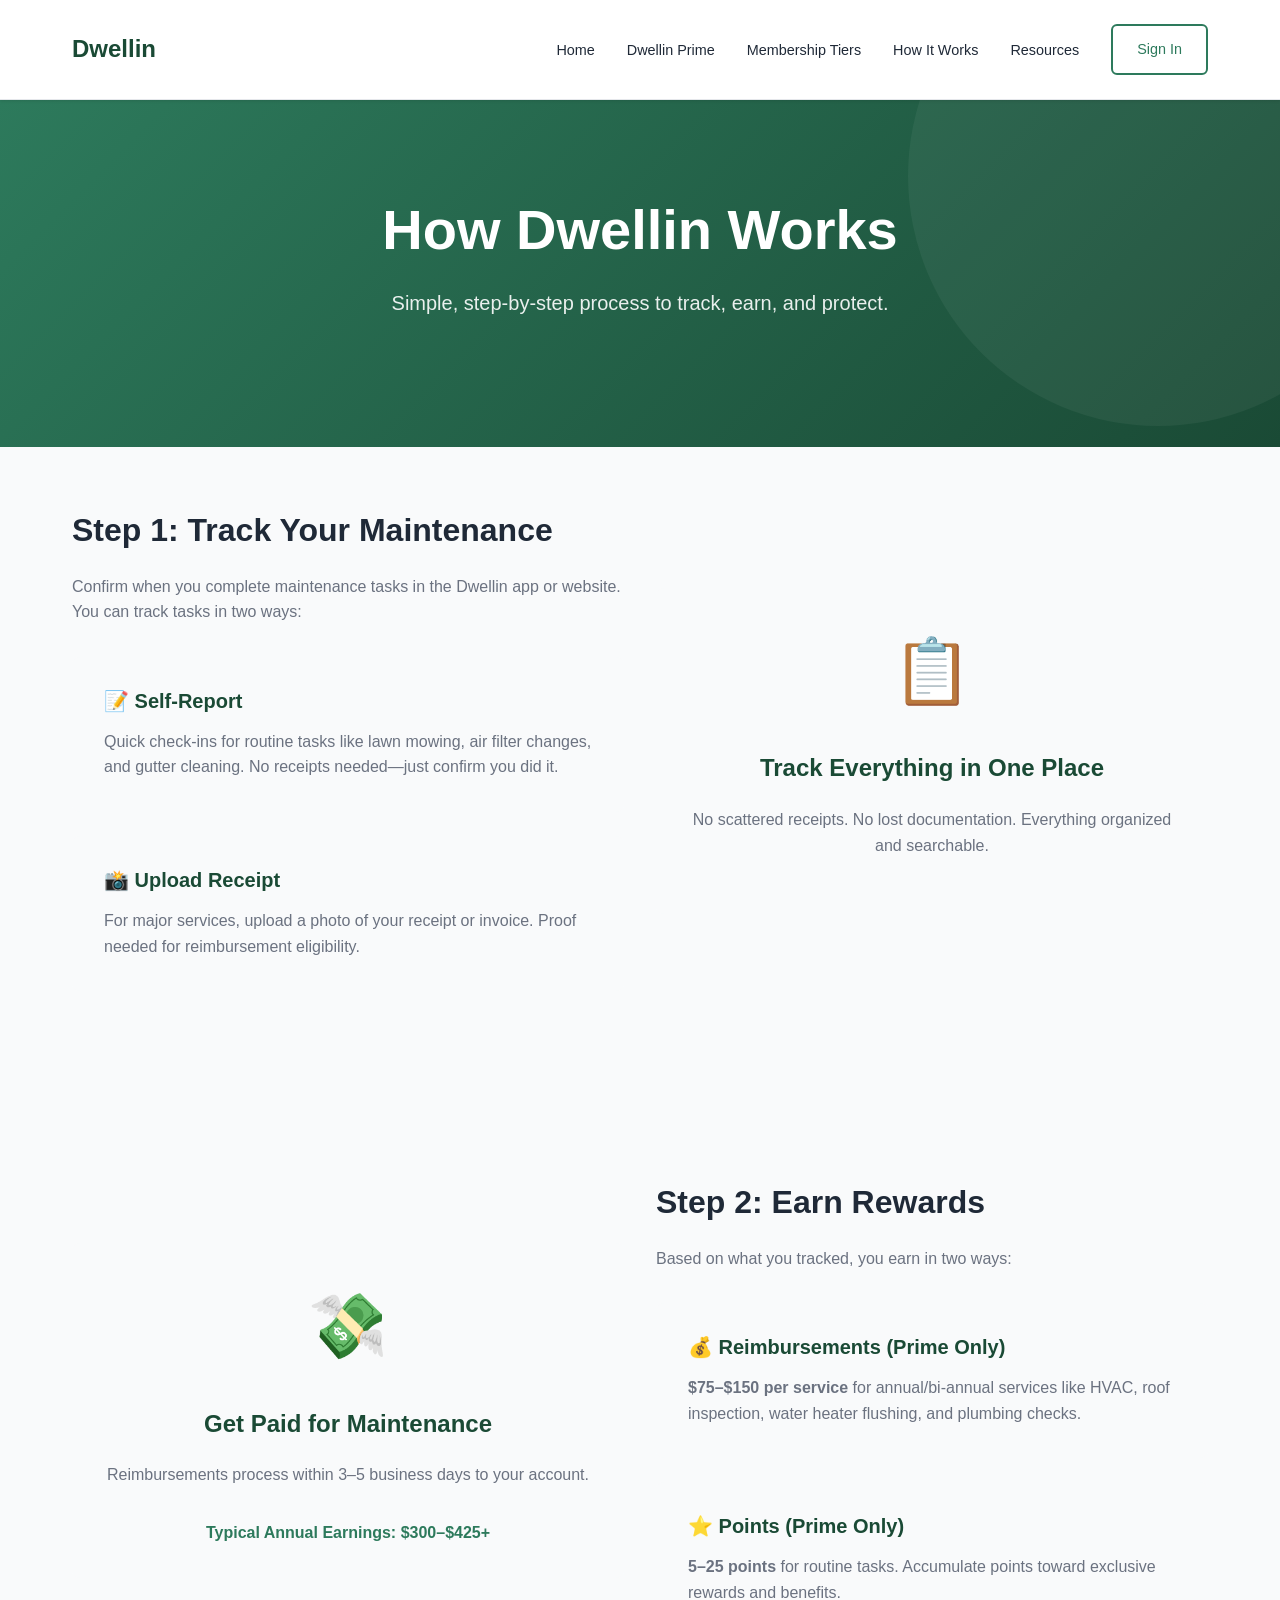
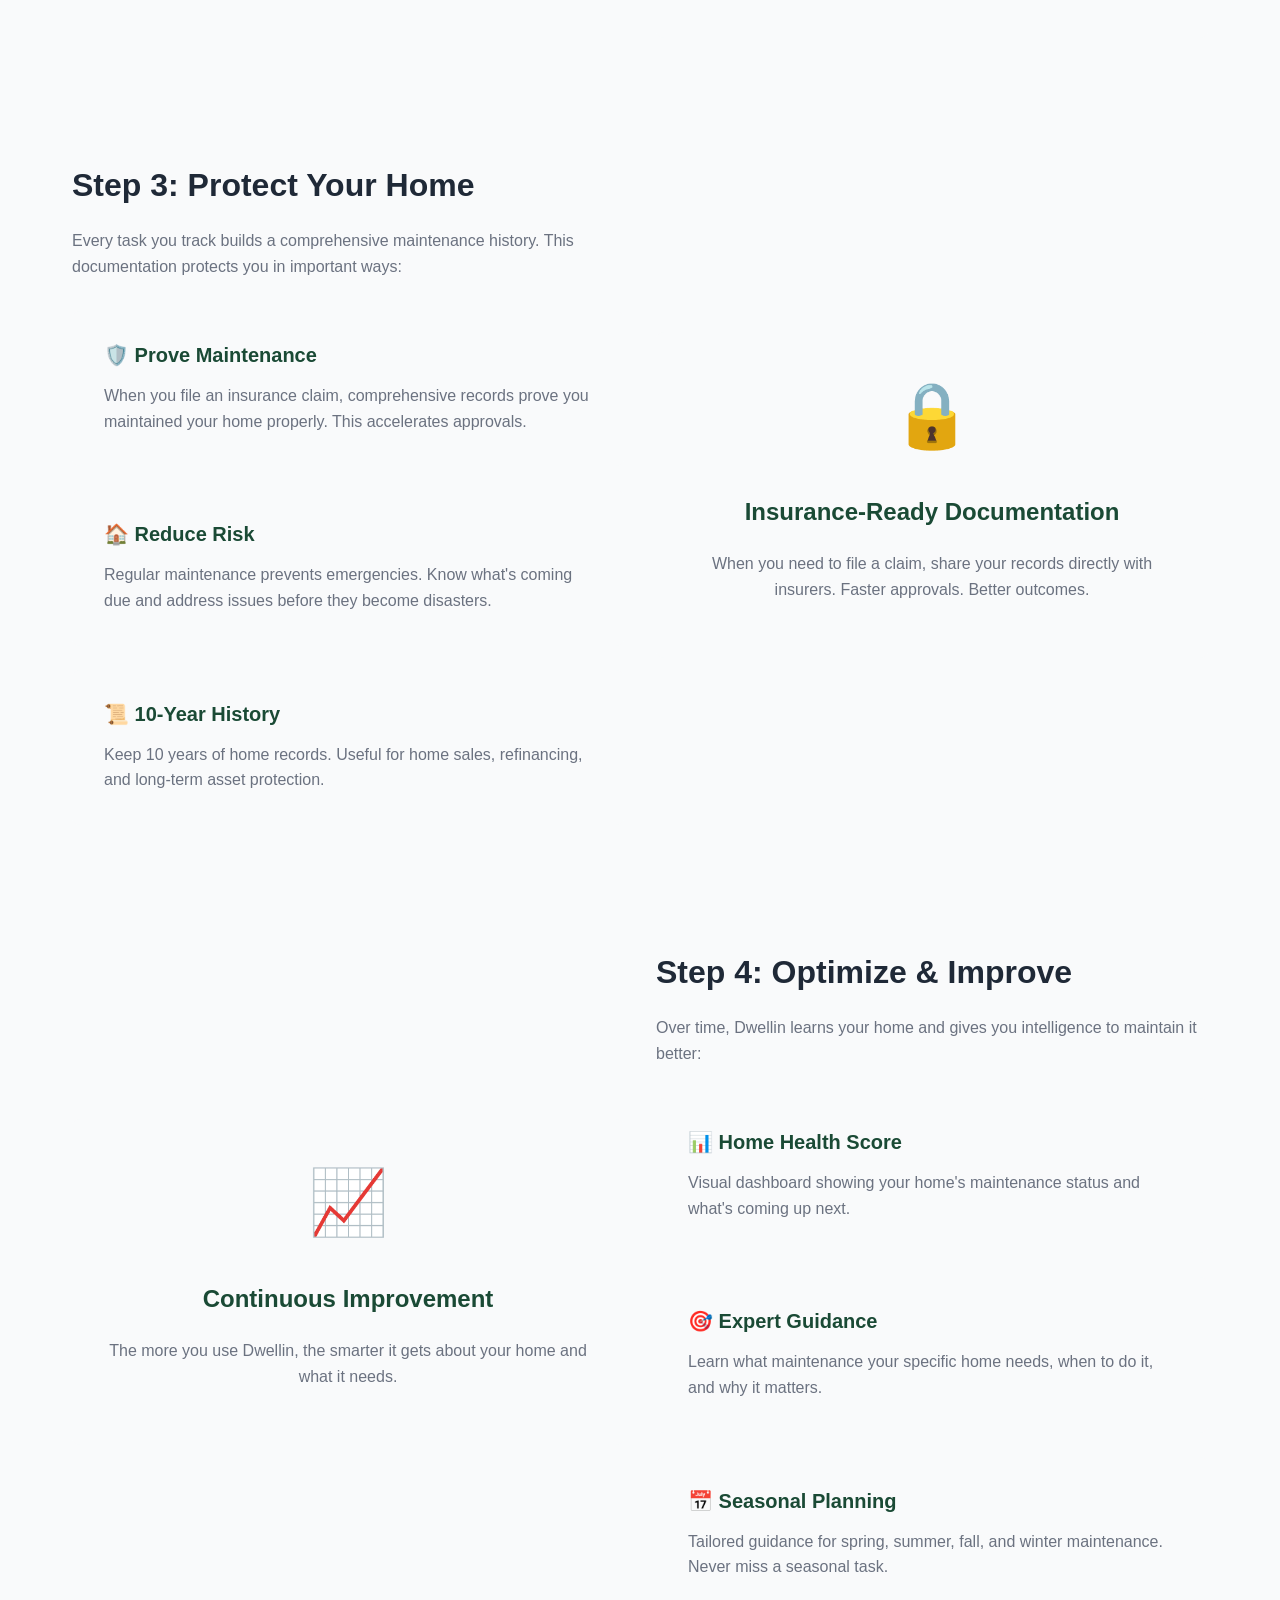
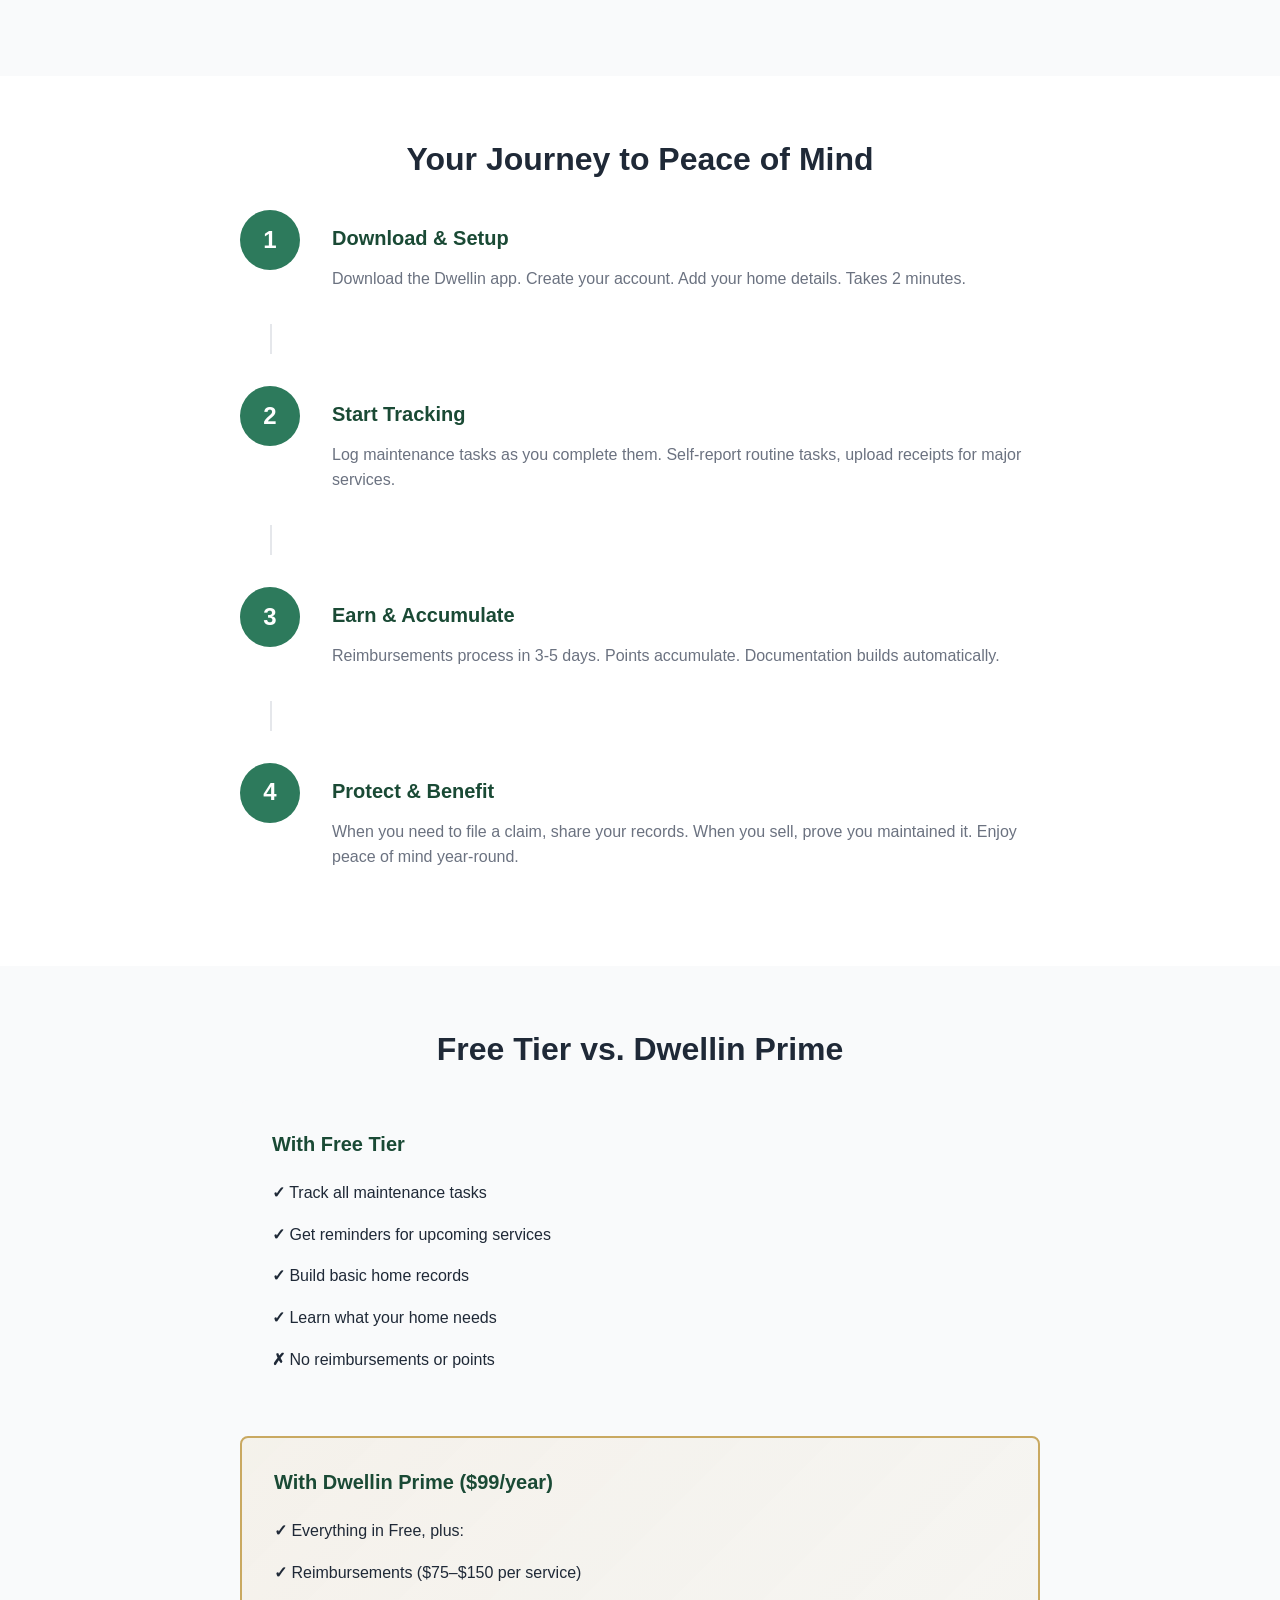
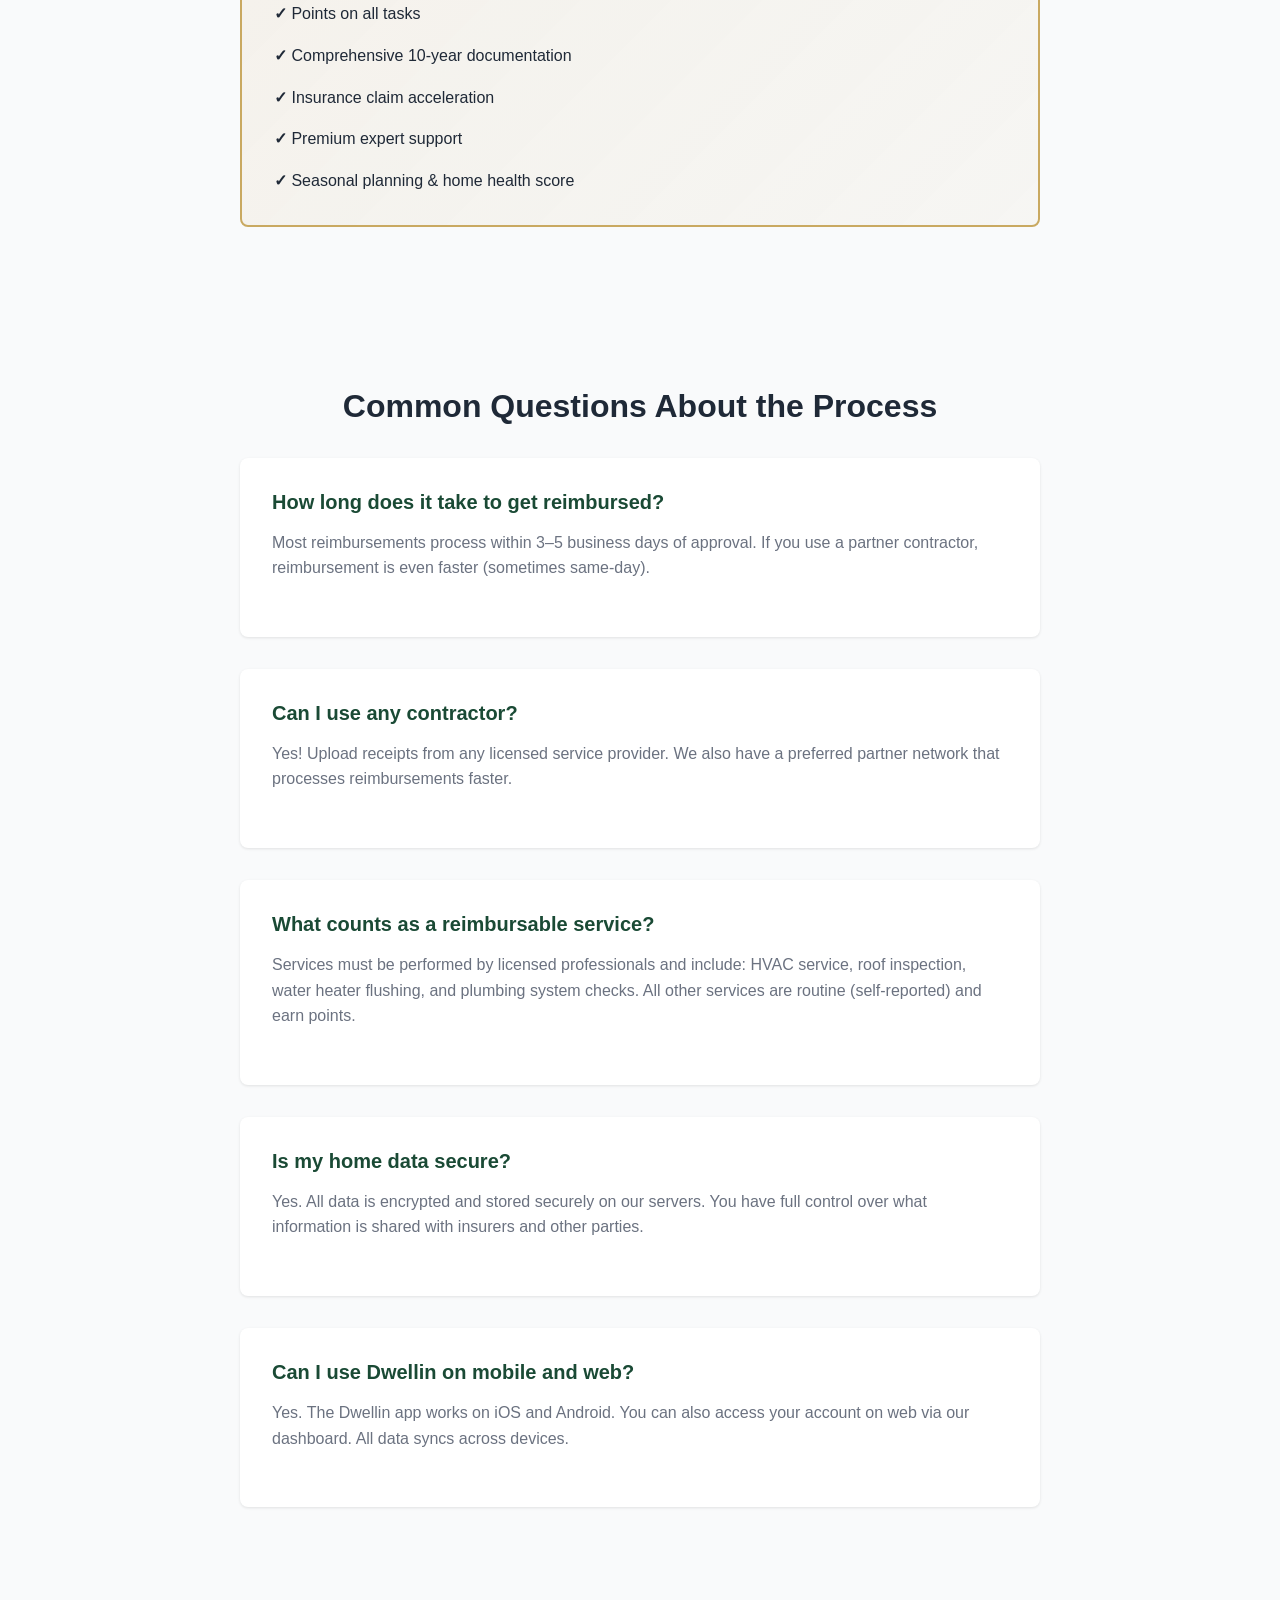
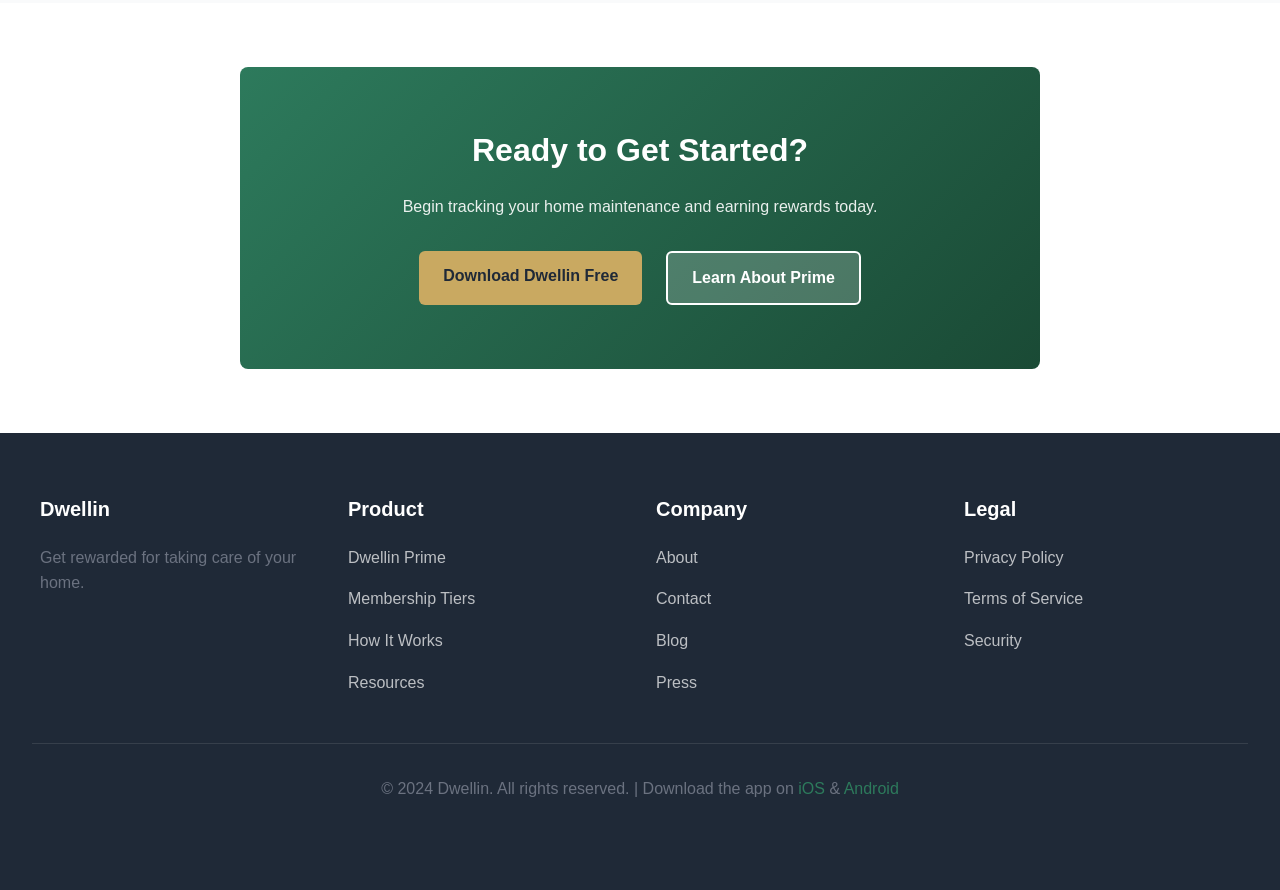
<file: how-it-works.html>
<!DOCTYPE html>
<html lang="en">
<head>
  <meta charset="UTF-8">
  <meta name="viewport" content="width=device-width, initial-scale=1.0">
  <title>How Dwellin Works - Get Rewarded for Home Maintenance</title>
  <link rel="stylesheet" href="styles.css">
</head>
<body>
  <!-- NAVIGATION -->
  <header>
    <nav class="navbar">
      <a href="/" class="logo">Dwellin</a>
      <ul class="nav-links">
        <li><a href="/">Home</a></li>
        <li><a href="prime.html">Dwellin Prime</a></li>
        <li><a href="pricing.html">Membership Tiers</a></li>
        <li><a href="how-it-works.html">How It Works</a></li>
        <li><a href="resources.html">Resources</a></li>
        <li><a href="#" class="cta-button secondary">Sign In</a></li>
      </ul>
    </nav>
  </header>

  <!-- HERO SECTION -->
  <section class="hero">
    <div class="hero-content">
      <h1>How Dwellin Works</h1>
      <p>Simple, step-by-step process to track, earn, and protect.</p>
    </div>
  </section>

  <!-- STEP 1: TRACK -->
  <section class="benefits">
    <div class="container">
      <div style="display: grid; grid-template-columns: 1fr 1fr; gap: var(--spacing-lg); align-items: center; margin-bottom: var(--spacing-2xl);">
        <div>
          <h2>Step 1: Track Your Maintenance</h2>
          <p>Confirm when you complete maintenance tasks in the Dwellin app or website. You can track tasks in two ways:</p>
          
          <div style="background: var(--bg-light); padding: var(--spacing-lg); border-radius: 0.5rem; margin-top: var(--spacing-lg);">
            <h4 style="color: var(--primary-dark); margin-bottom: var(--spacing-sm);">📝 Self-Report</h4>
            <p style="margin-bottom: 0;">Quick check-ins for routine tasks like lawn mowing, air filter changes, and gutter cleaning. No receipts needed—just confirm you did it.</p>
          </div>
          
          <div style="background: var(--bg-light); padding: var(--spacing-lg); border-radius: 0.5rem; margin-top: var(--spacing-md);">
            <h4 style="color: var(--primary-dark); margin-bottom: var(--spacing-sm);">📸 Upload Receipt</h4>
            <p style="margin-bottom: 0;">For major services, upload a photo of your receipt or invoice. Proof needed for reimbursement eligibility.</p>
          </div>
        </div>
        
        <div style="background: var(--bg-light); padding: var(--spacing-lg); border-radius: 0.5rem; text-align: center;">
          <div style="font-size: 4rem; margin-bottom: var(--spacing-lg);">📋</div>
          <h3 style="color: var(--primary-dark); margin-bottom: var(--spacing-md);">Track Everything in One Place</h3>
          <p>No scattered receipts. No lost documentation. Everything organized and searchable.</p>
        </div>
      </div>
    </div>
  </section>

  <!-- STEP 2: EARN -->
  <section class="features">
    <div class="container">
      <div style="display: grid; grid-template-columns: 1fr 1fr; gap: var(--spacing-lg); align-items: center;">
        <div style="order: 2;">
          <h2>Step 2: Earn Rewards</h2>
          <p>Based on what you tracked, you earn in two ways:</p>
          
          <div style="background: var(--bg-light); padding: var(--spacing-lg); border-radius: 0.5rem; margin-top: var(--spacing-lg);">
            <h4 style="color: var(--primary-dark); margin-bottom: var(--spacing-sm);">💰 Reimbursements (Prime Only)</h4>
            <p style="margin-bottom: 0;"><strong>$75–$150 per service</strong> for annual/bi-annual services like HVAC, roof inspection, water heater flushing, and plumbing checks.</p>
          </div>
          
          <div style="background: var(--bg-light); padding: var(--spacing-lg); border-radius: 0.5rem; margin-top: var(--spacing-md);">
            <h4 style="color: var(--primary-dark); margin-bottom: var(--spacing-sm);">⭐ Points (Prime Only)</h4>
            <p style="margin-bottom: 0;"><strong>5–25 points</strong> for routine tasks. Accumulate points toward exclusive rewards and benefits.</p>
          </div>
        </div>
        
        <div style="order: 1; background: var(--bg-light); padding: var(--spacing-lg); border-radius: 0.5rem; text-align: center;">
          <div style="font-size: 4rem; margin-bottom: var(--spacing-lg);">💸</div>
          <h3 style="color: var(--primary-dark); margin-bottom: var(--spacing-md);">Get Paid for Maintenance</h3>
          <p>Reimbursements process within 3–5 business days to your account.</p>
          <p style="margin-bottom: 0; margin-top: var(--spacing-lg); font-weight: 600; color: var(--primary-green);">Typical Annual Earnings: $300–$425+</p>
        </div>
      </div>
    </div>
  </section>

  <!-- STEP 3: PROTECT -->
  <section class="benefits">
    <div class="container">
      <div style="display: grid; grid-template-columns: 1fr 1fr; gap: var(--spacing-lg); align-items: center;">
        <div>
          <h2>Step 3: Protect Your Home</h2>
          <p>Every task you track builds a comprehensive maintenance history. This documentation protects you in important ways:</p>
          
          <div style="background: var(--bg-light); padding: var(--spacing-lg); border-radius: 0.5rem; margin-top: var(--spacing-lg);">
            <h4 style="color: var(--primary-dark); margin-bottom: var(--spacing-sm);">🛡️ Prove Maintenance</h4>
            <p style="margin-bottom: 0;">When you file an insurance claim, comprehensive records prove you maintained your home properly. This accelerates approvals.</p>
          </div>
          
          <div style="background: var(--bg-light); padding: var(--spacing-lg); border-radius: 0.5rem; margin-top: var(--spacing-md);">
            <h4 style="color: var(--primary-dark); margin-bottom: var(--spacing-sm);">🏠 Reduce Risk</h4>
            <p style="margin-bottom: 0;">Regular maintenance prevents emergencies. Know what's coming due and address issues before they become disasters.</p>
          </div>
          
          <div style="background: var(--bg-light); padding: var(--spacing-lg); border-radius: 0.5rem; margin-top: var(--spacing-md);">
            <h4 style="color: var(--primary-dark); margin-bottom: var(--spacing-sm);">📜 10-Year History</h4>
            <p style="margin-bottom: 0;">Keep 10 years of home records. Useful for home sales, refinancing, and long-term asset protection.</p>
          </div>
        </div>
        
        <div style="background: var(--bg-light); padding: var(--spacing-lg); border-radius: 0.5rem; text-align: center;">
          <div style="font-size: 4rem; margin-bottom: var(--spacing-lg);">🔒</div>
          <h3 style="color: var(--primary-dark); margin-bottom: var(--spacing-md);">Insurance-Ready Documentation</h3>
          <p>When you need to file a claim, share your records directly with insurers. Faster approvals. Better outcomes.</p>
        </div>
      </div>
    </div>
  </section>

  <!-- STEP 4: OPTIMIZE -->
  <section class="features">
    <div class="container">
      <div style="display: grid; grid-template-columns: 1fr 1fr; gap: var(--spacing-lg); align-items: center;">
        <div style="order: 2;">
          <h2>Step 4: Optimize & Improve</h2>
          <p>Over time, Dwellin learns your home and gives you intelligence to maintain it better:</p>
          
          <div style="background: var(--bg-light); padding: var(--spacing-lg); border-radius: 0.5rem; margin-top: var(--spacing-lg);">
            <h4 style="color: var(--primary-dark); margin-bottom: var(--spacing-sm);">📊 Home Health Score</h4>
            <p style="margin-bottom: 0;">Visual dashboard showing your home's maintenance status and what's coming up next.</p>
          </div>
          
          <div style="background: var(--bg-light); padding: var(--spacing-lg); border-radius: 0.5rem; margin-top: var(--spacing-md);">
            <h4 style="color: var(--primary-dark); margin-bottom: var(--spacing-sm);">🎯 Expert Guidance</h4>
            <p style="margin-bottom: 0;">Learn what maintenance your specific home needs, when to do it, and why it matters.</p>
          </div>
          
          <div style="background: var(--bg-light); padding: var(--spacing-lg); border-radius: 0.5rem; margin-top: var(--spacing-md);">
            <h4 style="color: var(--primary-dark); margin-bottom: var(--spacing-sm);">📅 Seasonal Planning</h4>
            <p style="margin-bottom: 0;">Tailored guidance for spring, summer, fall, and winter maintenance. Never miss a seasonal task.</p>
          </div>
        </div>
        
        <div style="order: 1; background: var(--bg-light); padding: var(--spacing-lg); border-radius: 0.5rem; text-align: center;">
          <div style="font-size: 4rem; margin-bottom: var(--spacing-lg);">📈</div>
          <h3 style="color: var(--primary-dark); margin-bottom: var(--spacing-md);">Continuous Improvement</h3>
          <p>The more you use Dwellin, the smarter it gets about your home and what it needs.</p>
        </div>
      </div>
    </div>
  </section>

  <!-- FLOW DIAGRAM -->
  <section class="tiers">
    <div class="container">
      <h2 class="text-center">Your Journey to Peace of Mind</h2>
      
      <div style="max-width: 800px; margin: var(--spacing-lg) auto; position: relative;">
        <!-- Timeline -->
        <div style="display: flex; flex-direction: column; gap: var(--spacing-lg);">
          <!-- Point 1 -->
          <div style="display: flex; gap: var(--spacing-lg);">
            <div style="flex-shrink: 0;">
              <div style="width: 60px; height: 60px; background: var(--primary-green); color: white; border-radius: 50%; display: flex; align-items: center; justify-content: center; font-weight: 700; font-size: 1.5rem;">1</div>
            </div>
            <div style="flex-grow: 1; padding-top: var(--spacing-sm);">
              <h4 style="color: var(--primary-dark); margin-bottom: var(--spacing-sm);">Download & Setup</h4>
              <p style="margin-bottom: 0;">Download the Dwellin app. Create your account. Add your home details. Takes 2 minutes.</p>
            </div>
          </div>
          
          <!-- Connector -->
          <div style="width: 2px; height: 30px; background: var(--border-light); margin-left: 30px;"></div>
          
          <!-- Point 2 -->
          <div style="display: flex; gap: var(--spacing-lg);">
            <div style="flex-shrink: 0;">
              <div style="width: 60px; height: 60px; background: var(--primary-green); color: white; border-radius: 50%; display: flex; align-items: center; justify-content: center; font-weight: 700; font-size: 1.5rem;">2</div>
            </div>
            <div style="flex-grow: 1; padding-top: var(--spacing-sm);">
              <h4 style="color: var(--primary-dark); margin-bottom: var(--spacing-sm);">Start Tracking</h4>
              <p style="margin-bottom: 0;">Log maintenance tasks as you complete them. Self-report routine tasks, upload receipts for major services.</p>
            </div>
          </div>
          
          <!-- Connector -->
          <div style="width: 2px; height: 30px; background: var(--border-light); margin-left: 30px;"></div>
          
          <!-- Point 3 -->
          <div style="display: flex; gap: var(--spacing-lg);">
            <div style="flex-shrink: 0;">
              <div style="width: 60px; height: 60px; background: var(--primary-green); color: white; border-radius: 50%; display: flex; align-items: center; justify-content: center; font-weight: 700; font-size: 1.5rem;">3</div>
            </div>
            <div style="flex-grow: 1; padding-top: var(--spacing-sm);">
              <h4 style="color: var(--primary-dark); margin-bottom: var(--spacing-sm);">Earn & Accumulate</h4>
              <p style="margin-bottom: 0;">Reimbursements process in 3-5 days. Points accumulate. Documentation builds automatically.</p>
            </div>
          </div>
          
          <!-- Connector -->
          <div style="width: 2px; height: 30px; background: var(--border-light); margin-left: 30px;"></div>
          
          <!-- Point 4 -->
          <div style="display: flex; gap: var(--spacing-lg);">
            <div style="flex-shrink: 0;">
              <div style="width: 60px; height: 60px; background: var(--primary-green); color: white; border-radius: 50%; display: flex; align-items: center; justify-content: center; font-weight: 700; font-size: 1.5rem;">4</div>
            </div>
            <div style="flex-grow: 1; padding-top: var(--spacing-sm);">
              <h4 style="color: var(--primary-dark); margin-bottom: var(--spacing-sm);">Protect & Benefit</h4>
              <p style="margin-bottom: 0;">When you need to file a claim, share your records. When you sell, prove you maintained it. Enjoy peace of mind year-round.</p>
            </div>
          </div>
        </div>
      </div>
    </div>
  </section>

  <!-- FREE VS PRIME TRACKING -->
  <section class="benefits">
    <div class="container">
      <h2 class="text-center">Free Tier vs. Dwellin Prime</h2>
      
      <div style="max-width: 800px; margin: var(--spacing-lg) auto;">
        <div style="background: var(--bg-light); padding: var(--spacing-lg); border-radius: 0.5rem; margin-bottom: var(--spacing-lg);">
          <h4 style="color: var(--primary-dark); margin-bottom: var(--spacing-md);">With Free Tier</h4>
          <ul style="list-style: none;">
            <li style="margin-bottom: var(--spacing-sm);"><strong>✓</strong> Track all maintenance tasks</li>
            <li style="margin-bottom: var(--spacing-sm);"><strong>✓</strong> Get reminders for upcoming services</li>
            <li style="margin-bottom: var(--spacing-sm);"><strong>✓</strong> Build basic home records</li>
            <li style="margin-bottom: var(--spacing-sm);"><strong>✓</strong> Learn what your home needs</li>
            <li><strong>✗</strong> No reimbursements or points</li>
          </ul>
        </div>
        
        <div style="background: linear-gradient(135deg, rgba(201, 169, 97, 0.1) 0%, rgba(201, 169, 97, 0.05) 100%); padding: var(--spacing-lg); border-radius: 0.5rem; border: 2px solid var(--accent-gold);">
          <h4 style="color: var(--primary-dark); margin-bottom: var(--spacing-md);">With Dwellin Prime ($99/year)</h4>
          <ul style="list-style: none;">
            <li style="margin-bottom: var(--spacing-sm);"><strong>✓</strong> Everything in Free, plus:</li>
            <li style="margin-bottom: var(--spacing-sm);"><strong>✓</strong> Reimbursements ($75–$150 per service)</li>
            <li style="margin-bottom: var(--spacing-sm);"><strong>✓</strong> Points on all tasks</li>
            <li style="margin-bottom: var(--spacing-sm);"><strong>✓</strong> Comprehensive 10-year documentation</li>
            <li style="margin-bottom: var(--spacing-sm);"><strong>✓</strong> Insurance claim acceleration</li>
            <li style="margin-bottom: var(--spacing-sm);"><strong>✓</strong> Premium expert support</li>
            <li><strong>✓</strong> Seasonal planning & home health score</li>
          </ul>
        </div>
      </div>
    </div>
  </section>

  <!-- COMMON QUESTIONS -->
  <section class="features">
    <div class="container">
      <h2 class="text-center">Common Questions About the Process</h2>
      
      <div style="max-width: 800px; margin: var(--spacing-lg) auto;">
        <div style="background: white; padding: var(--spacing-lg); border-radius: 0.5rem; margin-bottom: var(--spacing-lg); box-shadow: 0 1px 3px rgba(0, 0, 0, 0.1);">
          <h4 style="color: var(--primary-dark); margin-bottom: var(--spacing-sm);">How long does it take to get reimbursed?</h4>
          <p>Most reimbursements process within 3–5 business days of approval. If you use a partner contractor, reimbursement is even faster (sometimes same-day).</p>
        </div>
        
        <div style="background: white; padding: var(--spacing-lg); border-radius: 0.5rem; margin-bottom: var(--spacing-lg); box-shadow: 0 1px 3px rgba(0, 0, 0, 0.1);">
          <h4 style="color: var(--primary-dark); margin-bottom: var(--spacing-sm);">Can I use any contractor?</h4>
          <p>Yes! Upload receipts from any licensed service provider. We also have a preferred partner network that processes reimbursements faster.</p>
        </div>
        
        <div style="background: white; padding: var(--spacing-lg); border-radius: 0.5rem; margin-bottom: var(--spacing-lg); box-shadow: 0 1px 3px rgba(0, 0, 0, 0.1);">
          <h4 style="color: var(--primary-dark); margin-bottom: var(--spacing-sm);">What counts as a reimbursable service?</h4>
          <p>Services must be performed by licensed professionals and include: HVAC service, roof inspection, water heater flushing, and plumbing system checks. All other services are routine (self-reported) and earn points.</p>
        </div>
        
        <div style="background: white; padding: var(--spacing-lg); border-radius: 0.5rem; margin-bottom: var(--spacing-lg); box-shadow: 0 1px 3px rgba(0, 0, 0, 0.1);">
          <h4 style="color: var(--primary-dark); margin-bottom: var(--spacing-sm);">Is my home data secure?</h4>
          <p>Yes. All data is encrypted and stored securely on our servers. You have full control over what information is shared with insurers and other parties.</p>
        </div>
        
        <div style="background: white; padding: var(--spacing-lg); border-radius: 0.5rem; box-shadow: 0 1px 3px rgba(0, 0, 0, 0.1);">
          <h4 style="color: var(--primary-dark); margin-bottom: var(--spacing-sm);">Can I use Dwellin on mobile and web?</h4>
          <p>Yes. The Dwellin app works on iOS and Android. You can also access your account on web via our dashboard. All data syncs across devices.</p>
        </div>
      </div>
    </div>
  </section>

  <!-- CALL TO ACTION -->
  <section class="cta-section">
    <h2>Ready to Get Started?</h2>
    <p>Begin tracking your home maintenance and earning rewards today.</p>
    <div class="cta-buttons">
      <a href="#" class="cta-button primary">Download Dwellin Free</a>
      <a href="prime.html" class="cta-button secondary-light">Learn About Prime</a>
    </div>
  </section>

  <!-- FOOTER -->
  <footer>
    <div class="footer-content">
      <div class="footer-section">
        <h4>Dwellin</h4>
        <p>Get rewarded for taking care of your home.</p>
      </div>
      
      <div class="footer-section">
        <h4>Product</h4>
        <ul>
          <li><a href="prime.html">Dwellin Prime</a></li>
          <li><a href="pricing.html">Membership Tiers</a></li>
          <li><a href="how-it-works.html">How It Works</a></li>
          <li><a href="resources.html">Resources</a></li>
        </ul>
      </div>
      
      <div class="footer-section">
        <h4>Company</h4>
        <ul>
          <li><a href="#">About</a></li>
          <li><a href="#">Contact</a></li>
          <li><a href="#">Blog</a></li>
          <li><a href="#">Press</a></li>
        </ul>
      </div>
      
      <div class="footer-section">
        <h4>Legal</h4>
        <ul>
          <li><a href="#">Privacy Policy</a></li>
          <li><a href="#">Terms of Service</a></li>
          <li><a href="#">Security</a></li>
        </ul>
      </div>
    </div>
    
    <div class="footer-bottom">
      <p>&copy; 2024 Dwellin. All rights reserved. | Download the app on <a href="#">iOS</a> & <a href="#">Android</a></p>
    </div>
  </footer>
</body>
</html>
</file>
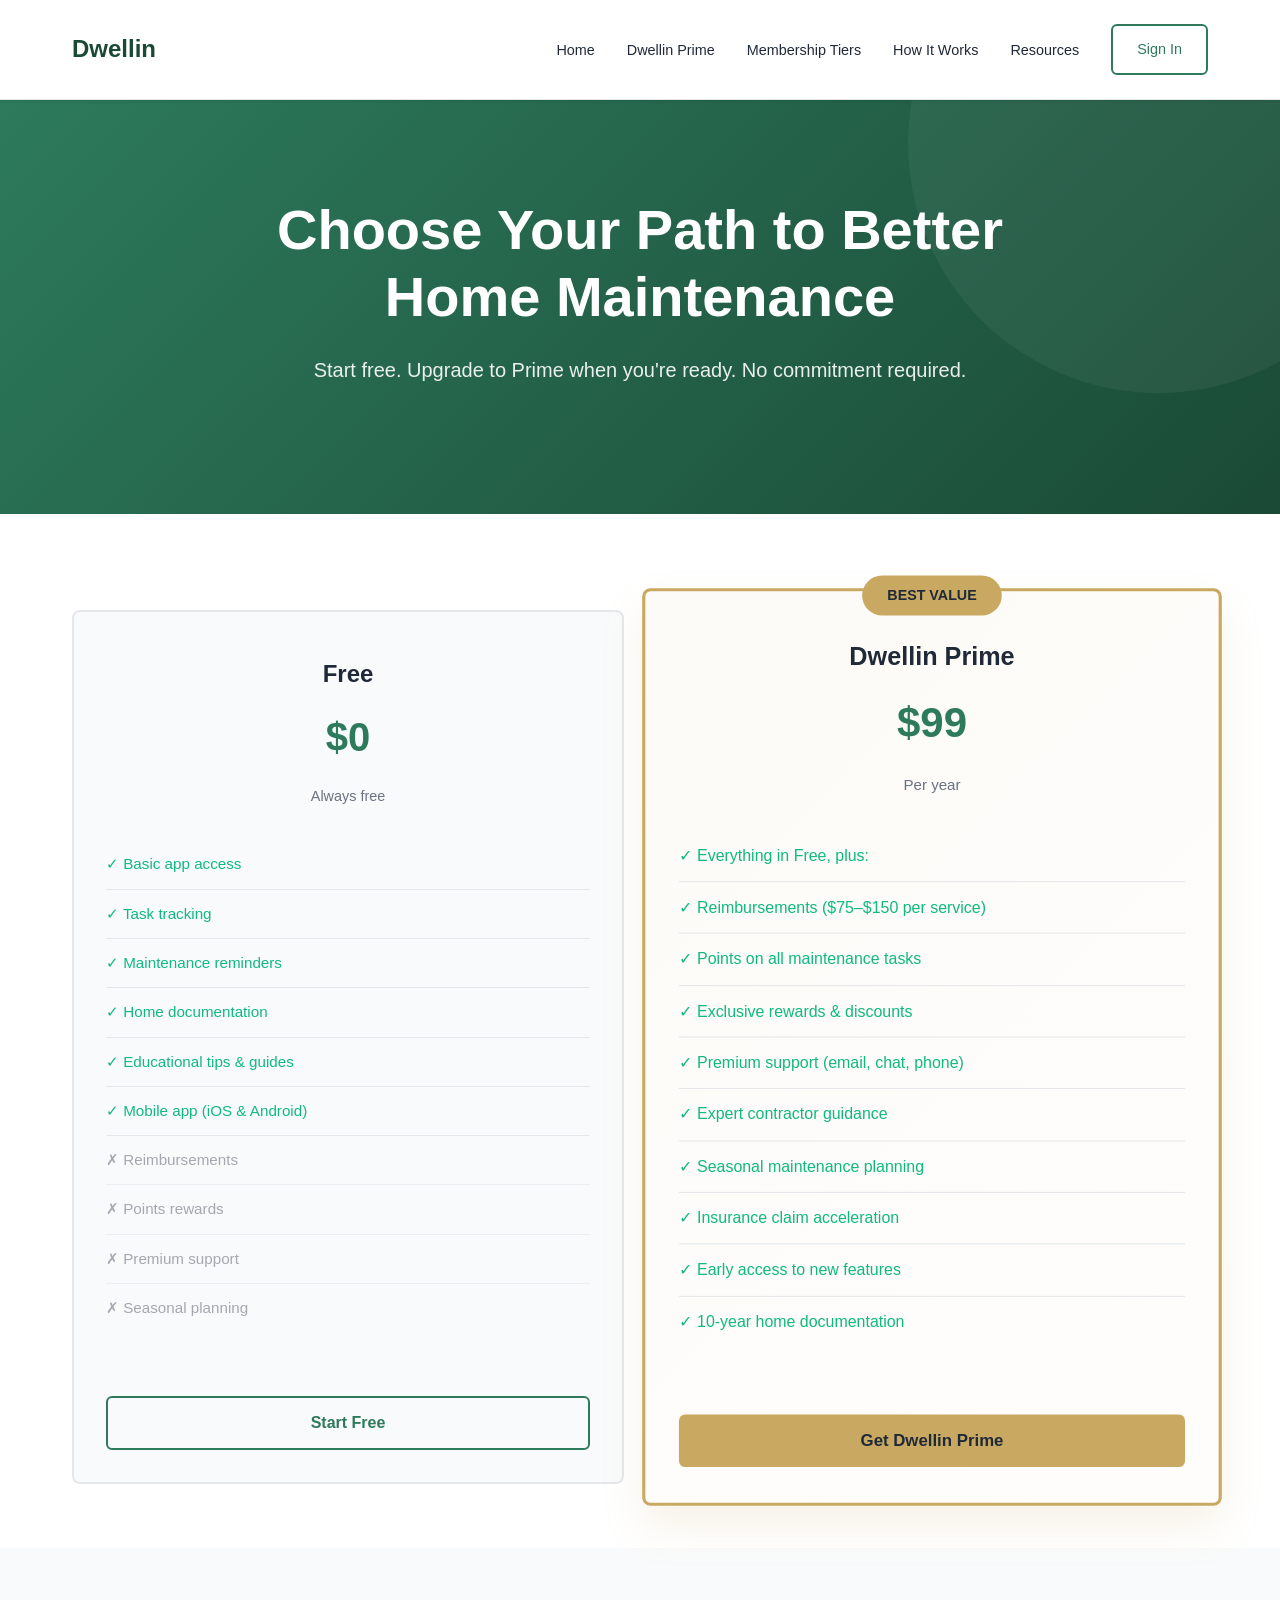
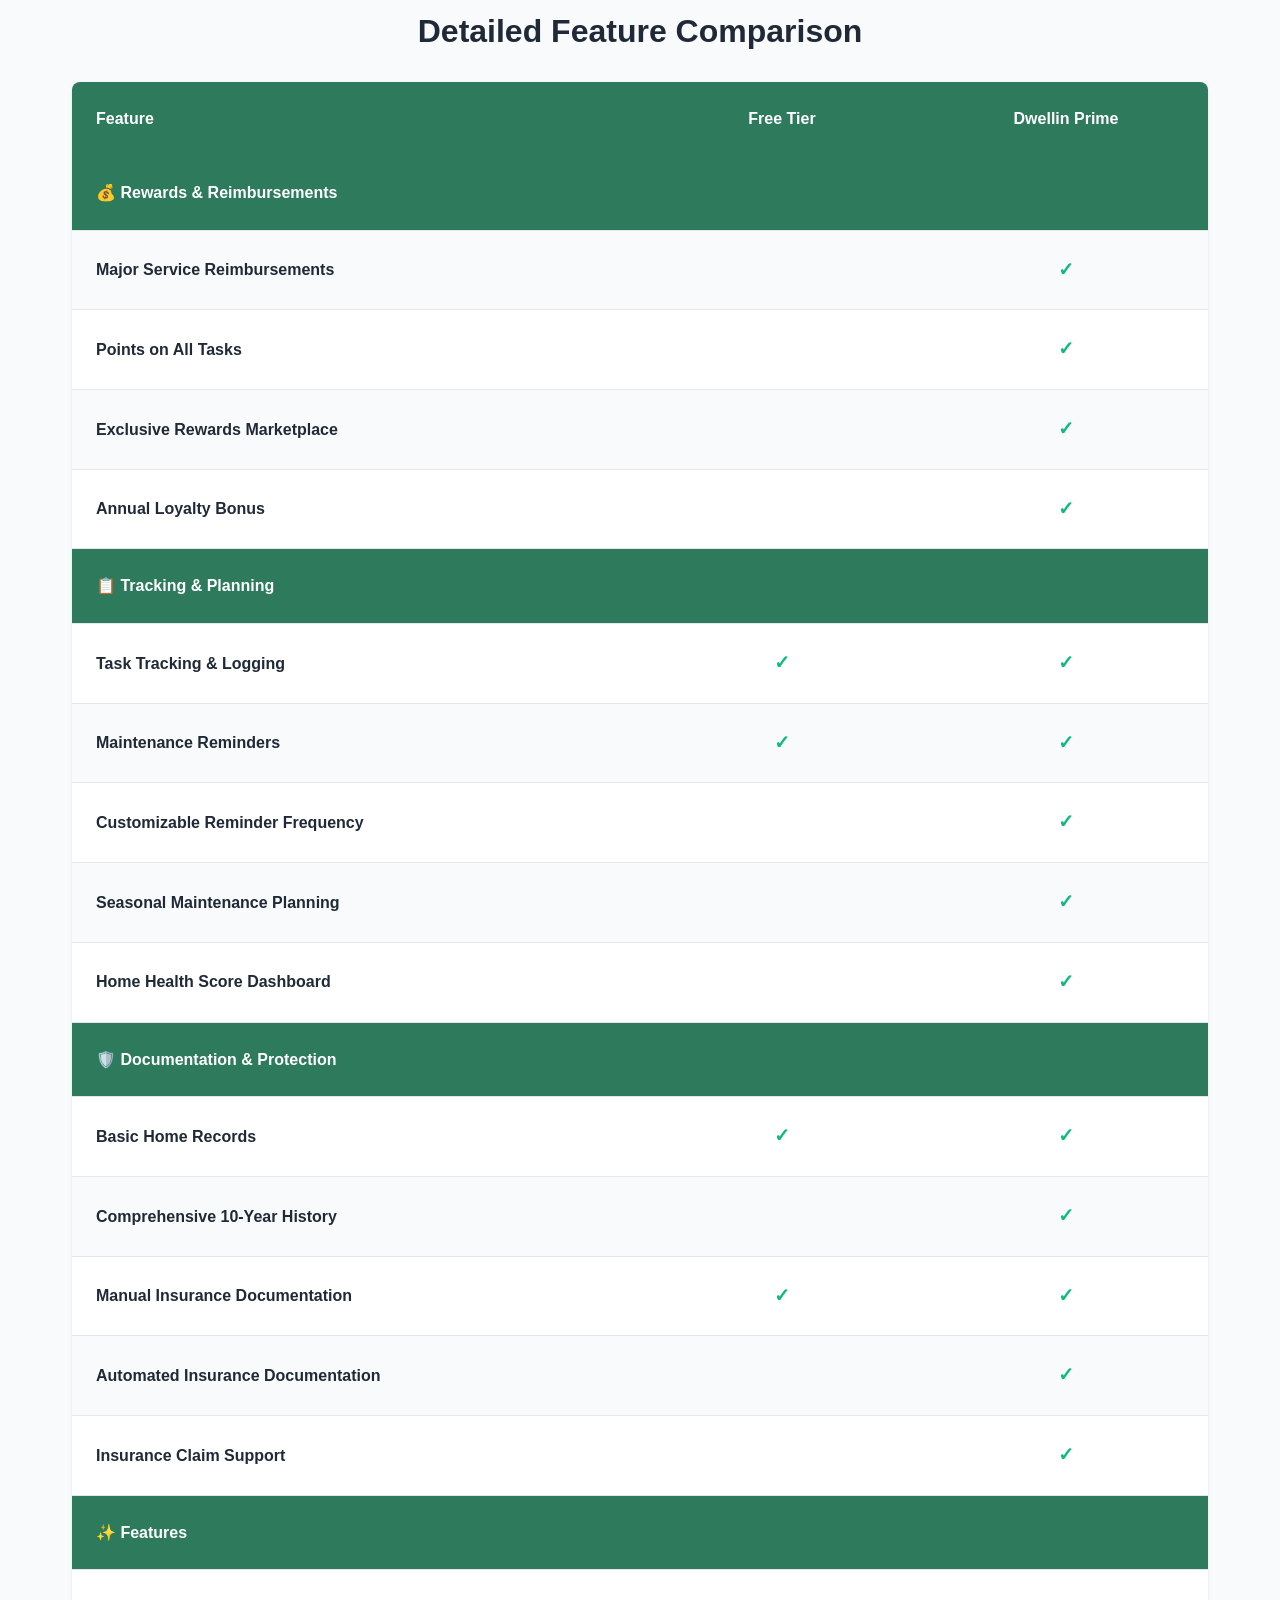
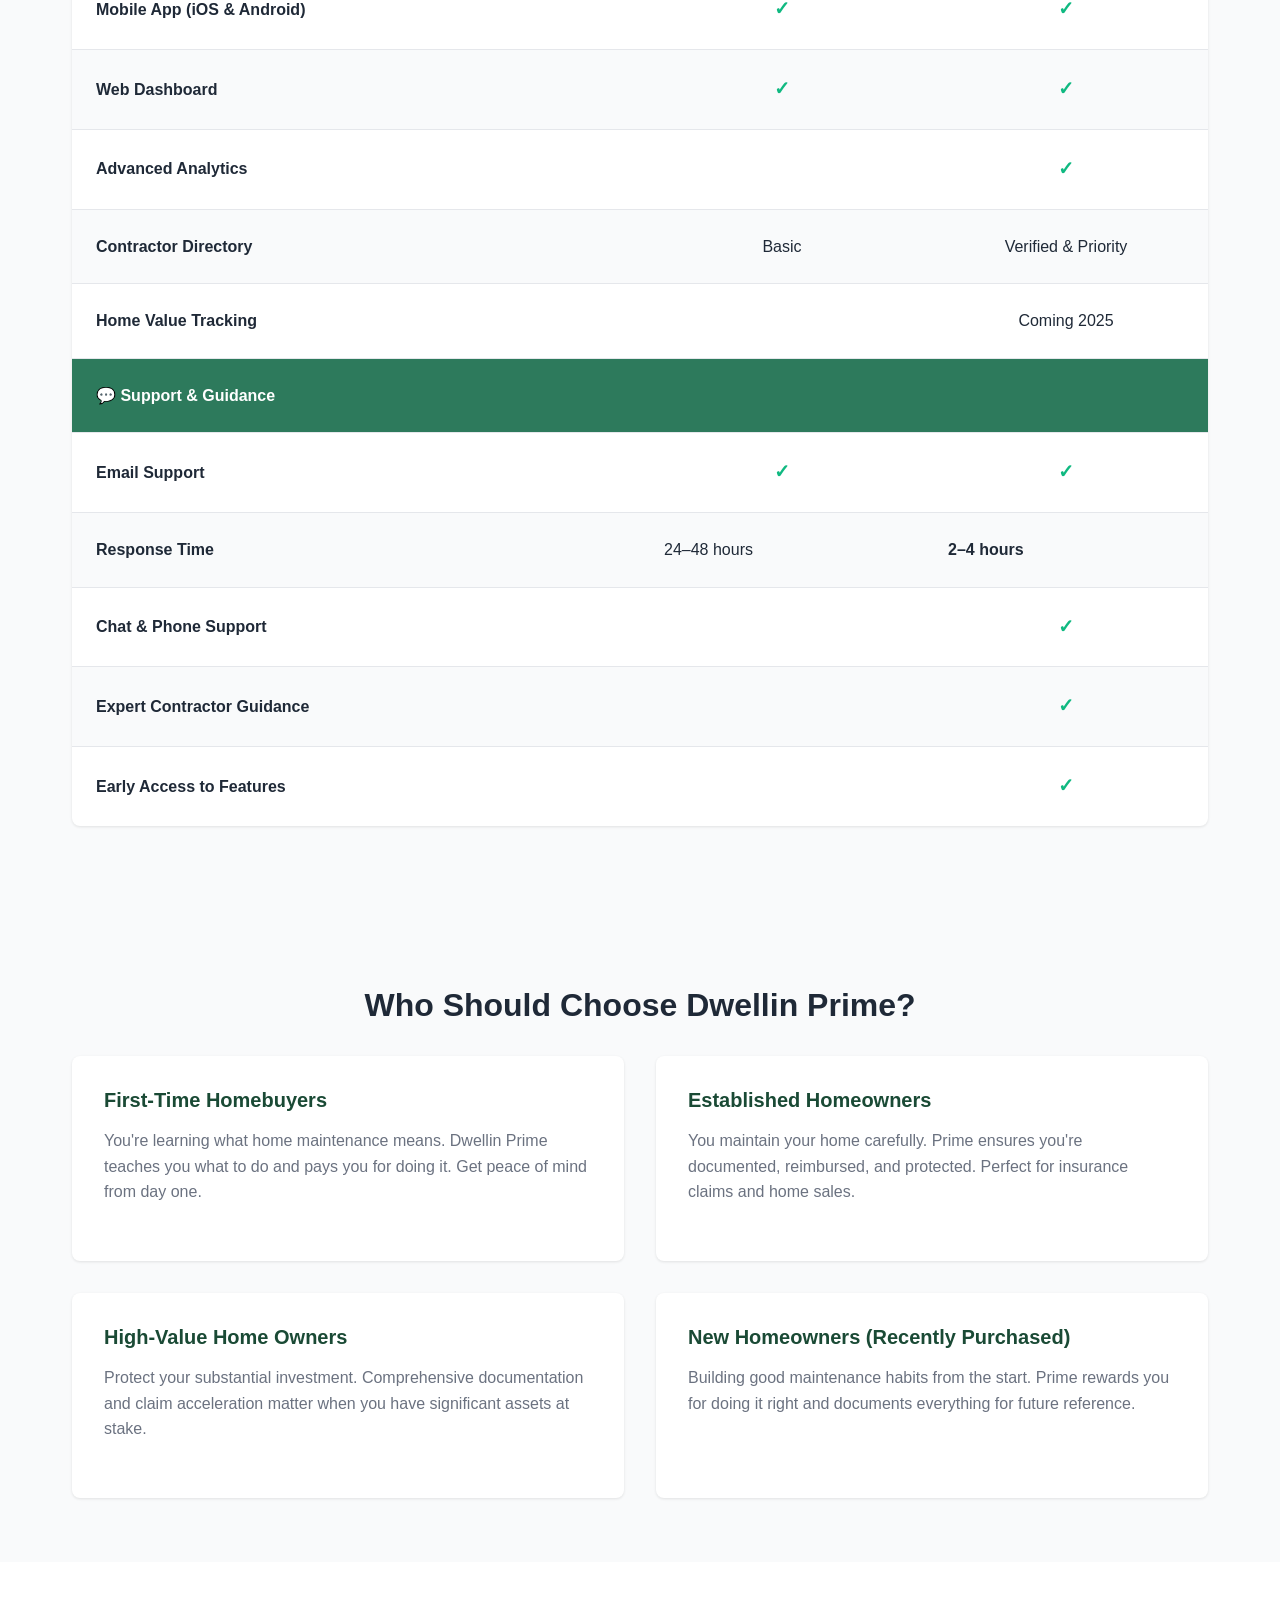
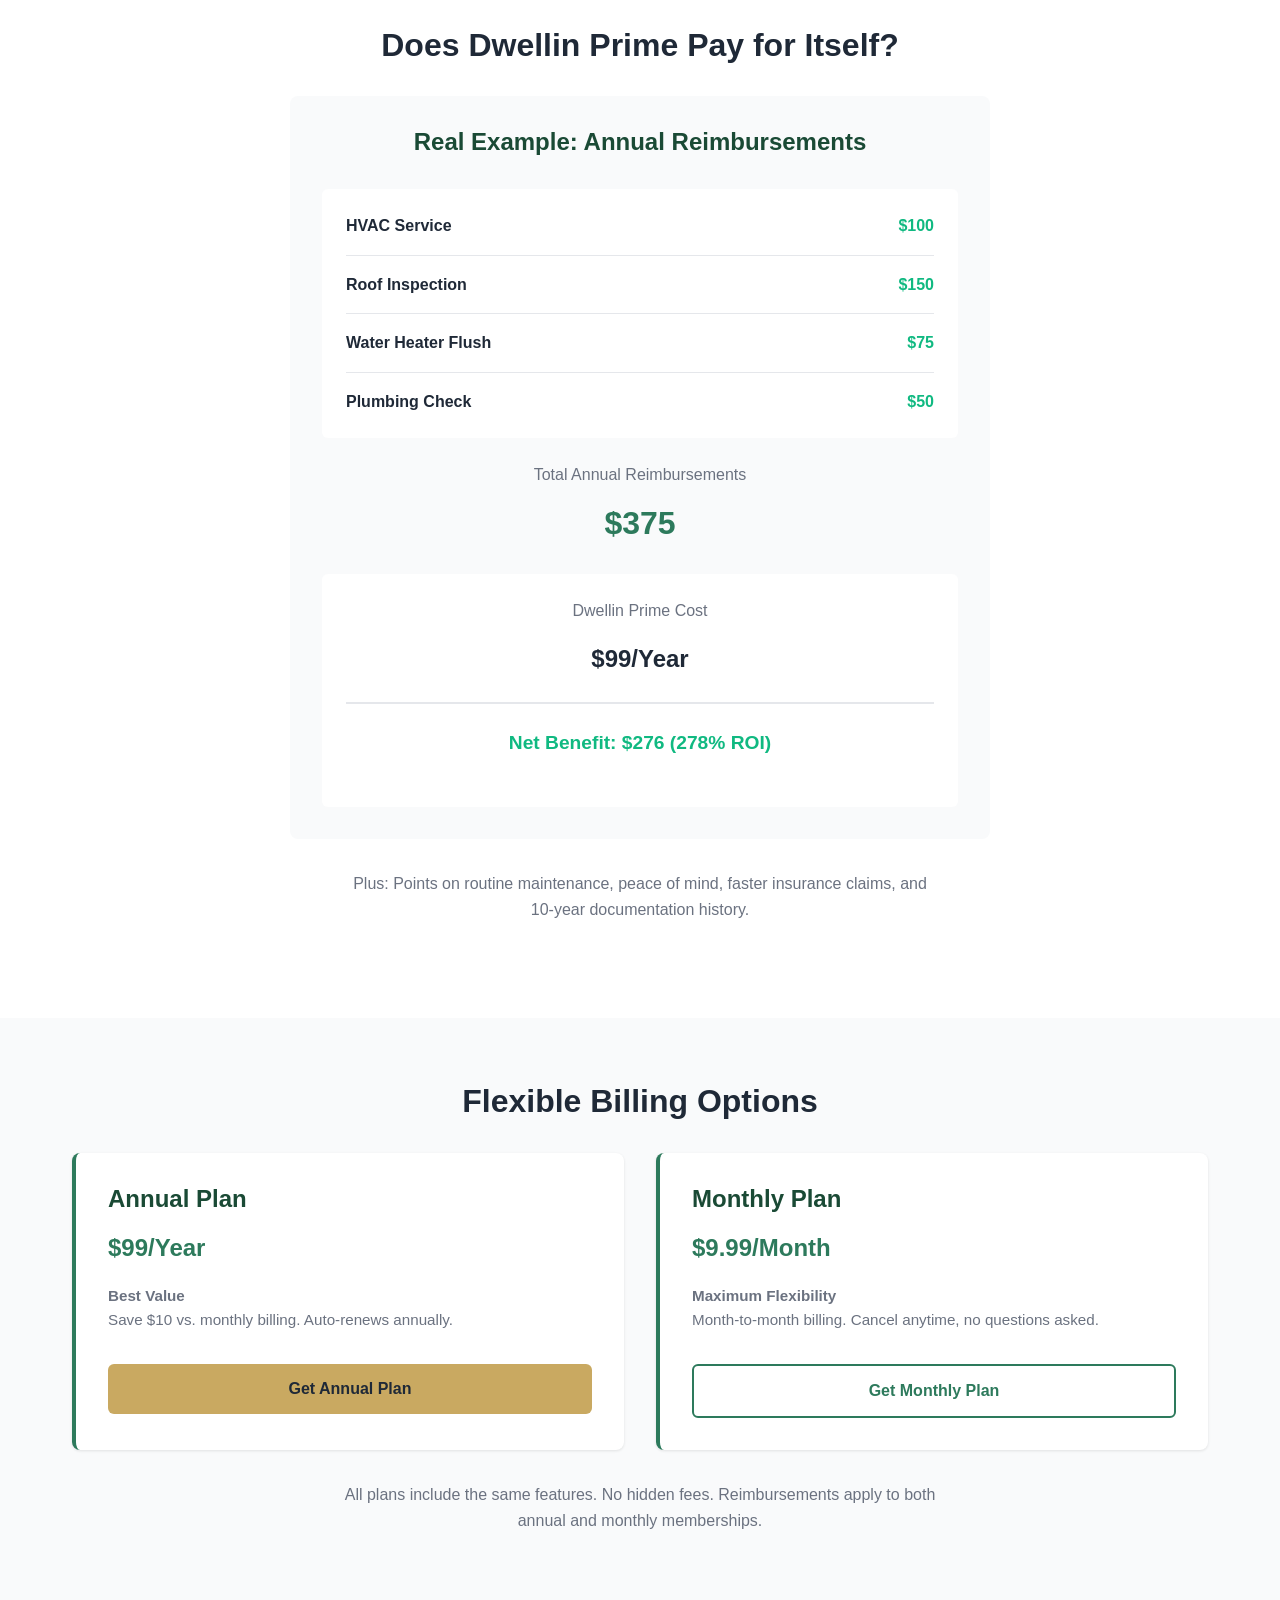
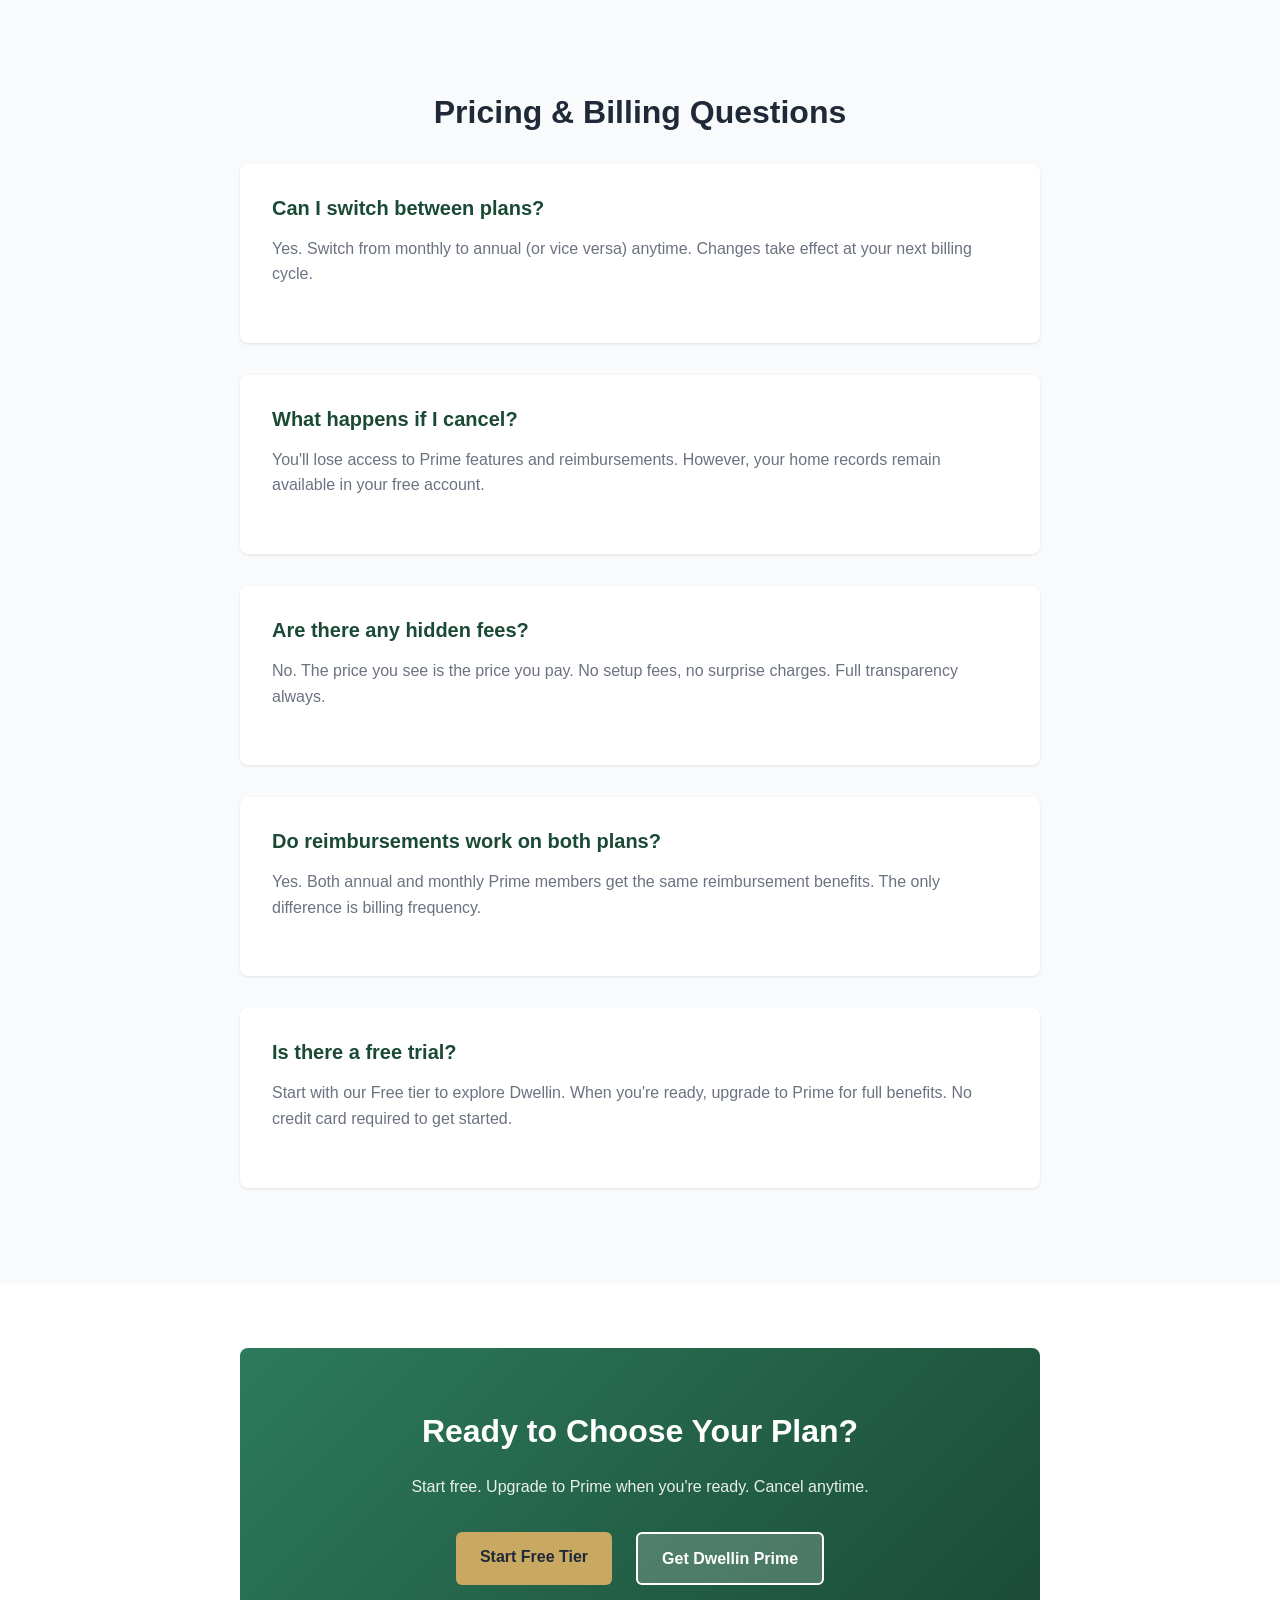
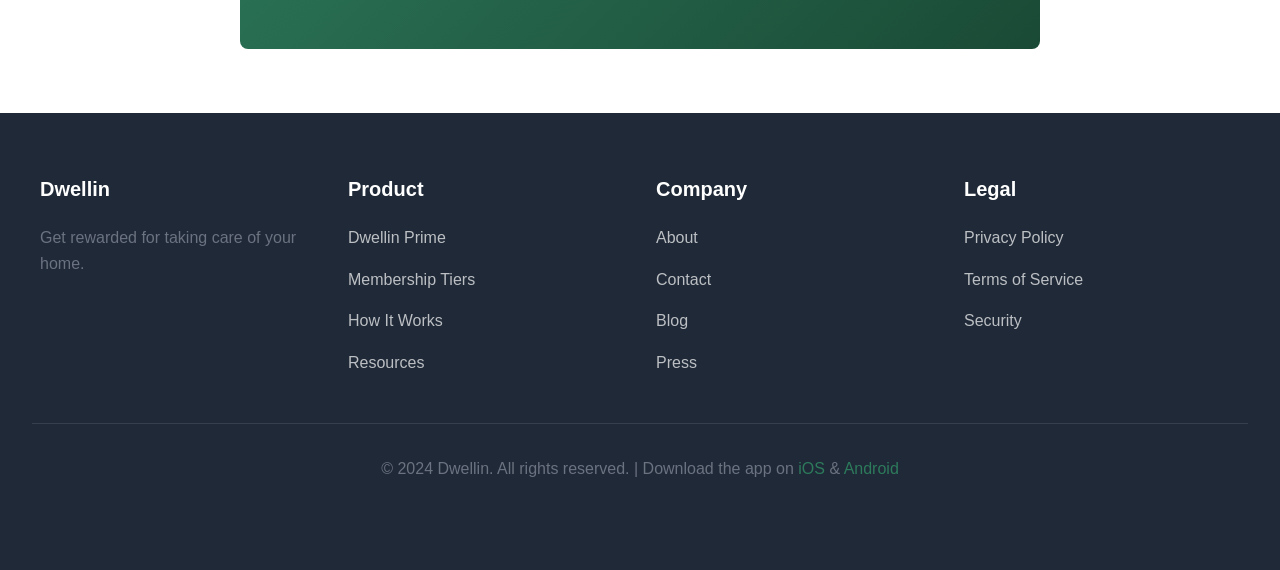
<file: pricing.html>
<!DOCTYPE html>
<html lang="en">
<head>
  <meta charset="UTF-8">
  <meta name="viewport" content="width=device-width, initial-scale=1.0">
  <title>Dwellin Membership Tiers - Choose Your Plan</title>
  <link rel="stylesheet" href="styles.css">
</head>
<body>
  <!-- NAVIGATION -->
  <header>
    <nav class="navbar">
      <a href="/" class="logo">Dwellin</a>
      <ul class="nav-links">
        <li><a href="/">Home</a></li>
        <li><a href="prime.html">Dwellin Prime</a></li>
        <li><a href="pricing.html">Membership Tiers</a></li>
        <li><a href="how-it-works.html">How It Works</a></li>
        <li><a href="resources.html">Resources</a></li>
        <li><a href="#" class="cta-button secondary">Sign In</a></li>
      </ul>
    </nav>
  </header>

  <!-- HERO SECTION -->
  <section class="hero">
    <div class="hero-content">
      <h1>Choose Your Path to Better Home Maintenance</h1>
      <p>Start free. Upgrade to Prime when you're ready. No commitment required.</p>
    </div>
  </section>

  <!-- TIER CARDS -->
  <section class="tiers">
    <div class="container">
      <div class="tiers-grid">
        <!-- FREE TIER -->
        <div class="tier-card">
          <h3 class="tier-name">Free</h3>
          <p class="tier-price">$0</p>
          <p class="tier-price-label">Always free</p>
          
          <div class="tier-features">
            <div class="tier-feature included">✓ Basic app access</div>
            <div class="tier-feature included">✓ Task tracking</div>
            <div class="tier-feature included">✓ Maintenance reminders</div>
            <div class="tier-feature included">✓ Home documentation</div>
            <div class="tier-feature included">✓ Educational tips & guides</div>
            <div class="tier-feature included">✓ Mobile app (iOS & Android)</div>
            <div class="tier-feature excluded">✗ Reimbursements</div>
            <div class="tier-feature excluded">✗ Points rewards</div>
            <div class="tier-feature excluded">✗ Premium support</div>
            <div class="tier-feature excluded">✗ Seasonal planning</div>
          </div>
          
          <a href="#" class="cta-button secondary tier-cta">Start Free</a>
        </div>
        
        <!-- PREMIUM TIER -->
        <div class="tier-card premium">
          <div class="tier-badge">BEST VALUE</div>
          <h3 class="tier-name">Dwellin Prime</h3>
          <p class="tier-price">$99</p>
          <p class="tier-price-label">Per year</p>
          
          <div class="tier-features">
            <div class="tier-feature included">✓ Everything in Free, plus:</div>
            <div class="tier-feature included">✓ Reimbursements ($75–$150 per service)</div>
            <div class="tier-feature included">✓ Points on all maintenance tasks</div>
            <div class="tier-feature included">✓ Exclusive rewards & discounts</div>
            <div class="tier-feature included">✓ Premium support (email, chat, phone)</div>
            <div class="tier-feature included">✓ Expert contractor guidance</div>
            <div class="tier-feature included">✓ Seasonal maintenance planning</div>
            <div class="tier-feature included">✓ Insurance claim acceleration</div>
            <div class="tier-feature included">✓ Early access to new features</div>
            <div class="tier-feature included">✓ 10-year home documentation</div>
          </div>
          
          <a href="prime.html" class="cta-button primary tier-cta">Get Dwellin Prime</a>
        </div>
      </div>
    </div>
  </section>

  <!-- DETAILED COMPARISON TABLE -->
  <section class="benefits">
    <div class="container">
      <h2 class="text-center">Detailed Feature Comparison</h2>
      
      <table class="comparison-table">
        <thead>
          <tr>
            <th>Feature</th>
            <th style="text-align: center; width: 25%;">Free Tier</th>
            <th style="text-align: center; width: 25%;">Dwellin Prime</th>
          </tr>
        </thead>
        <tbody>
          <!-- REWARDS & REIMBURSEMENTS -->
          <tr>
            <td colspan="3" style="background: var(--primary-green); color: white; font-weight: 600;">💰 Rewards & Reimbursements</td>
          </tr>
          <tr>
            <td class="feature-name">Major Service Reimbursements</td>
            <td></td>
            <td style="text-align: center;"><div class="check-icon"></div></td>
          </tr>
          <tr>
            <td class="feature-name">Points on All Tasks</td>
            <td></td>
            <td style="text-align: center;"><div class="check-icon"></div></td>
          </tr>
          <tr>
            <td class="feature-name">Exclusive Rewards Marketplace</td>
            <td></td>
            <td style="text-align: center;"><div class="check-icon"></div></td>
          </tr>
          <tr>
            <td class="feature-name">Annual Loyalty Bonus</td>
            <td></td>
            <td style="text-align: center;"><div class="check-icon"></div></td>
          </tr>
          
          <!-- TRACKING & PLANNING -->
          <tr>
            <td colspan="3" style="background: var(--primary-green); color: white; font-weight: 600;">📋 Tracking & Planning</td>
          </tr>
          <tr>
            <td class="feature-name">Task Tracking & Logging</td>
            <td style="text-align: center;"><div class="check-icon"></div></td>
            <td style="text-align: center;"><div class="check-icon"></div></td>
          </tr>
          <tr>
            <td class="feature-name">Maintenance Reminders</td>
            <td style="text-align: center;"><div class="check-icon"></div></td>
            <td style="text-align: center;"><div class="check-icon"></div></td>
          </tr>
          <tr>
            <td class="feature-name">Customizable Reminder Frequency</td>
            <td></td>
            <td style="text-align: center;"><div class="check-icon"></div></td>
          </tr>
          <tr>
            <td class="feature-name">Seasonal Maintenance Planning</td>
            <td></td>
            <td style="text-align: center;"><div class="check-icon"></div></td>
          </tr>
          <tr>
            <td class="feature-name">Home Health Score Dashboard</td>
            <td></td>
            <td style="text-align: center;"><div class="check-icon"></div></td>
          </tr>
          
          <!-- DOCUMENTATION & PROTECTION -->
          <tr>
            <td colspan="3" style="background: var(--primary-green); color: white; font-weight: 600;">🛡️ Documentation & Protection</td>
          </tr>
          <tr>
            <td class="feature-name">Basic Home Records</td>
            <td style="text-align: center;"><div class="check-icon"></div></td>
            <td style="text-align: center;"><div class="check-icon"></div></td>
          </tr>
          <tr>
            <td class="feature-name">Comprehensive 10-Year History</td>
            <td></td>
            <td style="text-align: center;"><div class="check-icon"></div></td>
          </tr>
          <tr>
            <td class="feature-name">Manual Insurance Documentation</td>
            <td style="text-align: center;"><div class="check-icon"></div></td>
            <td style="text-align: center;"><div class="check-icon"></div></td>
          </tr>
          <tr>
            <td class="feature-name">Automated Insurance Documentation</td>
            <td></td>
            <td style="text-align: center;"><div class="check-icon"></div></td>
          </tr>
          <tr>
            <td class="feature-name">Insurance Claim Support</td>
            <td></td>
            <td style="text-align: center;"><div class="check-icon"></div></td>
          </tr>
          
          <!-- FEATURES -->
          <tr>
            <td colspan="3" style="background: var(--primary-green); color: white; font-weight: 600;">✨ Features</td>
          </tr>
          <tr>
            <td class="feature-name">Mobile App (iOS & Android)</td>
            <td style="text-align: center;"><div class="check-icon"></div></td>
            <td style="text-align: center;"><div class="check-icon"></div></td>
          </tr>
          <tr>
            <td class="feature-name">Web Dashboard</td>
            <td style="text-align: center;"><div class="check-icon"></div></td>
            <td style="text-align: center;"><div class="check-icon"></div></td>
          </tr>
          <tr>
            <td class="feature-name">Advanced Analytics</td>
            <td></td>
            <td style="text-align: center;"><div class="check-icon"></div></td>
          </tr>
          <tr>
            <td class="feature-name">Contractor Directory</td>
            <td style="text-align: center;">Basic</td>
            <td style="text-align: center;">Verified & Priority</td>
          </tr>
          <tr>
            <td class="feature-name">Home Value Tracking</td>
            <td></td>
            <td style="text-align: center;">Coming 2025</td>
          </tr>
          
          <!-- SUPPORT -->
          <tr>
            <td colspan="3" style="background: var(--primary-green); color: white; font-weight: 600;">💬 Support & Guidance</td>
          </tr>
          <tr>
            <td class="feature-name">Email Support</td>
            <td style="text-align: center;"><div class="check-icon"></div></td>
            <td style="text-align: center;"><div class="check-icon"></div></td>
          </tr>
          <tr>
            <td class="feature-name">Response Time</td>
            <td>24–48 hours</td>
            <td style="font-weight: 600;">2–4 hours</td>
          </tr>
          <tr>
            <td class="feature-name">Chat & Phone Support</td>
            <td></td>
            <td style="text-align: center;"><div class="check-icon"></div></td>
          </tr>
          <tr>
            <td class="feature-name">Expert Contractor Guidance</td>
            <td></td>
            <td style="text-align: center;"><div class="check-icon"></div></td>
          </tr>
          <tr>
            <td class="feature-name">Early Access to Features</td>
            <td></td>
            <td style="text-align: center;"><div class="check-icon"></div></td>
          </tr>
        </tbody>
      </table>
    </div>
  </section>

  <!-- SEGMENT-SPECIFIC MESSAGING -->
  <section class="features">
    <div class="container">
      <h2 class="text-center">Who Should Choose Dwellin Prime?</h2>
      <div class="features-grid">
        <div class="feature-item">
          <h4>First-Time Homebuyers</h4>
          <p>You're learning what home maintenance means. Dwellin Prime teaches you what to do and pays you for doing it. Get peace of mind from day one.</p>
        </div>
        
        <div class="feature-item">
          <h4>Established Homeowners</h4>
          <p>You maintain your home carefully. Prime ensures you're documented, reimbursed, and protected. Perfect for insurance claims and home sales.</p>
        </div>
        
        <div class="feature-item">
          <h4>High-Value Home Owners</h4>
          <p>Protect your substantial investment. Comprehensive documentation and claim acceleration matter when you have significant assets at stake.</p>
        </div>
        
        <div class="feature-item">
          <h4>New Homeowners (Recently Purchased)</h4>
          <p>Building good maintenance habits from the start. Prime rewards you for doing it right and documents everything for future reference.</p>
        </div>
      </div>
    </div>
  </section>

  <!-- ROI COMPARISON -->
  <section class="tiers">
    <div class="container">
      <h2 class="text-center">Does Dwellin Prime Pay for Itself?</h2>
      
      <div style="max-width: 700px; margin: var(--spacing-lg) auto; background: var(--bg-light); padding: var(--spacing-lg); border-radius: 0.5rem;">
        <h3 style="text-align: center; color: var(--primary-dark); margin-bottom: var(--spacing-lg);">Real Example: Annual Reimbursements</h3>
        
        <div style="background: white; padding: var(--spacing-md); border-radius: 0.375rem; margin-bottom: var(--spacing-md);">
          <div style="display: flex; justify-content: space-between; margin-bottom: var(--spacing-sm); border-bottom: 1px solid var(--border-light); padding-bottom: var(--spacing-sm);">
            <span><strong>HVAC Service</strong></span>
            <span style="color: var(--success); font-weight: 600;">$100</span>
          </div>
          <div style="display: flex; justify-content: space-between; margin-bottom: var(--spacing-sm); border-bottom: 1px solid var(--border-light); padding-bottom: var(--spacing-sm);">
            <span><strong>Roof Inspection</strong></span>
            <span style="color: var(--success); font-weight: 600;">$150</span>
          </div>
          <div style="display: flex; justify-content: space-between; margin-bottom: var(--spacing-sm); border-bottom: 1px solid var(--border-light); padding-bottom: var(--spacing-sm);">
            <span><strong>Water Heater Flush</strong></span>
            <span style="color: var(--success); font-weight: 600;">$75</span>
          </div>
          <div style="display: flex; justify-content: space-between;">
            <span><strong>Plumbing Check</strong></span>
            <span style="color: var(--success); font-weight: 600;">$50</span>
          </div>
        </div>
        
        <div style="text-align: center;">
          <p style="color: var(--text-light); margin-bottom: var(--spacing-sm);">Total Annual Reimbursements</p>
          <h2 style="color: var(--primary-green); margin-bottom: var(--spacing-lg);">$375</h2>
        </div>
        
        <div style="background: white; padding: var(--spacing-md); border-radius: 0.375rem; text-align: center;">
          <p style="margin-bottom: var(--spacing-sm); color: var(--text-light);">Dwellin Prime Cost</p>
          <p style="font-size: 1.5rem; font-weight: 600; color: var(--text-dark); margin-bottom: var(--spacing-sm);">$99/Year</p>
          <div style="border-top: 2px solid var(--border-light); margin: var(--spacing-md) 0; padding-top: var(--spacing-md);">
            <p style="color: var(--success); font-size: 1.2rem; font-weight: 600; margin: 0;">Net Benefit: $276 (278% ROI)</p>
          </div>
        </div>
      </div>
      
      <p class="text-center text-muted" style="max-width: 600px; margin: var(--spacing-lg) auto;">Plus: Points on routine maintenance, peace of mind, faster insurance claims, and 10-year documentation history.</p>
    </div>
  </section>

  <!-- PRICING VARIATIONS -->
  <section class="benefits">
    <div class="container">
      <h2 class="text-center">Flexible Billing Options</h2>
      
      <div class="benefits-grid">
        <div class="benefit-card">
          <h3>Annual Plan</h3>
          <p style="font-size: 1.5rem; color: var(--primary-green); font-weight: 600; margin-bottom: var(--spacing-sm);">$99/Year</p>
          <p><strong>Best Value</strong></p>
          <p>Save $10 vs. monthly billing. Auto-renews annually.</p>
          <a href="#" class="cta-button primary" style="width: 100%; text-align: center; margin-top: var(--spacing-lg);">Get Annual Plan</a>
        </div>
        
        <div class="benefit-card">
          <h3>Monthly Plan</h3>
          <p style="font-size: 1.5rem; color: var(--primary-green); font-weight: 600; margin-bottom: var(--spacing-sm);">$9.99/Month</p>
          <p><strong>Maximum Flexibility</strong></p>
          <p>Month-to-month billing. Cancel anytime, no questions asked.</p>
          <a href="#" class="cta-button secondary" style="width: 100%; text-align: center; margin-top: var(--spacing-lg);">Get Monthly Plan</a>
        </div>
      </div>
      
      <p class="text-center text-muted" style="max-width: 600px; margin: var(--spacing-lg) auto;">All plans include the same features. No hidden fees. Reimbursements apply to both annual and monthly memberships.</p>
    </div>
  </section>

  <!-- FAQ -->
  <section class="features">
    <div class="container">
      <h2 class="text-center">Pricing & Billing Questions</h2>
      
      <div style="max-width: 800px; margin: var(--spacing-lg) auto;">
        <div style="background: white; padding: var(--spacing-lg); border-radius: 0.5rem; margin-bottom: var(--spacing-lg); box-shadow: 0 1px 3px rgba(0, 0, 0, 0.1);">
          <h4 style="color: var(--primary-dark); margin-bottom: var(--spacing-sm);">Can I switch between plans?</h4>
          <p>Yes. Switch from monthly to annual (or vice versa) anytime. Changes take effect at your next billing cycle.</p>
        </div>
        
        <div style="background: white; padding: var(--spacing-lg); border-radius: 0.5rem; margin-bottom: var(--spacing-lg); box-shadow: 0 1px 3px rgba(0, 0, 0, 0.1);">
          <h4 style="color: var(--primary-dark); margin-bottom: var(--spacing-sm);">What happens if I cancel?</h4>
          <p>You'll lose access to Prime features and reimbursements. However, your home records remain available in your free account.</p>
        </div>
        
        <div style="background: white; padding: var(--spacing-lg); border-radius: 0.5rem; margin-bottom: var(--spacing-lg); box-shadow: 0 1px 3px rgba(0, 0, 0, 0.1);">
          <h4 style="color: var(--primary-dark); margin-bottom: var(--spacing-sm);">Are there any hidden fees?</h4>
          <p>No. The price you see is the price you pay. No setup fees, no surprise charges. Full transparency always.</p>
        </div>
        
        <div style="background: white; padding: var(--spacing-lg); border-radius: 0.5rem; margin-bottom: var(--spacing-lg); box-shadow: 0 1px 3px rgba(0, 0, 0, 0.1);">
          <h4 style="color: var(--primary-dark); margin-bottom: var(--spacing-sm);">Do reimbursements work on both plans?</h4>
          <p>Yes. Both annual and monthly Prime members get the same reimbursement benefits. The only difference is billing frequency.</p>
        </div>
        
        <div style="background: white; padding: var(--spacing-lg); border-radius: 0.5rem; box-shadow: 0 1px 3px rgba(0, 0, 0, 0.1);">
          <h4 style="color: var(--primary-dark); margin-bottom: var(--spacing-sm);">Is there a free trial?</h4>
          <p>Start with our Free tier to explore Dwellin. When you're ready, upgrade to Prime for full benefits. No credit card required to get started.</p>
        </div>
      </div>
    </div>
  </section>

  <!-- CALL TO ACTION -->
  <section class="cta-section">
    <h2>Ready to Choose Your Plan?</h2>
    <p>Start free. Upgrade to Prime when you're ready. Cancel anytime.</p>
    <div class="cta-buttons">
      <a href="#" class="cta-button primary">Start Free Tier</a>
      <a href="prime.html" class="cta-button secondary-light">Get Dwellin Prime</a>
    </div>
  </section>

  <!-- FOOTER -->
  <footer>
    <div class="footer-content">
      <div class="footer-section">
        <h4>Dwellin</h4>
        <p>Get rewarded for taking care of your home.</p>
      </div>
      
      <div class="footer-section">
        <h4>Product</h4>
        <ul>
          <li><a href="prime.html">Dwellin Prime</a></li>
          <li><a href="pricing.html">Membership Tiers</a></li>
          <li><a href="how-it-works.html">How It Works</a></li>
          <li><a href="resources.html">Resources</a></li>
        </ul>
      </div>
      
      <div class="footer-section">
        <h4>Company</h4>
        <ul>
          <li><a href="#">About</a></li>
          <li><a href="#">Contact</a></li>
          <li><a href="#">Blog</a></li>
          <li><a href="#">Press</a></li>
        </ul>
      </div>
      
      <div class="footer-section">
        <h4>Legal</h4>
        <ul>
          <li><a href="#">Privacy Policy</a></li>
          <li><a href="#">Terms of Service</a></li>
          <li><a href="#">Security</a></li>
        </ul>
      </div>
    </div>
    
    <div class="footer-bottom">
      <p>&copy; 2024 Dwellin. All rights reserved. | Download the app on <a href="#">iOS</a> & <a href="#">Android</a></p>
    </div>
  </footer>
</body>
</html>
</file>
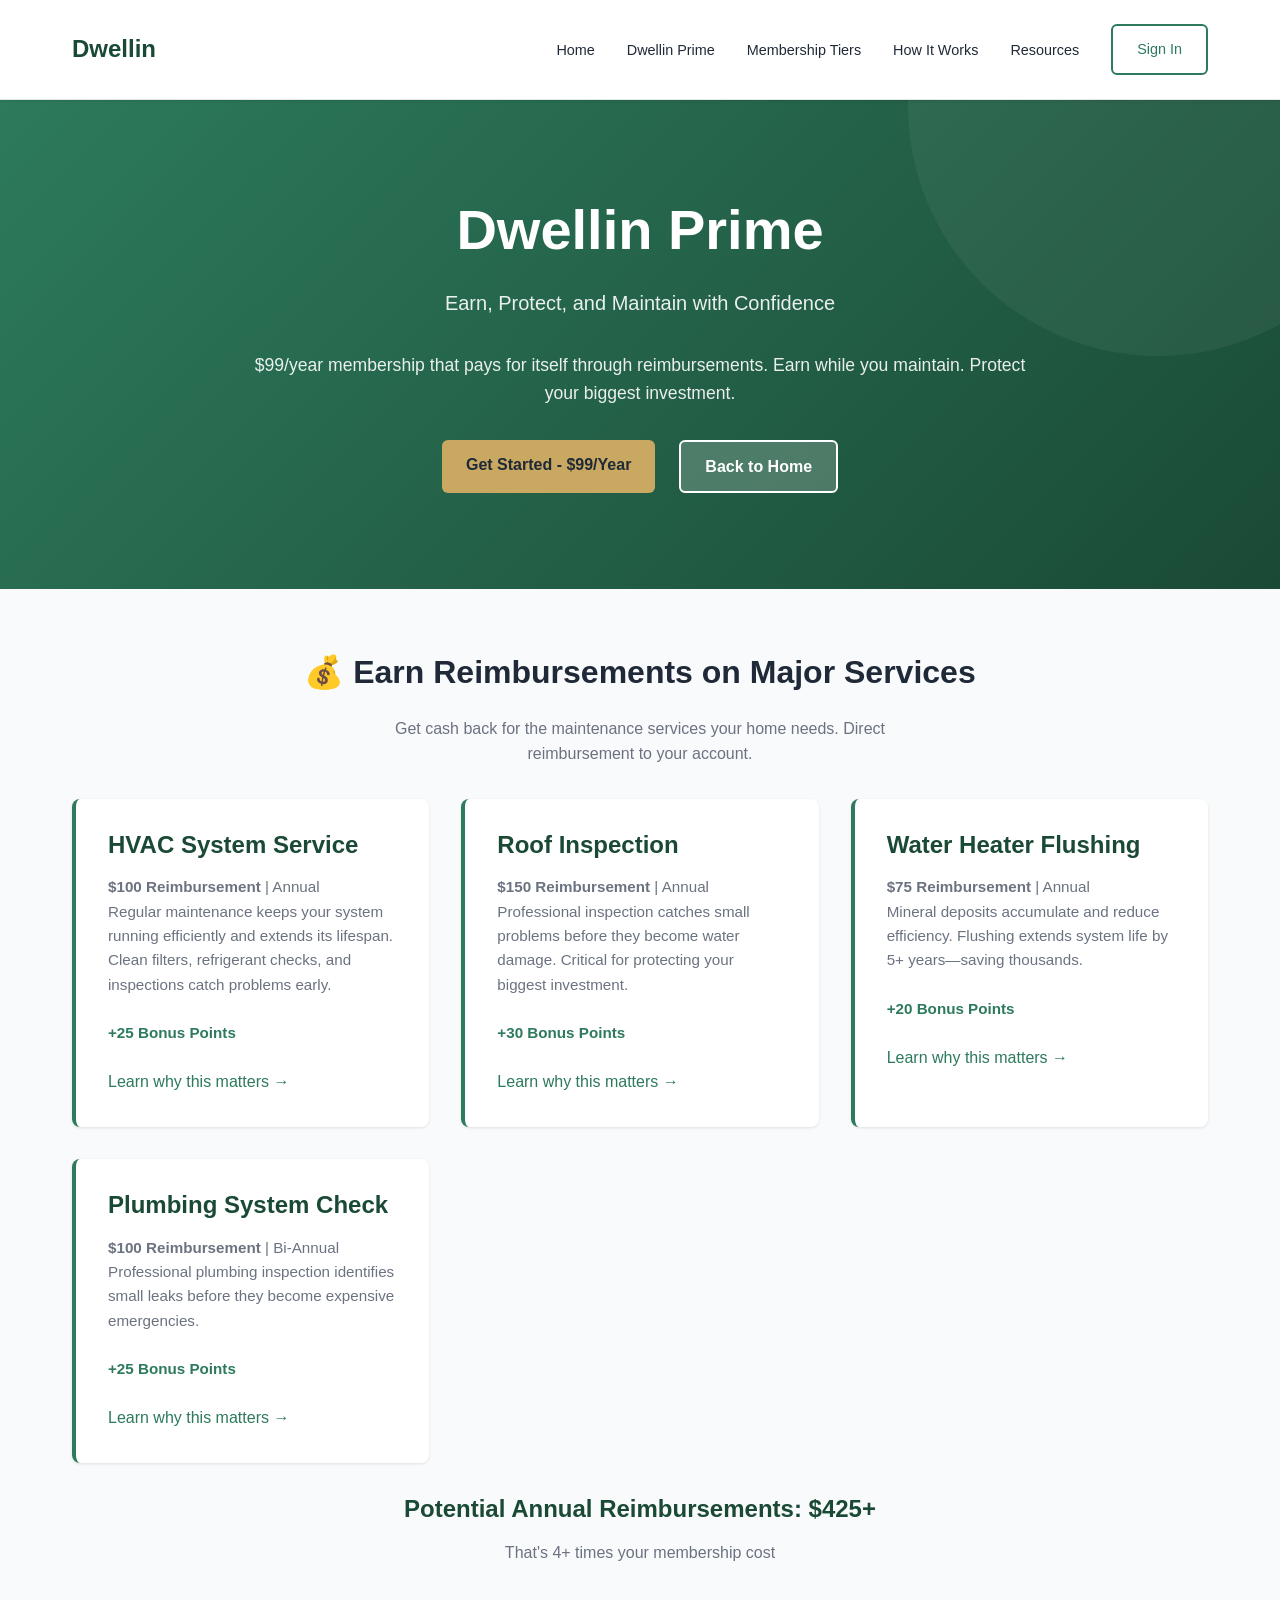
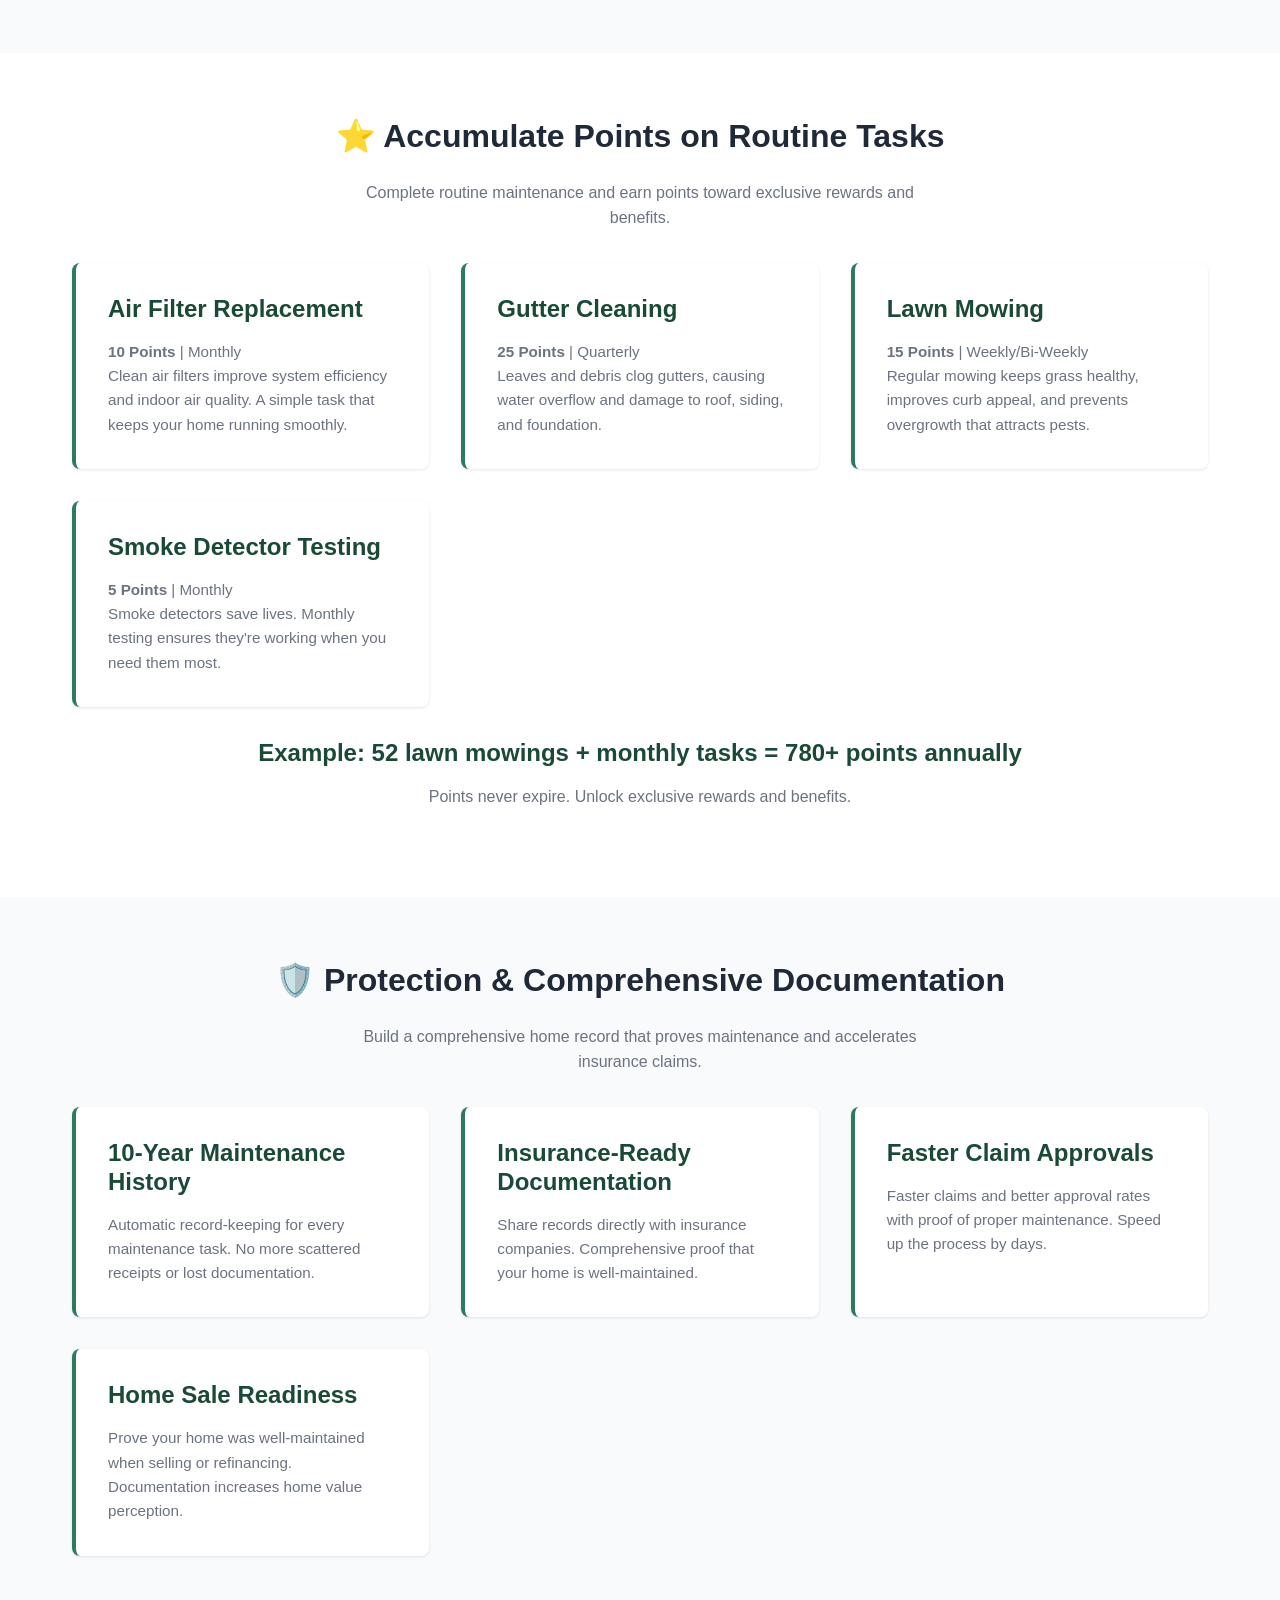
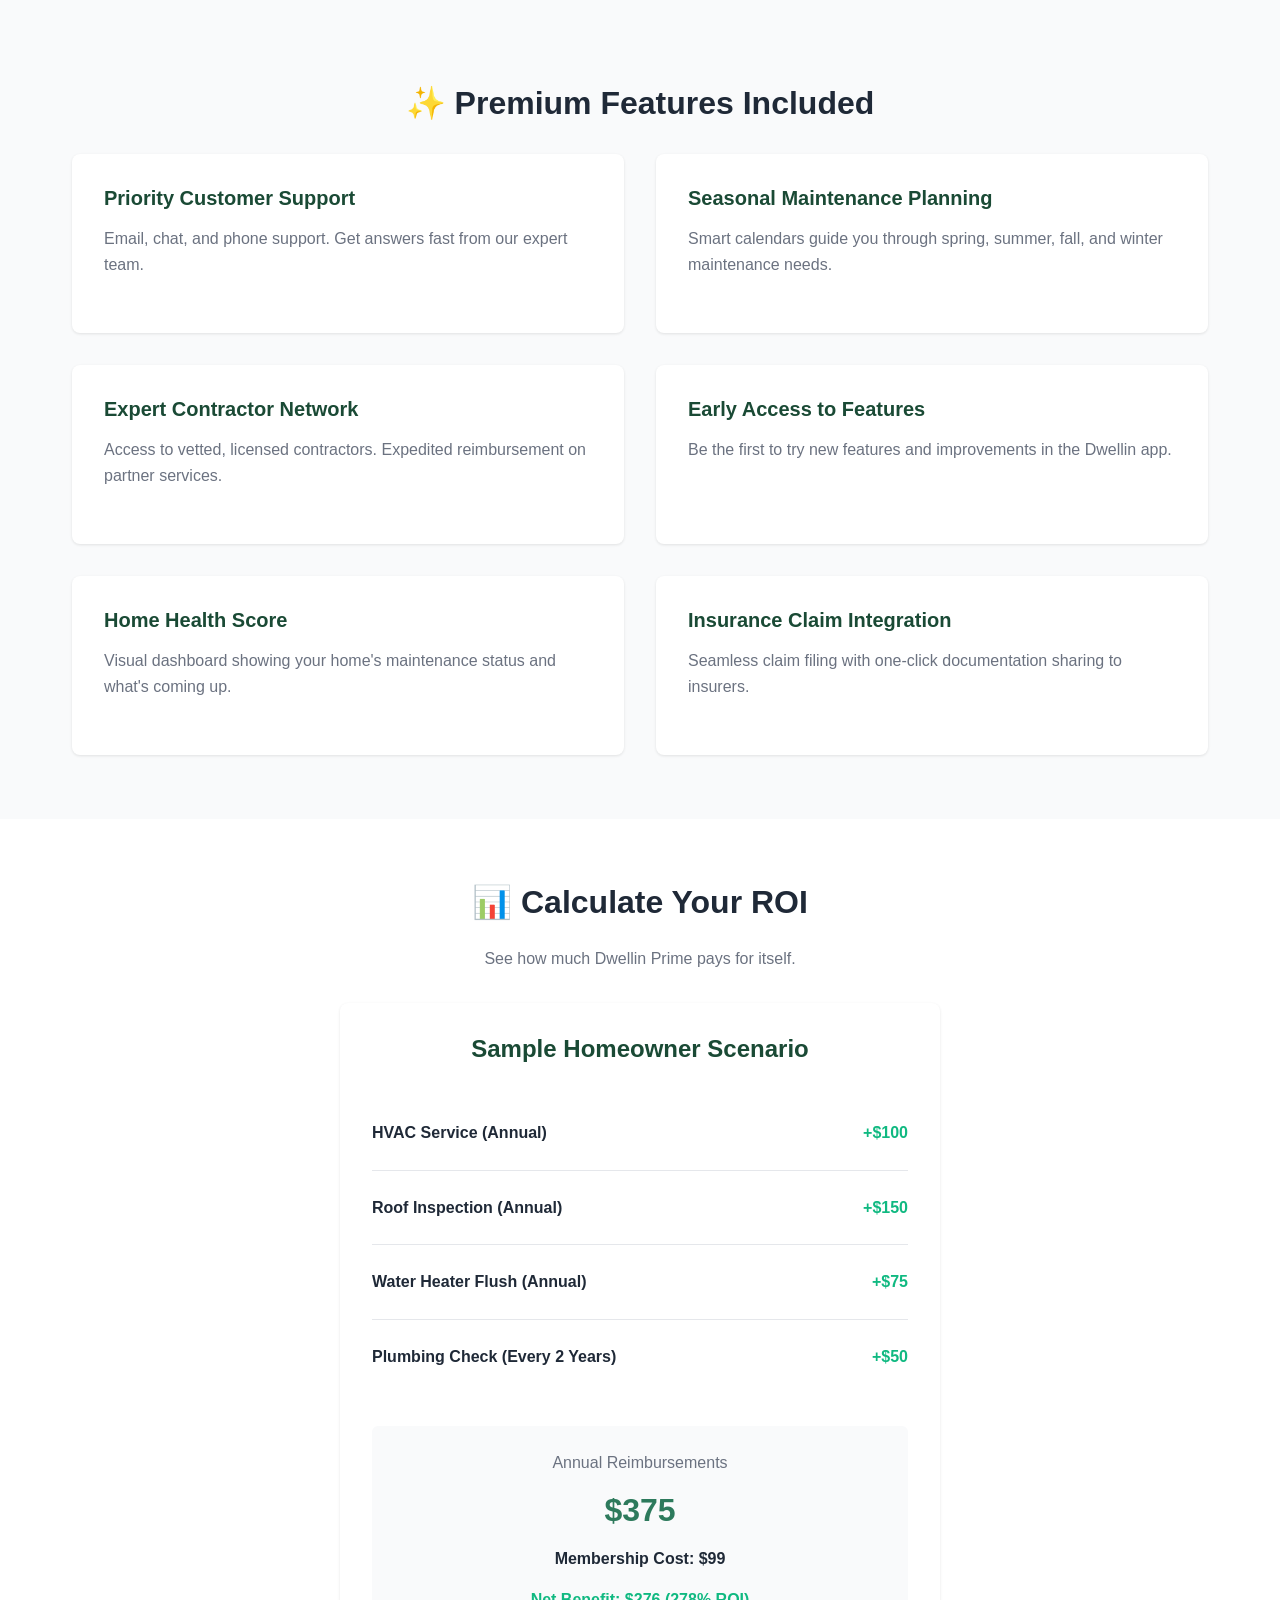
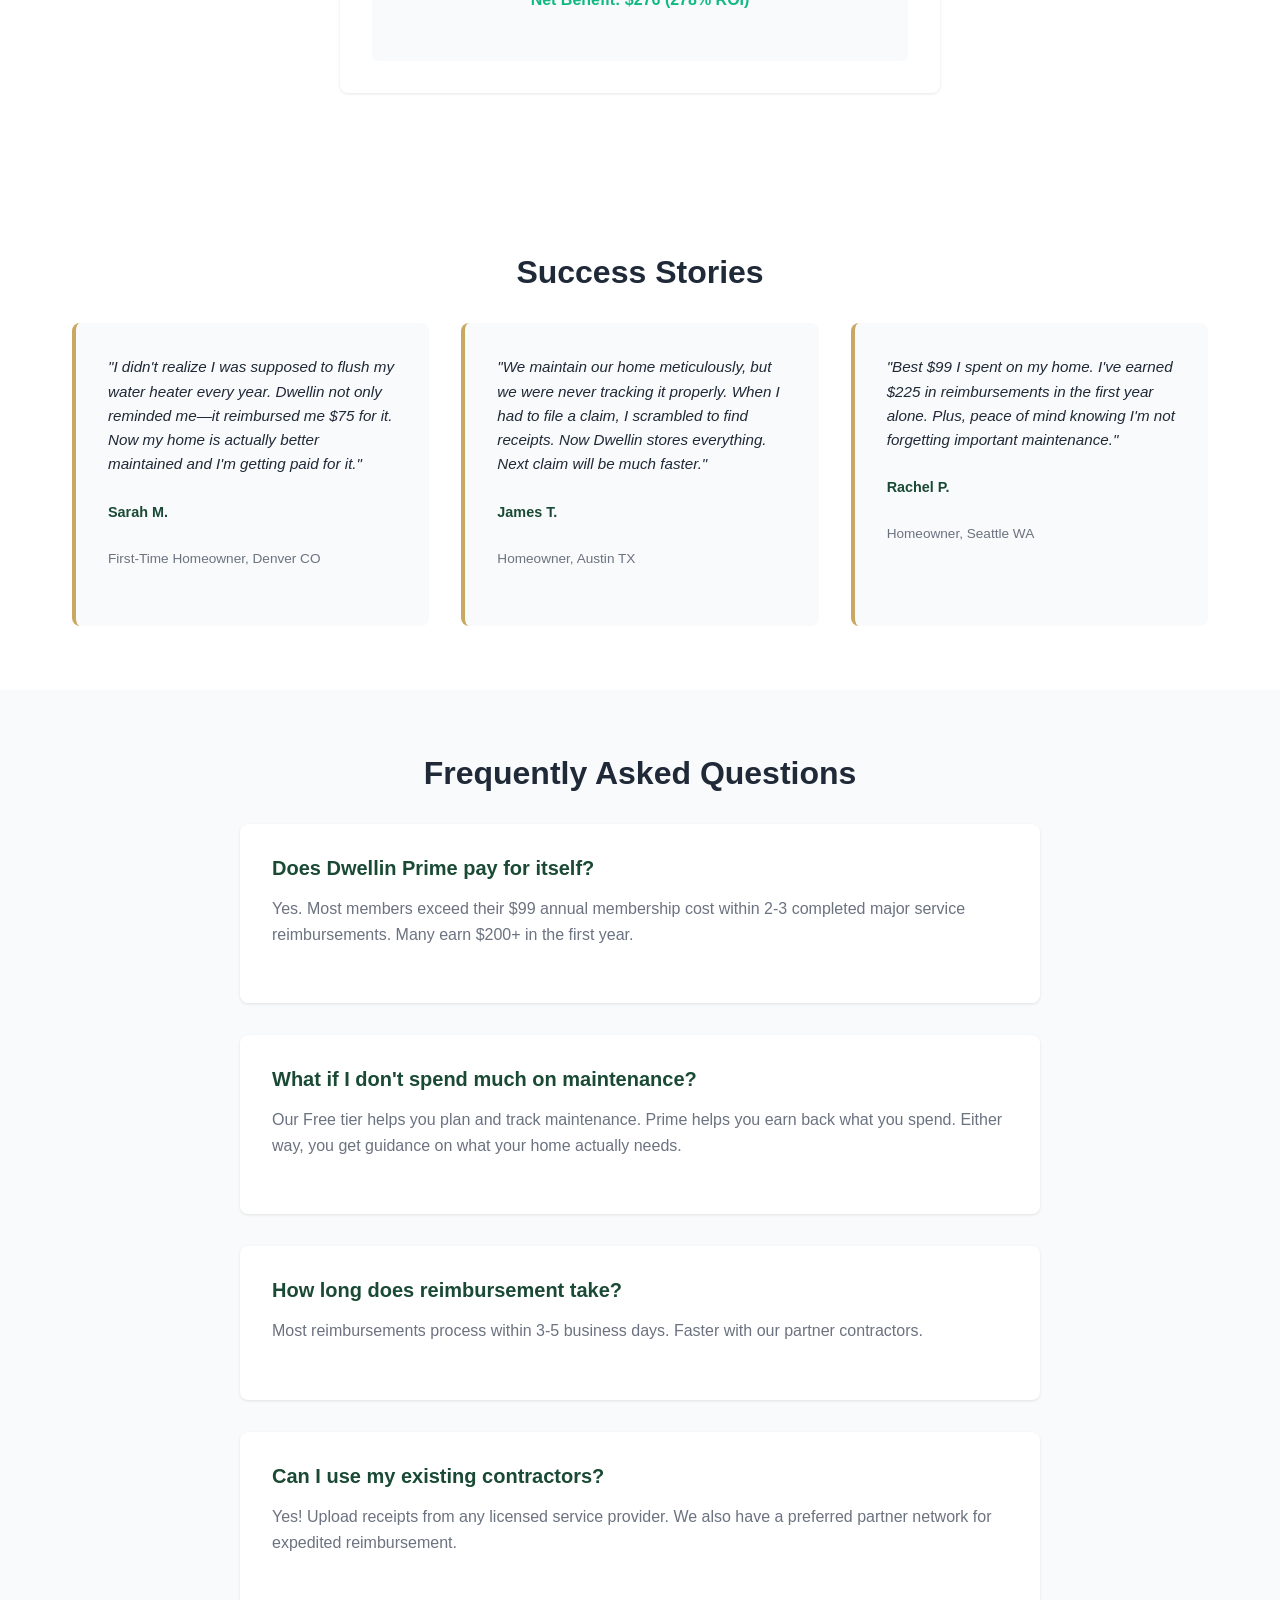
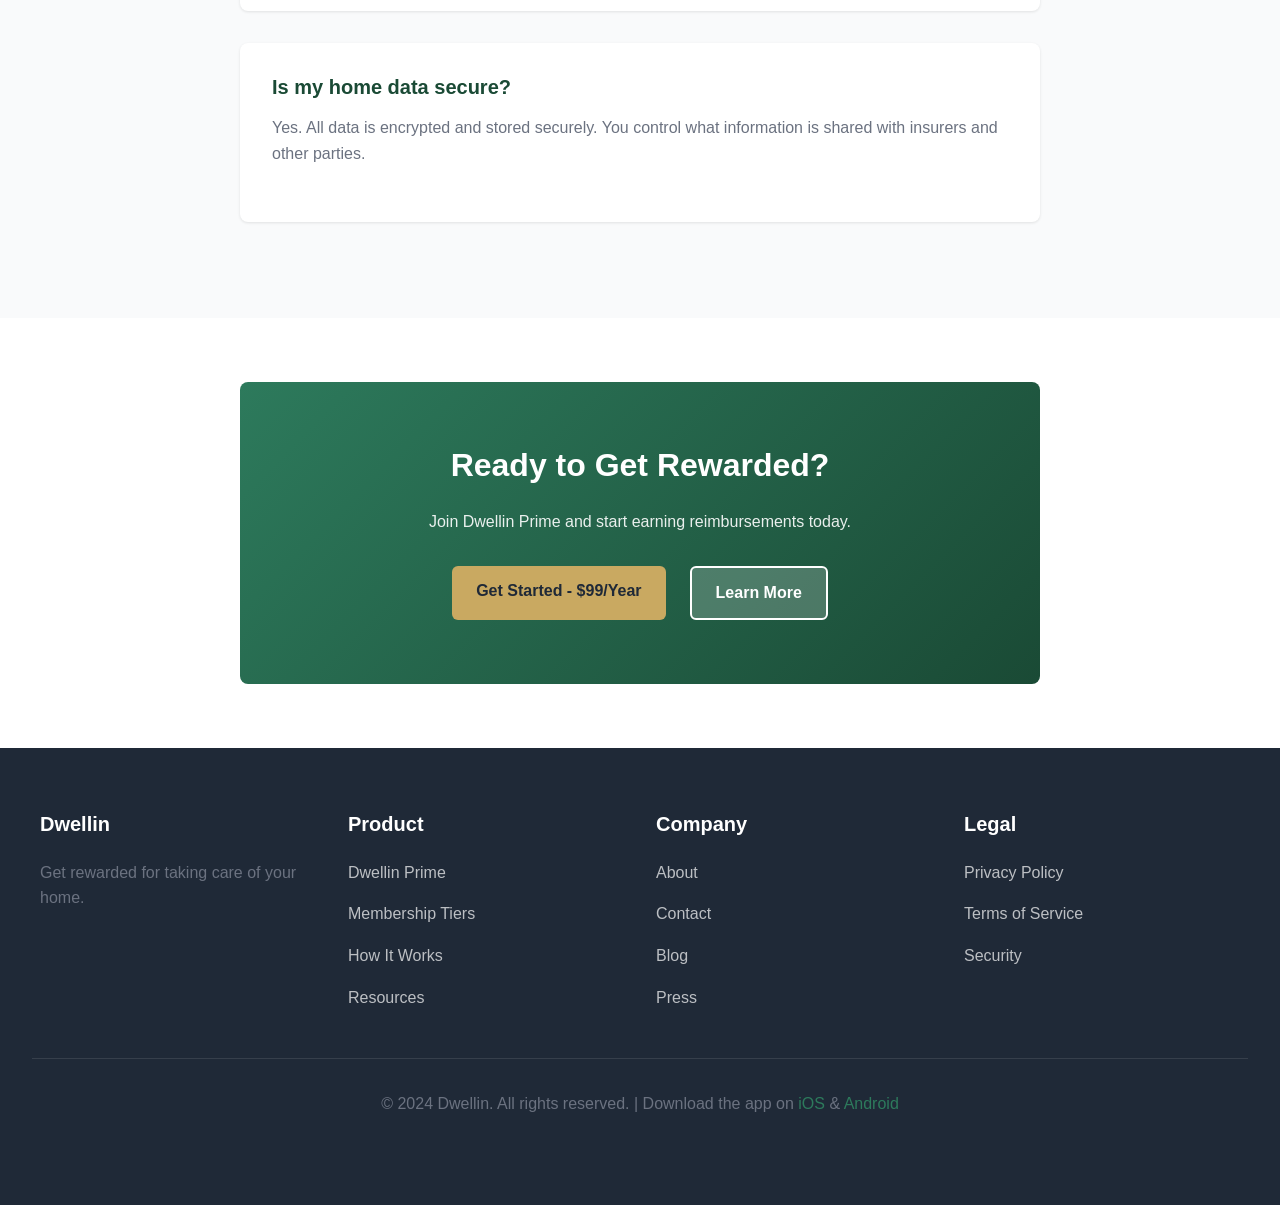
<file: prime.html>
<!DOCTYPE html>
<html lang="en">
<head>
  <meta charset="UTF-8">
  <meta name="viewport" content="width=device-width, initial-scale=1.0">
  <title>Dwellin Prime - Premium Membership for Homeowners</title>
  <link rel="stylesheet" href="styles.css">
</head>
<body>
  <!-- NAVIGATION -->
  <header>
    <nav class="navbar">
      <a href="/" class="logo">Dwellin</a>
      <ul class="nav-links">
        <li><a href="/">Home</a></li>
        <li><a href="prime.html">Dwellin Prime</a></li>
        <li><a href="pricing.html">Membership Tiers</a></li>
        <li><a href="how-it-works.html">How It Works</a></li>
        <li><a href="resources.html">Resources</a></li>
        <li><a href="#" class="cta-button secondary">Sign In</a></li>
      </ul>
    </nav>
  </header>

  <!-- HERO SECTION -->
  <section class="hero">
    <div class="hero-content">
      <h1>Dwellin Prime</h1>
      <p>Earn, Protect, and Maintain with Confidence</p>
      <p style="font-size: 1.1rem;">$99/year membership that pays for itself through reimbursements. Earn while you maintain. Protect your biggest investment.</p>
      <div class="hero-buttons">
        <a href="#" class="cta-button primary">Get Started - $99/Year</a>
        <a href="/" class="cta-button secondary-light">Back to Home</a>
      </div>
    </div>
  </section>

  <!-- REIMBURSEMENTS SECTION -->
  <section class="benefits">
    <div class="container">
      <h2 class="text-center">💰 Earn Reimbursements on Major Services</h2>
      <p class="text-center text-muted" style="max-width: 600px; margin: var(--spacing-md) auto;">Get cash back for the maintenance services your home needs. Direct reimbursement to your account.</p>
      
      <div class="benefits-grid">
        <div class="benefit-card">
          <h3>HVAC System Service</h3>
          <p><strong>$100 Reimbursement</strong> | Annual</p>
          <p>Regular maintenance keeps your system running efficiently and extends its lifespan. Clean filters, refrigerant checks, and inspections catch problems early.</p>
          <p style="margin: var(--spacing-md) 0; color: var(--primary-green); font-weight: 600;">+25 Bonus Points</p>
          <a href="resources.html">Learn why this matters →</a>
        </div>
        
        <div class="benefit-card">
          <h3>Roof Inspection</h3>
          <p><strong>$150 Reimbursement</strong> | Annual</p>
          <p>Professional inspection catches small problems before they become water damage. Critical for protecting your biggest investment.</p>
          <p style="margin: var(--spacing-md) 0; color: var(--primary-green); font-weight: 600;">+30 Bonus Points</p>
          <a href="resources.html">Learn why this matters →</a>
        </div>
        
        <div class="benefit-card">
          <h3>Water Heater Flushing</h3>
          <p><strong>$75 Reimbursement</strong> | Annual</p>
          <p>Mineral deposits accumulate and reduce efficiency. Flushing extends system life by 5+ years—saving thousands.</p>
          <p style="margin: var(--spacing-md) 0; color: var(--primary-green); font-weight: 600;">+20 Bonus Points</p>
          <a href="resources.html">Learn why this matters →</a>
        </div>
        
        <div class="benefit-card">
          <h3>Plumbing System Check</h3>
          <p><strong>$100 Reimbursement</strong> | Bi-Annual</p>
          <p>Professional plumbing inspection identifies small leaks before they become expensive emergencies.</p>
          <p style="margin: var(--spacing-md) 0; color: var(--primary-green); font-weight: 600;">+25 Bonus Points</p>
          <a href="resources.html">Learn why this matters →</a>
        </div>
      </div>
      
      <div class="text-center mt-lg">
        <h3 style="color: var(--primary-dark);">Potential Annual Reimbursements: $425+</h3>
        <p class="text-muted">That's 4+ times your membership cost</p>
      </div>
    </div>
  </section>

  <!-- POINTS & REWARDS SECTION -->
  <section class="tiers">
    <div class="container">
      <h2 class="text-center">⭐ Accumulate Points on Routine Tasks</h2>
      <p class="text-center text-muted" style="max-width: 600px; margin: var(--spacing-md) auto;">Complete routine maintenance and earn points toward exclusive rewards and benefits.</p>
      
      <div class="benefits-grid">
        <div class="benefit-card">
          <h3>Air Filter Replacement</h3>
          <p><strong>10 Points</strong> | Monthly</p>
          <p>Clean air filters improve system efficiency and indoor air quality. A simple task that keeps your home running smoothly.</p>
        </div>
        
        <div class="benefit-card">
          <h3>Gutter Cleaning</h3>
          <p><strong>25 Points</strong> | Quarterly</p>
          <p>Leaves and debris clog gutters, causing water overflow and damage to roof, siding, and foundation.</p>
        </div>
        
        <div class="benefit-card">
          <h3>Lawn Mowing</h3>
          <p><strong>15 Points</strong> | Weekly/Bi-Weekly</p>
          <p>Regular mowing keeps grass healthy, improves curb appeal, and prevents overgrowth that attracts pests.</p>
        </div>
        
        <div class="benefit-card">
          <h3>Smoke Detector Testing</h3>
          <p><strong>5 Points</strong> | Monthly</p>
          <p>Smoke detectors save lives. Monthly testing ensures they're working when you need them most.</p>
        </div>
      </div>
      
      <div class="text-center mt-lg">
        <h3 style="color: var(--primary-dark);">Example: 52 lawn mowings + monthly tasks = 780+ points annually</h3>
        <p class="text-muted">Points never expire. Unlock exclusive rewards and benefits.</p>
      </div>
    </div>
  </section>

  <!-- PROTECTION & DOCUMENTATION -->
  <section class="benefits">
    <div class="container">
      <h2 class="text-center">🛡️ Protection & Comprehensive Documentation</h2>
      <p class="text-center text-muted" style="max-width: 600px; margin: var(--spacing-md) auto;">Build a comprehensive home record that proves maintenance and accelerates insurance claims.</p>
      
      <div class="benefits-grid">
        <div class="benefit-card">
          <h3>10-Year Maintenance History</h3>
          <p>Automatic record-keeping for every maintenance task. No more scattered receipts or lost documentation.</p>
        </div>
        
        <div class="benefit-card">
          <h3>Insurance-Ready Documentation</h3>
          <p>Share records directly with insurance companies. Comprehensive proof that your home is well-maintained.</p>
        </div>
        
        <div class="benefit-card">
          <h3>Faster Claim Approvals</h3>
          <p>Faster claims and better approval rates with proof of proper maintenance. Speed up the process by days.</p>
        </div>
        
        <div class="benefit-card">
          <h3>Home Sale Readiness</h3>
          <p>Prove your home was well-maintained when selling or refinancing. Documentation increases home value perception.</p>
        </div>
      </div>
    </div>
  </section>

  <!-- PREMIUM FEATURES -->
  <section class="features">
    <div class="container">
      <h2 class="text-center">✨ Premium Features Included</h2>
      <div class="features-grid">
        <div class="feature-item">
          <h4>Priority Customer Support</h4>
          <p>Email, chat, and phone support. Get answers fast from our expert team.</p>
        </div>
        
        <div class="feature-item">
          <h4>Seasonal Maintenance Planning</h4>
          <p>Smart calendars guide you through spring, summer, fall, and winter maintenance needs.</p>
        </div>
        
        <div class="feature-item">
          <h4>Expert Contractor Network</h4>
          <p>Access to vetted, licensed contractors. Expedited reimbursement on partner services.</p>
        </div>
        
        <div class="feature-item">
          <h4>Early Access to Features</h4>
          <p>Be the first to try new features and improvements in the Dwellin app.</p>
        </div>
        
        <div class="feature-item">
          <h4>Home Health Score</h4>
          <p>Visual dashboard showing your home's maintenance status and what's coming up.</p>
        </div>
        
        <div class="feature-item">
          <h4>Insurance Claim Integration</h4>
          <p>Seamless claim filing with one-click documentation sharing to insurers.</p>
        </div>
      </div>
    </div>
  </section>

  <!-- ROI CALCULATOR PREVIEW -->
  <section class="tiers">
    <div class="container">
      <h2 class="text-center">📊 Calculate Your ROI</h2>
      <p class="text-center text-muted" style="max-width: 600px; margin: var(--spacing-md) auto;">See how much Dwellin Prime pays for itself.</p>
      
      <div style="background: white; padding: var(--spacing-lg); border-radius: 0.5rem; max-width: 600px; margin: var(--spacing-lg) auto; box-shadow: 0 1px 3px rgba(0, 0, 0, 0.1);">
        <h3 style="text-align: center; color: var(--primary-dark); margin-bottom: var(--spacing-lg);">Sample Homeowner Scenario</h3>
        
        <div style="border-bottom: 1px solid var(--border-light); padding: var(--spacing-md) 0; display: flex; justify-content: space-between;">
          <span><strong>HVAC Service (Annual)</strong></span>
          <span style="color: var(--success); font-weight: 600;">+$100</span>
        </div>
        
        <div style="border-bottom: 1px solid var(--border-light); padding: var(--spacing-md) 0; display: flex; justify-content: space-between;">
          <span><strong>Roof Inspection (Annual)</strong></span>
          <span style="color: var(--success); font-weight: 600;">+$150</span>
        </div>
        
        <div style="border-bottom: 1px solid var(--border-light); padding: var(--spacing-md) 0; display: flex; justify-content: space-between;">
          <span><strong>Water Heater Flush (Annual)</strong></span>
          <span style="color: var(--success); font-weight: 600;">+$75</span>
        </div>
        
        <div style="padding: var(--spacing-md) 0; display: flex; justify-content: space-between;">
          <span><strong>Plumbing Check (Every 2 Years)</strong></span>
          <span style="color: var(--success); font-weight: 600;">+$50</span>
        </div>
        
        <div style="background: var(--bg-light); padding: var(--spacing-md); border-radius: 0.375rem; margin-top: var(--spacing-lg); text-align: center;">
          <p style="margin-bottom: var(--spacing-sm); color: var(--text-light);">Annual Reimbursements</p>
          <h2 style="color: var(--primary-green); margin-bottom: var(--spacing-sm);">$375</h2>
          <p style="color: var(--text-dark); margin: 0;"><strong>Membership Cost: $99</strong></p>
          <p style="color: var(--success); margin-top: var(--spacing-sm); font-weight: 600;">Net Benefit: $276 (278% ROI)</p>
        </div>
      </div>
    </div>
  </section>

  <!-- TESTIMONIALS -->
  <section class="testimonials">
    <div class="container">
      <h2 class="text-center">Success Stories</h2>
      <div class="testimonials-grid">
        <div class="testimonial-card">
          <p class="testimonial-quote">"I didn't realize I was supposed to flush my water heater every year. Dwellin not only reminded me—it reimbursed me $75 for it. Now my home is actually better maintained and I'm getting paid for it."</p>
          <p class="testimonial-author">Sarah M.</p>
          <p class="testimonial-role">First-Time Homeowner, Denver CO</p>
        </div>
        
        <div class="testimonial-card">
          <p class="testimonial-quote">"We maintain our home meticulously, but we were never tracking it properly. When I had to file a claim, I scrambled to find receipts. Now Dwellin stores everything. Next claim will be much faster."</p>
          <p class="testimonial-author">James T.</p>
          <p class="testimonial-role">Homeowner, Austin TX</p>
        </div>
        
        <div class="testimonial-card">
          <p class="testimonial-quote">"Best $99 I spent on my home. I've earned $225 in reimbursements in the first year alone. Plus, peace of mind knowing I'm not forgetting important maintenance."</p>
          <p class="testimonial-author">Rachel P.</p>
          <p class="testimonial-role">Homeowner, Seattle WA</p>
        </div>
      </div>
    </div>
  </section>

  <!-- FAQ -->
  <section class="benefits">
    <div class="container">
      <h2 class="text-center">Frequently Asked Questions</h2>
      
      <div style="max-width: 800px; margin: var(--spacing-lg) auto;">
        <div style="background: white; padding: var(--spacing-lg); border-radius: 0.5rem; margin-bottom: var(--spacing-lg); box-shadow: 0 1px 3px rgba(0, 0, 0, 0.1);">
          <h4 style="color: var(--primary-dark); margin-bottom: var(--spacing-sm);">Does Dwellin Prime pay for itself?</h4>
          <p>Yes. Most members exceed their $99 annual membership cost within 2-3 completed major service reimbursements. Many earn $200+ in the first year.</p>
        </div>
        
        <div style="background: white; padding: var(--spacing-lg); border-radius: 0.5rem; margin-bottom: var(--spacing-lg); box-shadow: 0 1px 3px rgba(0, 0, 0, 0.1);">
          <h4 style="color: var(--primary-dark); margin-bottom: var(--spacing-sm);">What if I don't spend much on maintenance?</h4>
          <p>Our Free tier helps you plan and track maintenance. Prime helps you earn back what you spend. Either way, you get guidance on what your home actually needs.</p>
        </div>
        
        <div style="background: white; padding: var(--spacing-lg); border-radius: 0.5rem; margin-bottom: var(--spacing-lg); box-shadow: 0 1px 3px rgba(0, 0, 0, 0.1);">
          <h4 style="color: var(--primary-dark); margin-bottom: var(--spacing-sm);">How long does reimbursement take?</h4>
          <p>Most reimbursements process within 3-5 business days. Faster with our partner contractors.</p>
        </div>
        
        <div style="background: white; padding: var(--spacing-lg); border-radius: 0.5rem; margin-bottom: var(--spacing-lg); box-shadow: 0 1px 3px rgba(0, 0, 0, 0.1);">
          <h4 style="color: var(--primary-dark); margin-bottom: var(--spacing-sm);">Can I use my existing contractors?</h4>
          <p>Yes! Upload receipts from any licensed service provider. We also have a preferred partner network for expedited reimbursement.</p>
        </div>
        
        <div style="background: white; padding: var(--spacing-lg); border-radius: 0.5rem; box-shadow: 0 1px 3px rgba(0, 0, 0, 0.1);">
          <h4 style="color: var(--primary-dark); margin-bottom: var(--spacing-sm);">Is my home data secure?</h4>
          <p>Yes. All data is encrypted and stored securely. You control what information is shared with insurers and other parties.</p>
        </div>
      </div>
    </div>
  </section>

  <!-- CALL TO ACTION -->
  <section class="cta-section">
    <h2>Ready to Get Rewarded?</h2>
    <p>Join Dwellin Prime and start earning reimbursements today.</p>
    <div class="cta-buttons">
      <a href="#" class="cta-button primary">Get Started - $99/Year</a>
      <a href="/" class="cta-button secondary-light">Learn More</a>
    </div>
  </section>

  <!-- FOOTER -->
  <footer>
    <div class="footer-content">
      <div class="footer-section">
        <h4>Dwellin</h4>
        <p>Get rewarded for taking care of your home.</p>
      </div>
      
      <div class="footer-section">
        <h4>Product</h4>
        <ul>
          <li><a href="prime.html">Dwellin Prime</a></li>
          <li><a href="pricing.html">Membership Tiers</a></li>
          <li><a href="how-it-works.html">How It Works</a></li>
          <li><a href="resources.html">Resources</a></li>
        </ul>
      </div>
      
      <div class="footer-section">
        <h4>Company</h4>
        <ul>
          <li><a href="#">About</a></li>
          <li><a href="#">Contact</a></li>
          <li><a href="#">Blog</a></li>
          <li><a href="#">Press</a></li>
        </ul>
      </div>
      
      <div class="footer-section">
        <h4>Legal</h4>
        <ul>
          <li><a href="#">Privacy Policy</a></li>
          <li><a href="#">Terms of Service</a></li>
          <li><a href="#">Security</a></li>
        </ul>
      </div>
    </div>
    
    <div class="footer-bottom">
      <p>&copy; 2024 Dwellin. All rights reserved. | Download the app on <a href="#">iOS</a> & <a href="#">Android</a></p>
    </div>
  </footer>
</body>
</html>
</file>
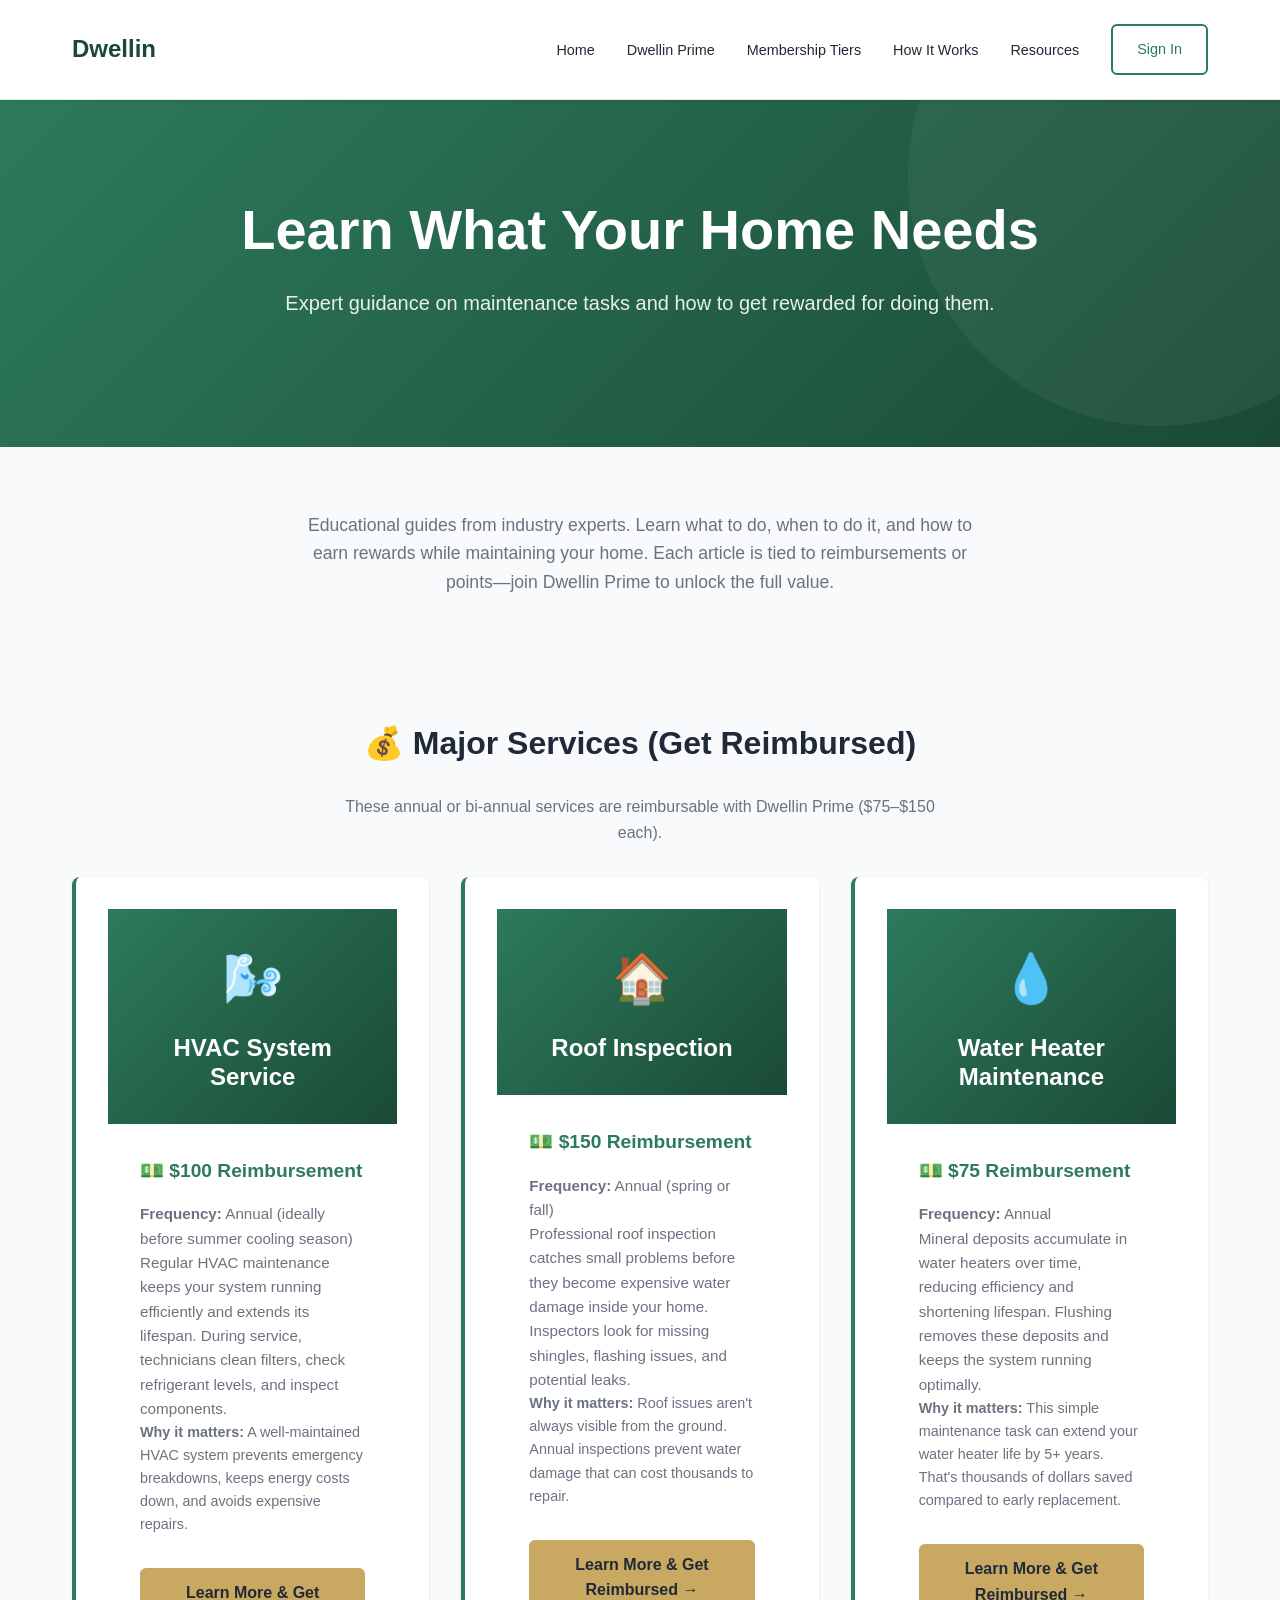
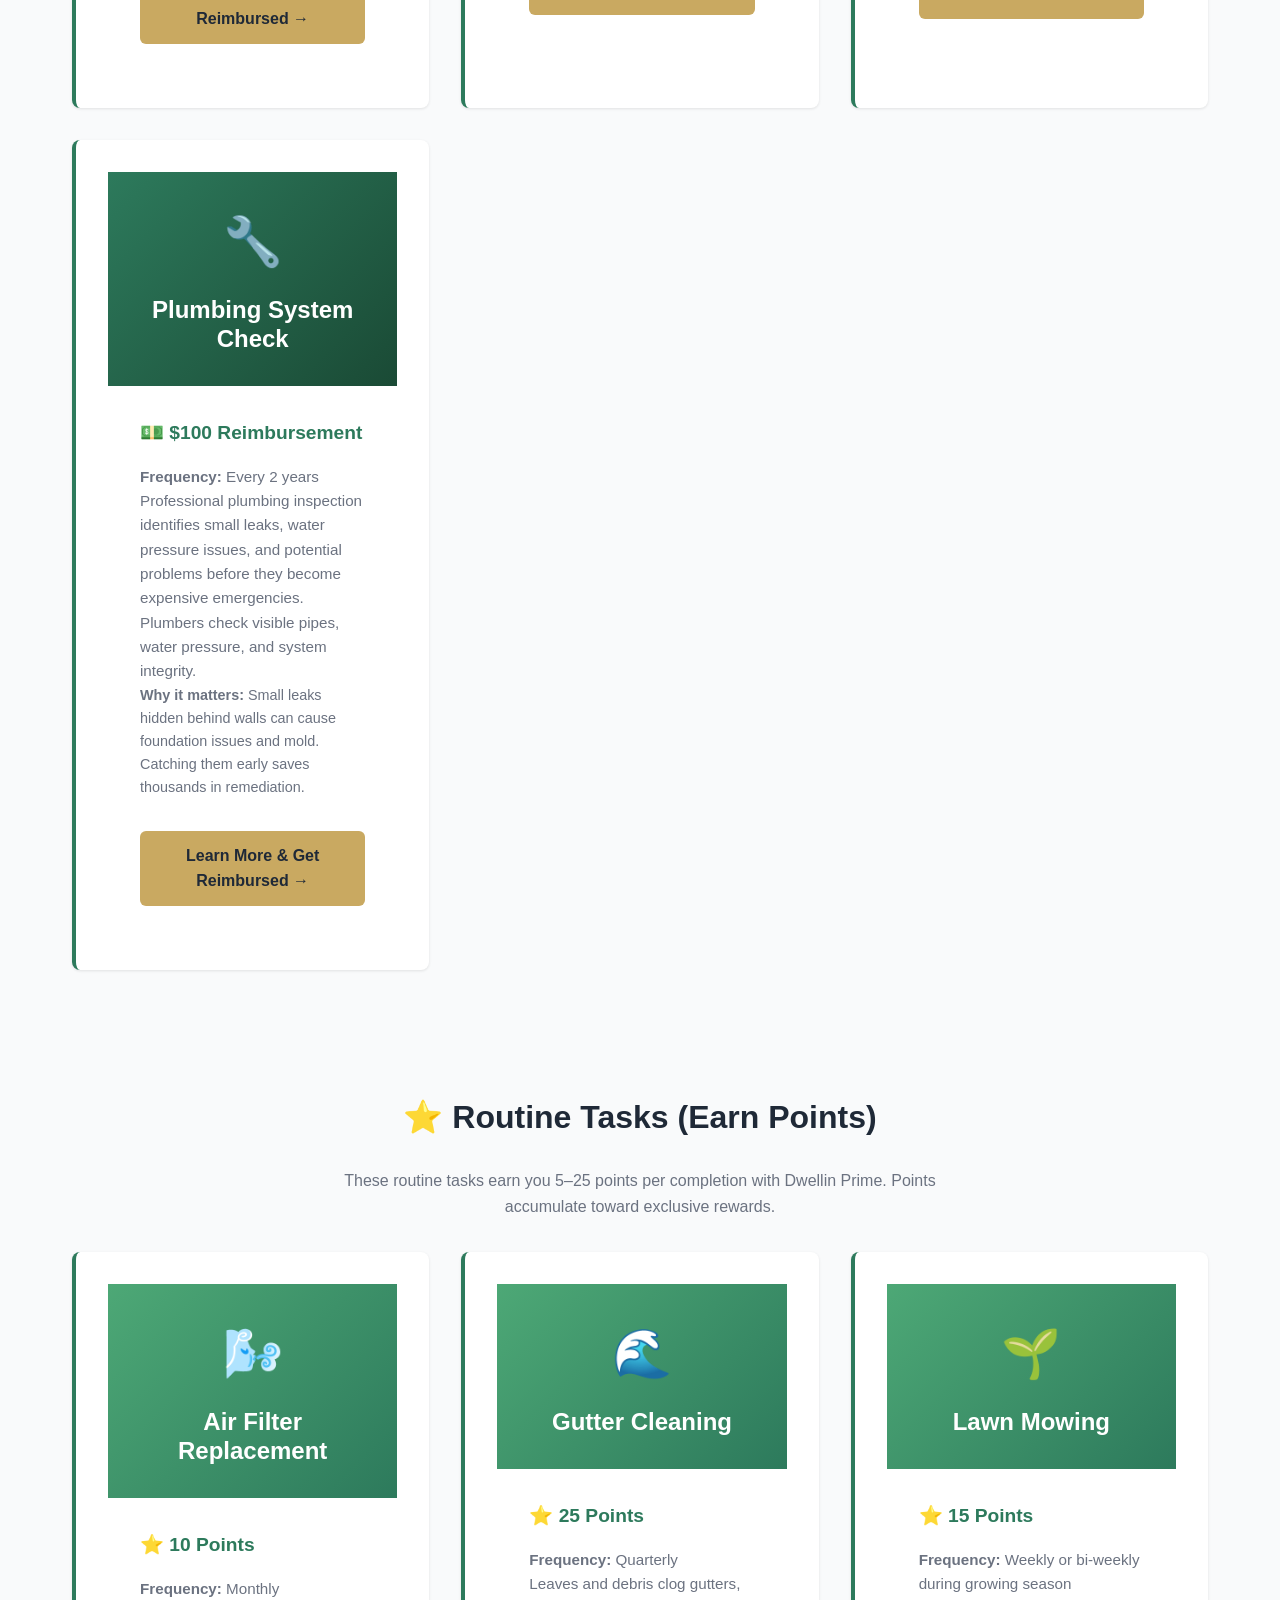
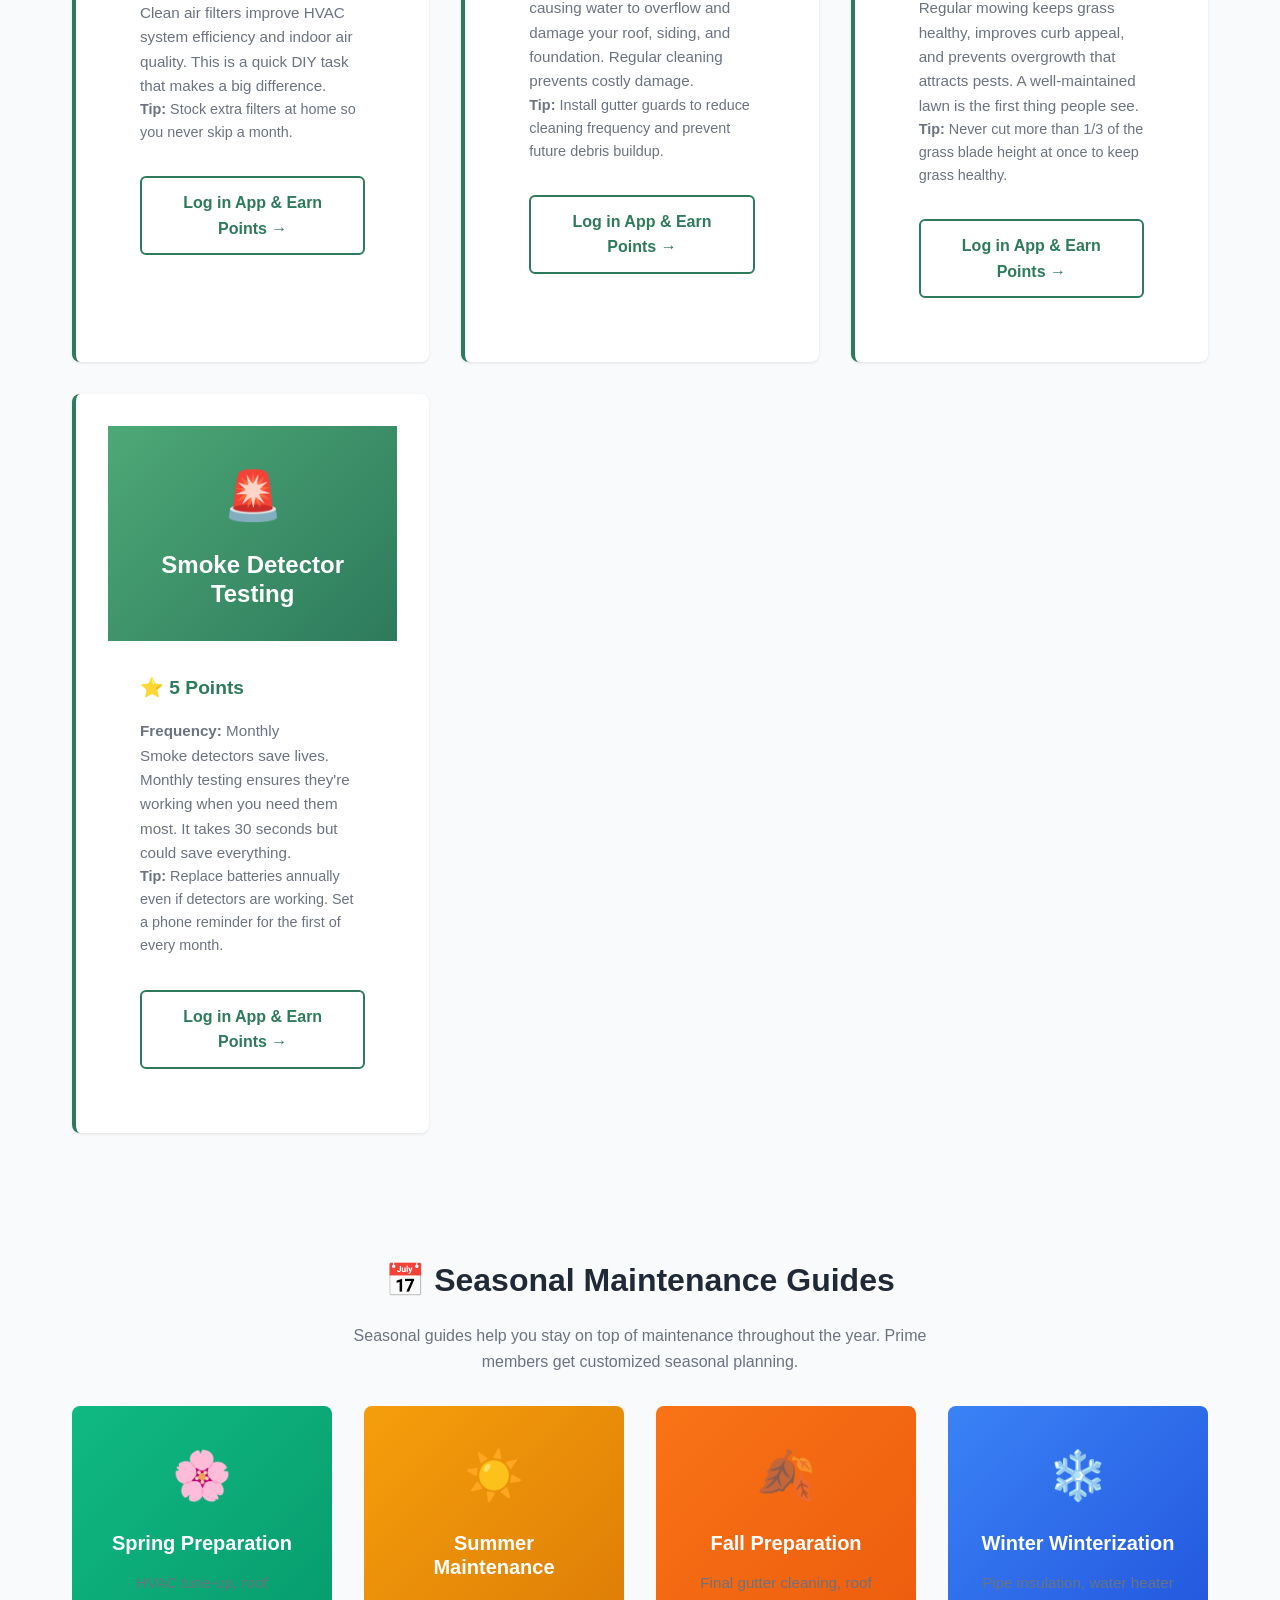
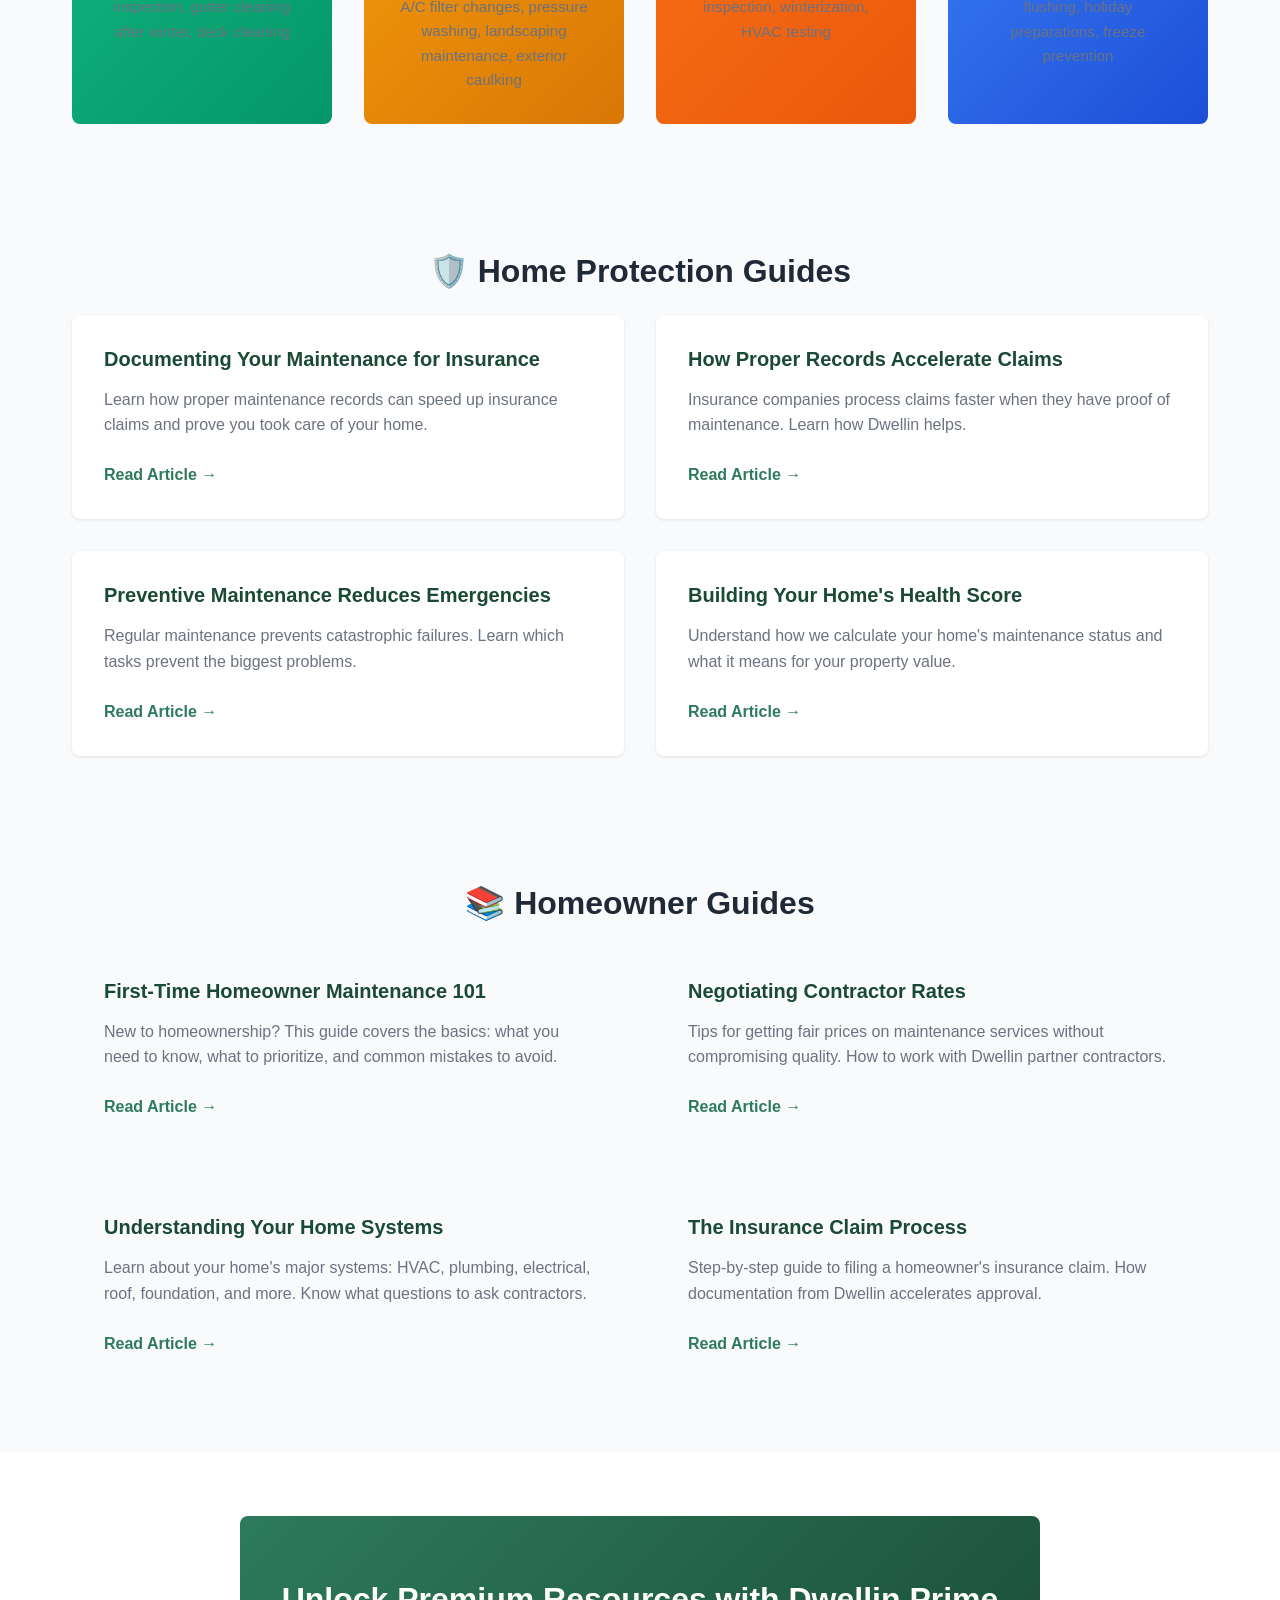
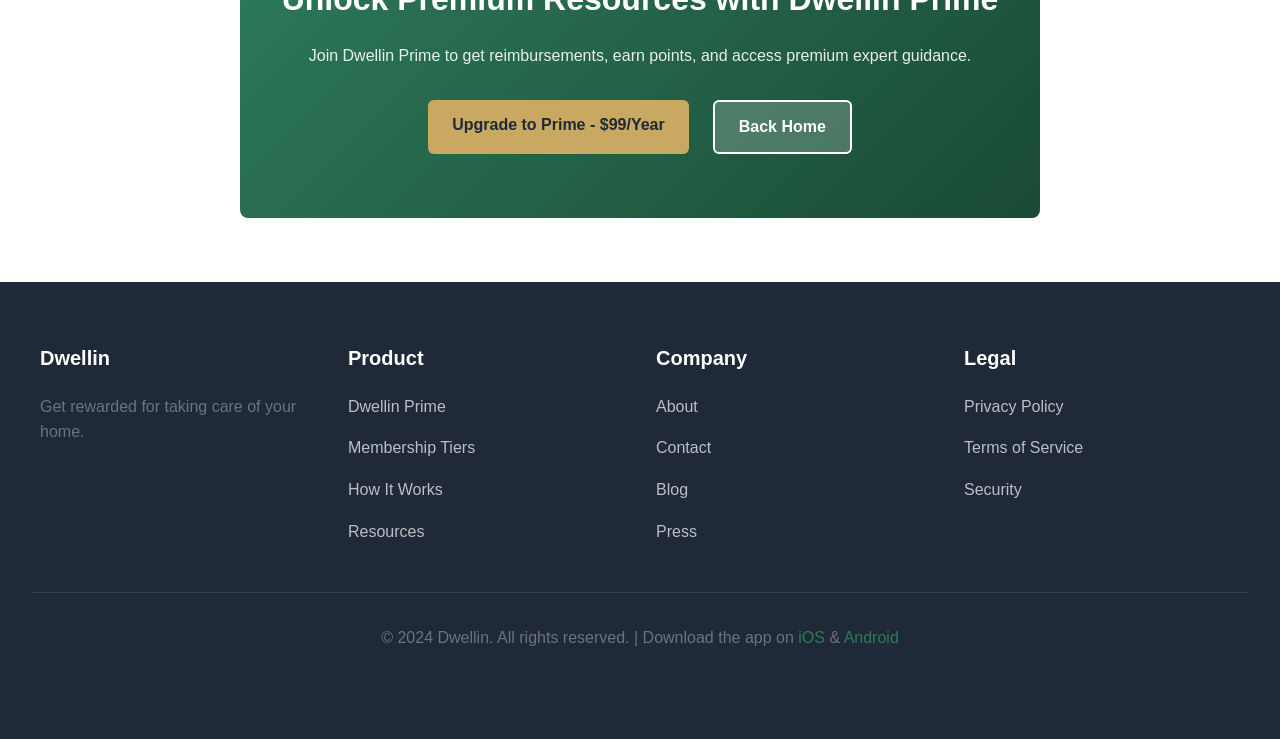
<file: resources.html>
<!DOCTYPE html>
<html lang="en">
<head>
  <meta charset="UTF-8">
  <meta name="viewport" content="width=device-width, initial-scale=1.0">
  <title>Resources - Learn What Your Home Needs</title>
  <link rel="stylesheet" href="styles.css">
</head>
<body>
  <!-- NAVIGATION -->
  <header>
    <nav class="navbar">
      <a href="/" class="logo">Dwellin</a>
      <ul class="nav-links">
        <li><a href="/">Home</a></li>
        <li><a href="prime.html">Dwellin Prime</a></li>
        <li><a href="pricing.html">Membership Tiers</a></li>
        <li><a href="how-it-works.html">How It Works</a></li>
        <li><a href="resources.html">Resources</a></li>
        <li><a href="#" class="cta-button secondary">Sign In</a></li>
      </ul>
    </nav>
  </header>

  <!-- HERO SECTION -->
  <section class="hero">
    <div class="hero-content">
      <h1>Learn What Your Home Needs</h1>
      <p>Expert guidance on maintenance tasks and how to get rewarded for doing them.</p>
    </div>
  </section>

  <!-- INTRO TEXT -->
  <section class="benefits">
    <div class="container">
      <p style="text-align: center; max-width: 700px; margin: 0 auto; font-size: 1.1rem;">Educational guides from industry experts. Learn what to do, when to do it, and how to earn rewards while maintaining your home. Each article is tied to reimbursements or points—join Dwellin Prime to unlock the full value.</p>
    </div>
  </section>

  <!-- MAJOR SERVICES (REIMBURSABLE) -->
  <section class="features">
    <div class="container">
      <h2 class="text-center" style="margin-bottom: var(--spacing-lg);">💰 Major Services (Get Reimbursed)</h2>
      <p style="text-align: center; color: var(--text-light); max-width: 600px; margin: 0 auto var(--spacing-lg);">These annual or bi-annual services are reimbursable with Dwellin Prime ($75–$150 each).</p>
      
      <div style="display: grid; grid-template-columns: repeat(auto-fit, minmax(280px, 1fr)); gap: var(--spacing-lg);">
        <!-- Article 1 -->
        <div style="background: white; border-radius: 0.5rem; overflow: hidden; box-shadow: 0 1px 3px rgba(0, 0, 0, 0.1); transition: var(--transition);" class="benefit-card">
          <div style="background: linear-gradient(135deg, #2d7a5c 0%, #1a4a35 100%); color: white; padding: var(--spacing-lg); text-align: center;">
            <div style="font-size: 3rem; margin-bottom: var(--spacing-sm);">🌬️</div>
            <h3 style="color: white; margin: 0;">HVAC System Service</h3>
          </div>
          <div style="padding: var(--spacing-lg);">
            <p style="margin-bottom: var(--spacing-sm); color: var(--primary-green); font-weight: 600; font-size: 1.2rem;">💵 $100 Reimbursement</p>
            <p><strong>Frequency:</strong> Annual (ideally before summer cooling season)</p>
            <p>Regular HVAC maintenance keeps your system running efficiently and extends its lifespan. During service, technicians clean filters, check refrigerant levels, and inspect components.</p>
            <p style="color: var(--text-light); font-size: 0.9rem;"><strong>Why it matters:</strong> A well-maintained HVAC system prevents emergency breakdowns, keeps energy costs down, and avoids expensive repairs.</p>
            <a href="#" class="cta-button primary" style="width: 100%; text-align: center; margin-top: var(--spacing-lg);">Learn More & Get Reimbursed →</a>
          </div>
        </div>
        
        <!-- Article 2 -->
        <div style="background: white; border-radius: 0.5rem; overflow: hidden; box-shadow: 0 1px 3px rgba(0, 0, 0, 0.1); transition: var(--transition);" class="benefit-card">
          <div style="background: linear-gradient(135deg, #2d7a5c 0%, #1a4a35 100%); color: white; padding: var(--spacing-lg); text-align: center;">
            <div style="font-size: 3rem; margin-bottom: var(--spacing-sm);">🏠</div>
            <h3 style="color: white; margin: 0;">Roof Inspection</h3>
          </div>
          <div style="padding: var(--spacing-lg);">
            <p style="margin-bottom: var(--spacing-sm); color: var(--primary-green); font-weight: 600; font-size: 1.2rem;">💵 $150 Reimbursement</p>
            <p><strong>Frequency:</strong> Annual (spring or fall)</p>
            <p>Professional roof inspection catches small problems before they become expensive water damage inside your home. Inspectors look for missing shingles, flashing issues, and potential leaks.</p>
            <p style="color: var(--text-light); font-size: 0.9rem;"><strong>Why it matters:</strong> Roof issues aren't always visible from the ground. Annual inspections prevent water damage that can cost thousands to repair.</p>
            <a href="#" class="cta-button primary" style="width: 100%; text-align: center; margin-top: var(--spacing-lg);">Learn More & Get Reimbursed →</a>
          </div>
        </div>
        
        <!-- Article 3 -->
        <div style="background: white; border-radius: 0.5rem; overflow: hidden; box-shadow: 0 1px 3px rgba(0, 0, 0, 0.1); transition: var(--transition);" class="benefit-card">
          <div style="background: linear-gradient(135deg, #2d7a5c 0%, #1a4a35 100%); color: white; padding: var(--spacing-lg); text-align: center;">
            <div style="font-size: 3rem; margin-bottom: var(--spacing-sm);">💧</div>
            <h3 style="color: white; margin: 0;">Water Heater Maintenance</h3>
          </div>
          <div style="padding: var(--spacing-lg);">
            <p style="margin-bottom: var(--spacing-sm); color: var(--primary-green); font-weight: 600; font-size: 1.2rem;">💵 $75 Reimbursement</p>
            <p><strong>Frequency:</strong> Annual</p>
            <p>Mineral deposits accumulate in water heaters over time, reducing efficiency and shortening lifespan. Flushing removes these deposits and keeps the system running optimally.</p>
            <p style="color: var(--text-light); font-size: 0.9rem;"><strong>Why it matters:</strong> This simple maintenance task can extend your water heater life by 5+ years. That's thousands of dollars saved compared to early replacement.</p>
            <a href="#" class="cta-button primary" style="width: 100%; text-align: center; margin-top: var(--spacing-lg);">Learn More & Get Reimbursed →</a>
          </div>
        </div>
        
        <!-- Article 4 -->
        <div style="background: white; border-radius: 0.5rem; overflow: hidden; box-shadow: 0 1px 3px rgba(0, 0, 0, 0.1); transition: var(--transition);" class="benefit-card">
          <div style="background: linear-gradient(135deg, #2d7a5c 0%, #1a4a35 100%); color: white; padding: var(--spacing-lg); text-align: center;">
            <div style="font-size: 3rem; margin-bottom: var(--spacing-sm);">🔧</div>
            <h3 style="color: white; margin: 0;">Plumbing System Check</h3>
          </div>
          <div style="padding: var(--spacing-lg);">
            <p style="margin-bottom: var(--spacing-sm); color: var(--primary-green); font-weight: 600; font-size: 1.2rem;">💵 $100 Reimbursement</p>
            <p><strong>Frequency:</strong> Every 2 years</p>
            <p>Professional plumbing inspection identifies small leaks, water pressure issues, and potential problems before they become expensive emergencies. Plumbers check visible pipes, water pressure, and system integrity.</p>
            <p style="color: var(--text-light); font-size: 0.9rem;"><strong>Why it matters:</strong> Small leaks hidden behind walls can cause foundation issues and mold. Catching them early saves thousands in remediation.</p>
            <a href="#" class="cta-button primary" style="width: 100%; text-align: center; margin-top: var(--spacing-lg);">Learn More & Get Reimbursed →</a>
          </div>
        </div>
      </div>
    </div>
  </section>

  <!-- ROUTINE TASKS (EARN POINTS) -->
  <section class="benefits">
    <div class="container">
      <h2 class="text-center" style="margin-bottom: var(--spacing-lg);">⭐ Routine Tasks (Earn Points)</h2>
      <p style="text-align: center; color: var(--text-light); max-width: 600px; margin: 0 auto var(--spacing-lg);">These routine tasks earn you 5–25 points per completion with Dwellin Prime. Points accumulate toward exclusive rewards.</p>
      
      <div style="display: grid; grid-template-columns: repeat(auto-fit, minmax(280px, 1fr)); gap: var(--spacing-lg);">
        <!-- Article 1 -->
        <div style="background: white; border-radius: 0.5rem; overflow: hidden; box-shadow: 0 1px 3px rgba(0, 0, 0, 0.1);" class="benefit-card">
          <div style="background: linear-gradient(135deg, #4da876 0%, #2d7a5c 100%); color: white; padding: var(--spacing-lg); text-align: center;">
            <div style="font-size: 3rem; margin-bottom: var(--spacing-sm);">🌬️</div>
            <h3 style="color: white; margin: 0;">Air Filter Replacement</h3>
          </div>
          <div style="padding: var(--spacing-lg);">
            <p style="margin-bottom: var(--spacing-sm); color: var(--primary-green); font-weight: 600; font-size: 1.2rem;">⭐ 10 Points</p>
            <p><strong>Frequency:</strong> Monthly</p>
            <p>Clean air filters improve HVAC system efficiency and indoor air quality. This is a quick DIY task that makes a big difference.</p>
            <p style="color: var(--text-light); font-size: 0.9rem;"><strong>Tip:</strong> Stock extra filters at home so you never skip a month.</p>
            <a href="#" class="cta-button secondary" style="width: 100%; text-align: center; margin-top: var(--spacing-lg); color: var(--primary-green); border: 2px solid var(--primary-green);">Log in App & Earn Points →</a>
          </div>
        </div>
        
        <!-- Article 2 -->
        <div style="background: white; border-radius: 0.5rem; overflow: hidden; box-shadow: 0 1px 3px rgba(0, 0, 0, 0.1);" class="benefit-card">
          <div style="background: linear-gradient(135deg, #4da876 0%, #2d7a5c 100%); color: white; padding: var(--spacing-lg); text-align: center;">
            <div style="font-size: 3rem; margin-bottom: var(--spacing-sm);">🌊</div>
            <h3 style="color: white; margin: 0;">Gutter Cleaning</h3>
          </div>
          <div style="padding: var(--spacing-lg);">
            <p style="margin-bottom: var(--spacing-sm); color: var(--primary-green); font-weight: 600; font-size: 1.2rem;">⭐ 25 Points</p>
            <p><strong>Frequency:</strong> Quarterly</p>
            <p>Leaves and debris clog gutters, causing water to overflow and damage your roof, siding, and foundation. Regular cleaning prevents costly damage.</p>
            <p style="color: var(--text-light); font-size: 0.9rem;"><strong>Tip:</strong> Install gutter guards to reduce cleaning frequency and prevent future debris buildup.</p>
            <a href="#" class="cta-button secondary" style="width: 100%; text-align: center; margin-top: var(--spacing-lg); color: var(--primary-green); border: 2px solid var(--primary-green);">Log in App & Earn Points →</a>
          </div>
        </div>
        
        <!-- Article 3 -->
        <div style="background: white; border-radius: 0.5rem; overflow: hidden; box-shadow: 0 1px 3px rgba(0, 0, 0, 0.1);" class="benefit-card">
          <div style="background: linear-gradient(135deg, #4da876 0%, #2d7a5c 100%); color: white; padding: var(--spacing-lg); text-align: center;">
            <div style="font-size: 3rem; margin-bottom: var(--spacing-sm);">🌱</div>
            <h3 style="color: white; margin: 0;">Lawn Mowing</h3>
          </div>
          <div style="padding: var(--spacing-lg);">
            <p style="margin-bottom: var(--spacing-sm); color: var(--primary-green); font-weight: 600; font-size: 1.2rem;">⭐ 15 Points</p>
            <p><strong>Frequency:</strong> Weekly or bi-weekly during growing season</p>
            <p>Regular mowing keeps grass healthy, improves curb appeal, and prevents overgrowth that attracts pests. A well-maintained lawn is the first thing people see.</p>
            <p style="color: var(--text-light); font-size: 0.9rem;"><strong>Tip:</strong> Never cut more than 1/3 of the grass blade height at once to keep grass healthy.</p>
            <a href="#" class="cta-button secondary" style="width: 100%; text-align: center; margin-top: var(--spacing-lg); color: var(--primary-green); border: 2px solid var(--primary-green);">Log in App & Earn Points →</a>
          </div>
        </div>
        
        <!-- Article 4 -->
        <div style="background: white; border-radius: 0.5rem; overflow: hidden; box-shadow: 0 1px 3px rgba(0, 0, 0, 0.1);" class="benefit-card">
          <div style="background: linear-gradient(135deg, #4da876 0%, #2d7a5c 100%); color: white; padding: var(--spacing-lg); text-align: center;">
            <div style="font-size: 3rem; margin-bottom: var(--spacing-sm);">🚨</div>
            <h3 style="color: white; margin: 0;">Smoke Detector Testing</h3>
          </div>
          <div style="padding: var(--spacing-lg);">
            <p style="margin-bottom: var(--spacing-sm); color: var(--primary-green); font-weight: 600; font-size: 1.2rem;">⭐ 5 Points</p>
            <p><strong>Frequency:</strong> Monthly</p>
            <p>Smoke detectors save lives. Monthly testing ensures they're working when you need them most. It takes 30 seconds but could save everything.</p>
            <p style="color: var(--text-light); font-size: 0.9rem;"><strong>Tip:</strong> Replace batteries annually even if detectors are working. Set a phone reminder for the first of every month.</p>
            <a href="#" class="cta-button secondary" style="width: 100%; text-align: center; margin-top: var(--spacing-lg); color: var(--primary-green); border: 2px solid var(--primary-green);">Log in App & Earn Points →</a>
          </div>
        </div>
      </div>
    </div>
  </section>

  <!-- SEASONAL GUIDES -->
  <section class="features">
    <div class="container">
      <h2 class="text-center">📅 Seasonal Maintenance Guides</h2>
      <p style="text-align: center; color: var(--text-light); max-width: 600px; margin: 0 auto var(--spacing-lg);">Seasonal guides help you stay on top of maintenance throughout the year. Prime members get customized seasonal planning.</p>
      
      <div style="display: grid; grid-template-columns: repeat(auto-fit, minmax(250px, 1fr)); gap: var(--spacing-lg);">
        <div style="background: linear-gradient(135deg, #10b981 0%, #059669 100%); color: white; padding: var(--spacing-lg); border-radius: 0.5rem; text-align: center;">
          <div style="font-size: 3rem; margin-bottom: var(--spacing-sm);">🌸</div>
          <h4 style="color: white; margin-bottom: var(--spacing-sm);">Spring Preparation</h4>
          <p style="margin-bottom: 0; font-size: 0.95rem;">HVAC tune-up, roof inspection, gutter cleaning after winter, deck cleaning</p>
        </div>
        
        <div style="background: linear-gradient(135deg, #f59e0b 0%, #d97706 100%); color: white; padding: var(--spacing-lg); border-radius: 0.5rem; text-align: center;">
          <div style="font-size: 3rem; margin-bottom: var(--spacing-sm);">☀️</div>
          <h4 style="color: white; margin-bottom: var(--spacing-sm);">Summer Maintenance</h4>
          <p style="margin-bottom: 0; font-size: 0.95rem;">A/C filter changes, pressure washing, landscaping maintenance, exterior caulking</p>
        </div>
        
        <div style="background: linear-gradient(135deg, #f97316 0%, #ea580c 100%); color: white; padding: var(--spacing-lg); border-radius: 0.5rem; text-align: center;">
          <div style="font-size: 3rem; margin-bottom: var(--spacing-sm);">🍂</div>
          <h4 style="color: white; margin-bottom: var(--spacing-sm);">Fall Preparation</h4>
          <p style="margin-bottom: 0; font-size: 0.95rem;">Final gutter cleaning, roof inspection, winterization, HVAC testing</p>
        </div>
        
        <div style="background: linear-gradient(135deg, #3b82f6 0%, #1d4ed8 100%); color: white; padding: var(--spacing-lg); border-radius: 0.5rem; text-align: center;">
          <div style="font-size: 3rem; margin-bottom: var(--spacing-sm);">❄️</div>
          <h4 style="color: white; margin-bottom: var(--spacing-sm);">Winter Winterization</h4>
          <p style="margin-bottom: 0; font-size: 0.95rem;">Pipe insulation, water heater flushing, holiday preparations, freeze prevention</p>
        </div>
      </div>
    </div>
  </section>

  <!-- PROTECTION & INSURANCE GUIDES -->
  <section class="benefits">
    <div class="container">
      <h2 class="text-center">🛡️ Home Protection Guides</h2>
      
      <div style="display: grid; grid-template-columns: 1fr 1fr; gap: var(--spacing-lg);">
        <div style="background: white; padding: var(--spacing-lg); border-radius: 0.5rem; box-shadow: 0 1px 3px rgba(0, 0, 0, 0.1);">
          <h4 style="color: var(--primary-dark); margin-bottom: var(--spacing-sm);">Documenting Your Maintenance for Insurance</h4>
          <p>Learn how proper maintenance records can speed up insurance claims and prove you took care of your home.</p>
          <a href="#" style="color: var(--primary-green); font-weight: 600;">Read Article →</a>
        </div>
        
        <div style="background: white; padding: var(--spacing-lg); border-radius: 0.5rem; box-shadow: 0 1px 3px rgba(0, 0, 0, 0.1);">
          <h4 style="color: var(--primary-dark); margin-bottom: var(--spacing-sm);">How Proper Records Accelerate Claims</h4>
          <p>Insurance companies process claims faster when they have proof of maintenance. Learn how Dwellin helps.</p>
          <a href="#" style="color: var(--primary-green); font-weight: 600;">Read Article →</a>
        </div>
        
        <div style="background: white; padding: var(--spacing-lg); border-radius: 0.5rem; box-shadow: 0 1px 3px rgba(0, 0, 0, 0.1);">
          <h4 style="color: var(--primary-dark); margin-bottom: var(--spacing-sm);">Preventive Maintenance Reduces Emergencies</h4>
          <p>Regular maintenance prevents catastrophic failures. Learn which tasks prevent the biggest problems.</p>
          <a href="#" style="color: var(--primary-green); font-weight: 600;">Read Article →</a>
        </div>
        
        <div style="background: white; padding: var(--spacing-lg); border-radius: 0.5rem; box-shadow: 0 1px 3px rgba(0, 0, 0, 0.1);">
          <h4 style="color: var(--primary-dark); margin-bottom: var(--spacing-sm);">Building Your Home's Health Score</h4>
          <p>Understand how we calculate your home's maintenance status and what it means for your property value.</p>
          <a href="#" style="color: var(--primary-green); font-weight: 600;">Read Article →</a>
        </div>
      </div>
    </div>
  </section>

  <!-- HOMEOWNER GUIDES -->
  <section class="features">
    <div class="container">
      <h2 class="text-center">📚 Homeowner Guides</h2>
      
      <div style="display: grid; grid-template-columns: 1fr 1fr; gap: var(--spacing-lg);">
        <div style="background: var(--bg-light); padding: var(--spacing-lg); border-radius: 0.5rem;">
          <h4 style="color: var(--primary-dark); margin-bottom: var(--spacing-sm);">First-Time Homeowner Maintenance 101</h4>
          <p>New to homeownership? This guide covers the basics: what you need to know, what to prioritize, and common mistakes to avoid.</p>
          <a href="#" style="color: var(--primary-green); font-weight: 600;">Read Article →</a>
        </div>
        
        <div style="background: var(--bg-light); padding: var(--spacing-lg); border-radius: 0.5rem;">
          <h4 style="color: var(--primary-dark); margin-bottom: var(--spacing-sm);">Negotiating Contractor Rates</h4>
          <p>Tips for getting fair prices on maintenance services without compromising quality. How to work with Dwellin partner contractors.</p>
          <a href="#" style="color: var(--primary-green); font-weight: 600;">Read Article →</a>
        </div>
        
        <div style="background: var(--bg-light); padding: var(--spacing-lg); border-radius: 0.5rem;">
          <h4 style="color: var(--primary-dark); margin-bottom: var(--spacing-sm);">Understanding Your Home Systems</h4>
          <p>Learn about your home's major systems: HVAC, plumbing, electrical, roof, foundation, and more. Know what questions to ask contractors.</p>
          <a href="#" style="color: var(--primary-green); font-weight: 600;">Read Article →</a>
        </div>
        
        <div style="background: var(--bg-light); padding: var(--spacing-lg); border-radius: 0.5rem;">
          <h4 style="color: var(--primary-dark); margin-bottom: var(--spacing-sm);">The Insurance Claim Process</h4>
          <p>Step-by-step guide to filing a homeowner's insurance claim. How documentation from Dwellin accelerates approval.</p>
          <a href="#" style="color: var(--primary-green); font-weight: 600;">Read Article →</a>
        </div>
      </div>
    </div>
  </section>

  <!-- UPGRADE TO PRIME SECTION -->
  <section class="cta-section">
    <h2>Unlock Premium Resources with Dwellin Prime</h2>
    <p>Join Dwellin Prime to get reimbursements, earn points, and access premium expert guidance.</p>
    <div class="cta-buttons">
      <a href="prime.html" class="cta-button primary">Upgrade to Prime - $99/Year</a>
      <a href="/" class="cta-button secondary-light">Back Home</a>
    </div>
  </section>

  <!-- FOOTER -->
  <footer>
    <div class="footer-content">
      <div class="footer-section">
        <h4>Dwellin</h4>
        <p>Get rewarded for taking care of your home.</p>
      </div>
      
      <div class="footer-section">
        <h4>Product</h4>
        <ul>
          <li><a href="prime.html">Dwellin Prime</a></li>
          <li><a href="pricing.html">Membership Tiers</a></li>
          <li><a href="how-it-works.html">How It Works</a></li>
          <li><a href="resources.html">Resources</a></li>
        </ul>
      </div>
      
      <div class="footer-section">
        <h4>Company</h4>
        <ul>
          <li><a href="#">About</a></li>
          <li><a href="#">Contact</a></li>
          <li><a href="#">Blog</a></li>
          <li><a href="#">Press</a></li>
        </ul>
      </div>
      
      <div class="footer-section">
        <h4>Legal</h4>
        <ul>
          <li><a href="#">Privacy Policy</a></li>
          <li><a href="#">Terms of Service</a></li>
          <li><a href="#">Security</a></li>
        </ul>
      </div>
    </div>
    
    <div class="footer-bottom">
      <p>&copy; 2024 Dwellin. All rights reserved. | Download the app on <a href="#">iOS</a> & <a href="#">Android</a></p>
    </div>
  </footer>
</body>
</html>
</file>
<file: styles.css>
/* ============================================
   DWELLIN REDESIGN - MAIN STYLESHEET v2
   ============================================ */

* {
  margin: 0;
  padding: 0;
  box-sizing: border-box;
}

/* ============================================
   VARIABLES & TYPOGRAPHY
   ============================================ */

:root {
  --primary-green: #2d7a5c;
  --primary-dark: #1a4a35;
  --primary-light: #4da876;
  --accent-gold: #c9a961;
  --accent-silver: #b8bcc4;
  --text-dark: #1f2937;
  --text-light: #6b7280;
  --bg-light: #f9fafb;
  --bg-white: #ffffff;
  --border-light: #e5e7eb;
  --success: #10b981;
  --highlight: #f59e0b;
  
  --font-primary: -apple-system, BlinkMacSystemFont, 'Segoe UI', Roboto, Oxygen, Ubuntu, Cantarell, sans-serif;
  --font-sans: 'Segoe UI', Tahoma, Geneva, Verdana, sans-serif;
  
  --spacing-xs: 0.5rem;
  --spacing-sm: 1rem;
  --spacing-md: 1.5rem;
  --spacing-lg: 2rem;
  --spacing-xl: 3rem;
  --spacing-2xl: 4rem;
  
  --transition: all 0.3s ease-in-out;
}

html, body {
  font-family: var(--font-primary);
  color: var(--text-dark);
  background-color: var(--bg-white);
  line-height: 1.6;
}

h1, h2, h3, h4, h5, h6 {
  font-weight: 700;
  line-height: 1.2;
  color: var(--text-dark);
}

h1 {
  font-size: 3rem;
  margin-bottom: var(--spacing-lg);
}

h2 {
  font-size: 2rem;
  margin-bottom: var(--spacing-md);
}

h3 {
  font-size: 1.5rem;
  margin-bottom: var(--spacing-sm);
}

h4 {
  font-size: 1.25rem;
  margin-bottom: var(--spacing-sm);
}

p {
  color: var(--text-light);
  margin-bottom: var(--spacing-md);
  font-size: 1rem;
}

a {
  color: var(--primary-green);
  text-decoration: none;
  transition: var(--transition);
}

a:hover {
  color: var(--primary-dark);
}

/* ============================================
   NAVIGATION & HEADER
   ============================================ */

header {
  background: var(--bg-white);
  border-bottom: 1px solid var(--border-light);
  position: sticky;
  top: 0;
  z-index: 100;
  box-shadow: 0 1px 3px rgba(0, 0, 0, 0.1);
}

.navbar {
  display: flex;
  justify-content: space-between;
  align-items: center;
  padding: var(--spacing-md) var(--spacing-lg);
  max-width: 1200px;
  margin: 0 auto;
}

.logo {
  font-size: 1.5rem;
  font-weight: 700;
  color: var(--primary-dark);
  text-decoration: none;
  display: flex;
  align-items: center;
  gap: 0.5rem;
}

.logo img {
  height: 40px;
  width: auto;
}

.logo:hover {
  color: var(--primary-green);
}

.nav-links {
  display: flex;
  list-style: none;
  gap: var(--spacing-lg);
  align-items: center;
}

.nav-links a {
  color: var(--text-dark);
  font-weight: 500;
  transition: var(--transition);
  font-size: 0.9rem;
}

.nav-links a:hover {
  color: var(--primary-green);
}

.cta-button {
  padding: 0.75rem 1.5rem;
  background: var(--primary-green);
  color: white;
  border: none;
  border-radius: 0.375rem;
  cursor: pointer;
  font-weight: 600;
  transition: var(--transition);
  text-decoration: none;
  display: inline-block;
}

.cta-button:hover {
  background: var(--primary-dark);
  transform: translateY(-2px);
}

.cta-button.secondary {
  background: transparent;
  color: var(--primary-green);
  border: 2px solid var(--primary-green);
}

.cta-button.secondary:hover {
  background: var(--primary-green);
  color: white;
}

/* ============================================
   HERO SECTION
   ============================================ */

.hero {
  background: linear-gradient(135deg, var(--primary-green) 0%, var(--primary-dark) 100%);
  color: white;
  padding: 6rem var(--spacing-lg);
  text-align: center;
  position: relative;
  overflow: hidden;
}

.hero.with-image {
  background-size: cover;
  background-position: center;
  background-blend-mode: overlay;
}

.hero::before {
  content: '';
  position: absolute;
  top: -50%;
  right: -10%;
  width: 500px;
  height: 500px;
  background: rgba(255, 255, 255, 0.05);
  border-radius: 50%;
  z-index: 0;
}

.hero-content {
  max-width: 800px;
  margin: 0 auto;
  position: relative;
  z-index: 1;
}

.hero h1 {
  color: white;
  margin-bottom: var(--spacing-md);
  font-size: 3.5rem;
}

.hero p {
  color: rgba(255, 255, 255, 0.9);
  font-size: 1.25rem;
  margin-bottom: var(--spacing-lg);
}

.hero-buttons {
  display: flex;
  gap: var(--spacing-md);
  justify-content: center;
  flex-wrap: wrap;
}

.cta-button.primary {
  background: var(--accent-gold);
  color: var(--text-dark);
}

.cta-button.primary:hover {
  background: #b8941a;
  color: var(--text-dark);
}

.cta-button.secondary-light {
  background: rgba(255, 255, 255, 0.2);
  color: white;
  border: 2px solid white;
}

.cta-button.secondary-light:hover {
  background: rgba(255, 255, 255, 0.3);
}

/* ============================================
   CREDIBILITY SECTION
   ============================================ */

.credibility {
  padding: var(--spacing-lg) var(--spacing-lg);
  background: white;
  text-align: center;
  border-bottom: 1px solid var(--border-light);
}

.credibility-text {
  color: var(--text-light);
  font-size: 0.9rem;
  margin-bottom: var(--spacing-md);
}

.credibility-logos {
  display: flex;
  justify-content: center;
  align-items: center;
  gap: var(--spacing-lg);
  flex-wrap: wrap;
}

.credibility-logo {
  height: 40px;
  display: flex;
  align-items: center;
  opacity: 0.7;
  transition: var(--transition);
}

.credibility-logo:hover {
  opacity: 1;
}

.credibility-logo img {
  height: 100%;
  width: auto;
  max-width: 150px;
}

/* ============================================
   BENEFITS SECTION
   ============================================ */

.benefits {
  padding: var(--spacing-2xl) var(--spacing-lg);
  background: var(--bg-light);
}

.container {
  max-width: 1200px;
  margin: 0 auto;
}

.benefits-grid {
  display: grid;
  grid-template-columns: repeat(auto-fit, minmax(300px, 1fr));
  gap: var(--spacing-lg);
  margin-top: var(--spacing-lg);
}

.benefit-card {
  background: white;
  padding: var(--spacing-lg);
  border-radius: 0.5rem;
  border-left: 4px solid var(--primary-green);
  box-shadow: 0 1px 3px rgba(0, 0, 0, 0.1);
  transition: var(--transition);
}

.benefit-card:hover {
  box-shadow: 0 10px 25px rgba(0, 0, 0, 0.1);
  transform: translateY(-5px);
}

.benefit-icon {
  font-size: 2rem;
  margin-bottom: var(--spacing-sm);
}

.benefit-card h3 {
  color: var(--primary-dark);
  margin-bottom: var(--spacing-sm);
}

.benefit-card p {
  margin-bottom: 0;
  font-size: 0.95rem;
}

/* ============================================
   IMAGE SECTION
   ============================================ */

.image-section {
  padding: var(--spacing-2xl) var(--spacing-lg);
  background: white;
}

.image-grid {
  display: grid;
  grid-template-columns: 1fr 1fr;
  gap: var(--spacing-lg);
  align-items: center;
}

.image-content h2 {
  color: var(--primary-dark);
  margin-bottom: var(--spacing-md);
}

.image-placeholder {
  width: 100%;
  aspect-ratio: 4/3;
  background: linear-gradient(135deg, var(--bg-light) 0%, var(--border-light) 100%);
  border-radius: 0.5rem;
  display: flex;
  align-items: center;
  justify-content: center;
  color: var(--text-light);
  font-size: 0.9rem;
  text-align: center;
  overflow: hidden;
}

.image-placeholder img {
  width: 100%;
  height: 100%;
  object-fit: cover;
  border-radius: 0.5rem;
}

/* ============================================
   MEMBERSHIP TIERS
   ============================================ */

.tiers {
  padding: var(--spacing-2xl) var(--spacing-lg);
  background: white;
}

.tier-title {
  text-align: center;
  margin-bottom: var(--spacing-lg);
}

.tiers-grid {
  display: grid;
  grid-template-columns: repeat(auto-fit, minmax(320px, 1fr));
  gap: var(--spacing-lg);
  margin-top: var(--spacing-lg);
}

.tier-card {
  border: 2px solid var(--border-light);
  border-radius: 0.5rem;
  padding: var(--spacing-lg);
  text-align: center;
  background: var(--bg-light);
  transition: var(--transition);
  position: relative;
}

.tier-card.premium {
  border: 3px solid var(--accent-gold);
  background: linear-gradient(135deg, rgba(201, 169, 97, 0.05) 0%, rgba(201, 169, 97, 0.02) 100%);
  transform: scale(1.05);
  box-shadow: 0 20px 40px rgba(201, 169, 97, 0.15);
}

.tier-badge {
  position: absolute;
  top: -15px;
  left: 50%;
  transform: translateX(-50%);
  background: var(--accent-gold);
  color: var(--text-dark);
  padding: 0.5rem 1.5rem;
  border-radius: 20px;
  font-size: 0.85rem;
  font-weight: 600;
}

.tier-name {
  font-size: 1.5rem;
  color: var(--text-dark);
  margin-top: var(--spacing-sm);
  margin-bottom: var(--spacing-sm);
}

.tier-price {
  font-size: 2.5rem;
  color: var(--primary-green);
  font-weight: 700;
  margin-bottom: var(--spacing-sm);
}

.tier-price-label {
  font-size: 0.9rem;
  color: var(--text-light);
  margin-bottom: var(--spacing-lg);
}

.tier-features {
  text-align: left;
  margin: var(--spacing-lg) 0;
}

.tier-feature {
  padding: 0.75rem 0;
  border-bottom: 1px solid var(--border-light);
  font-size: 0.95rem;
  color: var(--text-dark);
}

.tier-feature:last-child {
  border-bottom: none;
}

.tier-feature.included {
  color: var(--success);
  font-weight: 500;
}

.tier-feature.excluded {
  color: var(--text-light);
  opacity: 0.6;
}

.tier-cta {
  margin-top: var(--spacing-lg);
  width: 100%;
}

/* ============================================
   FEATURES SECTION
   ============================================ */

.features {
  padding: var(--spacing-2xl) var(--spacing-lg);
  background: var(--bg-light);
}

.features-grid {
  display: grid;
  grid-template-columns: 1fr 1fr;
  gap: var(--spacing-lg);
  margin-top: var(--spacing-lg);
}

.feature-item {
  background: white;
  padding: var(--spacing-lg);
  border-radius: 0.5rem;
  box-shadow: 0 1px 3px rgba(0, 0, 0, 0.1);
}

.feature-number {
  display: inline-block;
  width: 40px;
  height: 40px;
  background: var(--primary-green);
  color: white;
  border-radius: 50%;
  text-align: center;
  line-height: 40px;
  font-weight: 700;
  margin-bottom: var(--spacing-sm);
}

.feature-item h4 {
  color: var(--primary-dark);
  margin-bottom: var(--spacing-sm);
}

/* ============================================
   TESTIMONIALS
   ============================================ */

.testimonials {
  padding: var(--spacing-2xl) var(--spacing-lg);
  background: white;
}

.testimonials-grid {
  display: grid;
  grid-template-columns: repeat(auto-fit, minmax(300px, 1fr));
  gap: var(--spacing-lg);
  margin-top: var(--spacing-lg);
}

.testimonial-card {
  background: var(--bg-light);
  padding: var(--spacing-lg);
  border-radius: 0.5rem;
  border-left: 4px solid var(--accent-gold);
}

.testimonial-quote {
  font-style: italic;
  color: var(--text-dark);
  margin-bottom: var(--spacing-md);
  font-size: 0.95rem;
}

.testimonial-author {
  font-weight: 600;
  color: var(--primary-dark);
  font-size: 0.9rem;
}

.testimonial-role {
  color: var(--text-light);
  font-size: 0.85rem;
}

/* ============================================
   FORM STYLES
   ============================================ */

.form-group {
  margin-bottom: var(--spacing-lg);
}

.form-group label {
  display: block;
  margin-bottom: var(--spacing-sm);
  font-weight: 600;
  color: var(--text-dark);
}

.form-group input,
.form-group textarea {
  width: 100%;
  padding: var(--spacing-sm);
  border: 1px solid var(--border-light);
  border-radius: 0.375rem;
  font-family: var(--font-primary);
  font-size: 1rem;
  transition: var(--transition);
}

.form-group input:focus,
.form-group textarea:focus {
  outline: none;
  border-color: var(--primary-green);
  box-shadow: 0 0 0 3px rgba(45, 122, 92, 0.1);
}

.form-group textarea {
  resize: vertical;
  min-height: 150px;
}

.form-submit {
  width: 100%;
}

/* ============================================
   CTA SECTIONS
   ============================================ */

.cta-section {
  background: linear-gradient(135deg, var(--primary-green) 0%, var(--primary-dark) 100%);
  color: white;
  padding: var(--spacing-2xl) var(--spacing-lg);
  text-align: center;
  border-radius: 0.5rem;
  margin: var(--spacing-2xl) auto;
  max-width: 800px;
}

.cta-section h2 {
  color: white;
  margin-bottom: var(--spacing-md);
}

.cta-section p {
  color: rgba(255, 255, 255, 0.9);
  margin-bottom: var(--spacing-lg);
}

.cta-buttons {
  display: flex;
  gap: var(--spacing-md);
  justify-content: center;
  flex-wrap: wrap;
}

/* ============================================
   COMPARISON TABLE
   ============================================ */

.comparison-table {
  width: 100%;
  border-collapse: collapse;
  margin: var(--spacing-lg) 0;
  background: white;
  border-radius: 0.5rem;
  overflow: hidden;
  box-shadow: 0 1px 3px rgba(0, 0, 0, 0.1);
}

.comparison-table th {
  background: var(--primary-green);
  color: white;
  padding: var(--spacing-md);
  text-align: left;
  font-weight: 600;
}

.comparison-table td {
  padding: var(--spacing-md);
  border-bottom: 1px solid var(--border-light);
}

.comparison-table tr:last-child td {
  border-bottom: none;
}

.comparison-table tr:nth-child(even) {
  background: var(--bg-light);
}

.comparison-table .feature-name {
  font-weight: 600;
  color: var(--text-dark);
}

.check-icon::before {
  content: '✓';
  color: var(--success);
  font-weight: 700;
  font-size: 1.2rem;
}

.x-icon::before {
  content: '✗';
  color: #ef4444;
  font-weight: 700;
  font-size: 1.2rem;
}

/* ============================================
   FOOTER
   ============================================ */

footer {
  background: var(--text-dark);
  color: white;
  padding: var(--spacing-2xl) var(--spacing-lg);
  margin-top: var(--spacing-2xl);
}

.footer-content {
  max-width: 1200px;
  margin: 0 auto;
  display: grid;
  grid-template-columns: repeat(auto-fit, minmax(250px, 1fr));
  gap: var(--spacing-lg);
  margin-bottom: var(--spacing-lg);
}

.footer-section h4 {
  color: white;
  margin-bottom: var(--spacing-md);
}

.footer-section ul {
  list-style: none;
}

.footer-section ul li {
  margin-bottom: var(--spacing-sm);
}

.footer-section a {
  color: rgba(255, 255, 255, 0.7);
  transition: var(--transition);
}

.footer-section a:hover {
  color: white;
}

.footer-bottom {
  text-align: center;
  border-top: 1px solid rgba(255, 255, 255, 0.1);
  padding-top: var(--spacing-lg);
  color: rgba(255, 255, 255, 0.7);
}

.social-links {
  display: flex;
  justify-content: center;
  gap: var(--spacing-md);
  margin-top: var(--spacing-md);
}

.social-links a {
  display: inline-flex;
  align-items: center;
  justify-content: center;
  width: 40px;
  height: 40px;
  background: rgba(255, 255, 255, 0.1);
  border-radius: 50%;
  transition: var(--transition);
}

.social-links a:hover {
  background: rgba(255, 255, 255, 0.2);
}

/* ============================================
   UTILITY CLASSES
   ============================================ */

.text-center {
  text-align: center;
}

.text-muted {
  color: var(--text-light);
}

.mt-lg {
  margin-top: var(--spacing-lg);
}

.mb-lg {
  margin-bottom: var(--spacing-lg);
}

.mx-auto {
  margin-left: auto;
  margin-right: auto;
}

.container {
  max-width: 1200px;
  margin: 0 auto;
  padding: 0 var(--spacing-lg);
}

.legal-content {
  max-width: 900px;
  margin: 0 auto;
  padding: var(--spacing-2xl) var(--spacing-lg);
}

.legal-content h2 {
  color: var(--primary-dark);
  margin-top: var(--spacing-2xl);
  margin-bottom: var(--spacing-lg);
}

.legal-content h3 {
  color: var(--primary-dark);
  margin-top: var(--spacing-lg);
  margin-bottom: var(--spacing-sm);
}

.legal-content p {
  line-height: 1.8;
  margin-bottom: var(--spacing-md);
}

.legal-content ul {
  margin-left: var(--spacing-lg);
  margin-bottom: var(--spacing-md);
}

.legal-content ul li {
  margin-bottom: var(--spacing-sm);
  color: var(--text-light);
}

.legal-content strong {
  color: var(--text-dark);
}

/* ============================================
   RESPONSIVE DESIGN
   ============================================ */

@media (max-width: 768px) {
  h1 {
    font-size: 2rem;
  }
  
  h2 {
    font-size: 1.5rem;
  }
  
  .hero h1 {
    font-size: 2rem;
  }
  
  .nav-links {
    gap: var(--spacing-md);
    font-size: 0.9rem;
  }
  
  .hero {
    padding: 3rem var(--spacing-md);
  }
  
  .features-grid {
    grid-template-columns: 1fr;
  }
  
  .image-grid {
    grid-template-columns: 1fr;
  }
  
  .tier-card.premium {
    transform: scale(1);
  }
  
  .hero-buttons {
    flex-direction: column;
  }
  
  .cta-buttons {
    flex-direction: column;
  }
  
  .cta-button {
    width: 100%;
  }
  
  .comparison-table {
    font-size: 0.9rem;
  }
  
  .comparison-table th,
  .comparison-table td {
    padding: var(--spacing-sm);
  }
  
  .credibility-logos {
    gap: var(--spacing-sm);
  }
  
  .credibility-logo {
    height: 30px;
  }
}

@media (max-width: 480px) {
  .navbar {
    flex-direction: column;
    gap: var(--spacing-md);
  }
  
  .nav-links {
    flex-wrap: wrap;
    justify-content: center;
  }
  
  h1 {
    font-size: 1.75rem;
  }
  
  .hero h1 {
    font-size: 1.5rem;
  }
  
  .hero {
    padding: 2rem var(--spacing-sm);
  }
  
  .benefits-grid,
  .tiers-grid,
  .testimonials-grid {
    grid-template-columns: 1fr;
  }
  
  .features-grid {
    grid-template-columns: 1fr;
  }
  
  .credibility-logos {
    gap: var(--spacing-xs);
  }
  
  .credibility-logo {
    height: 25px;
  }
}
</file>
